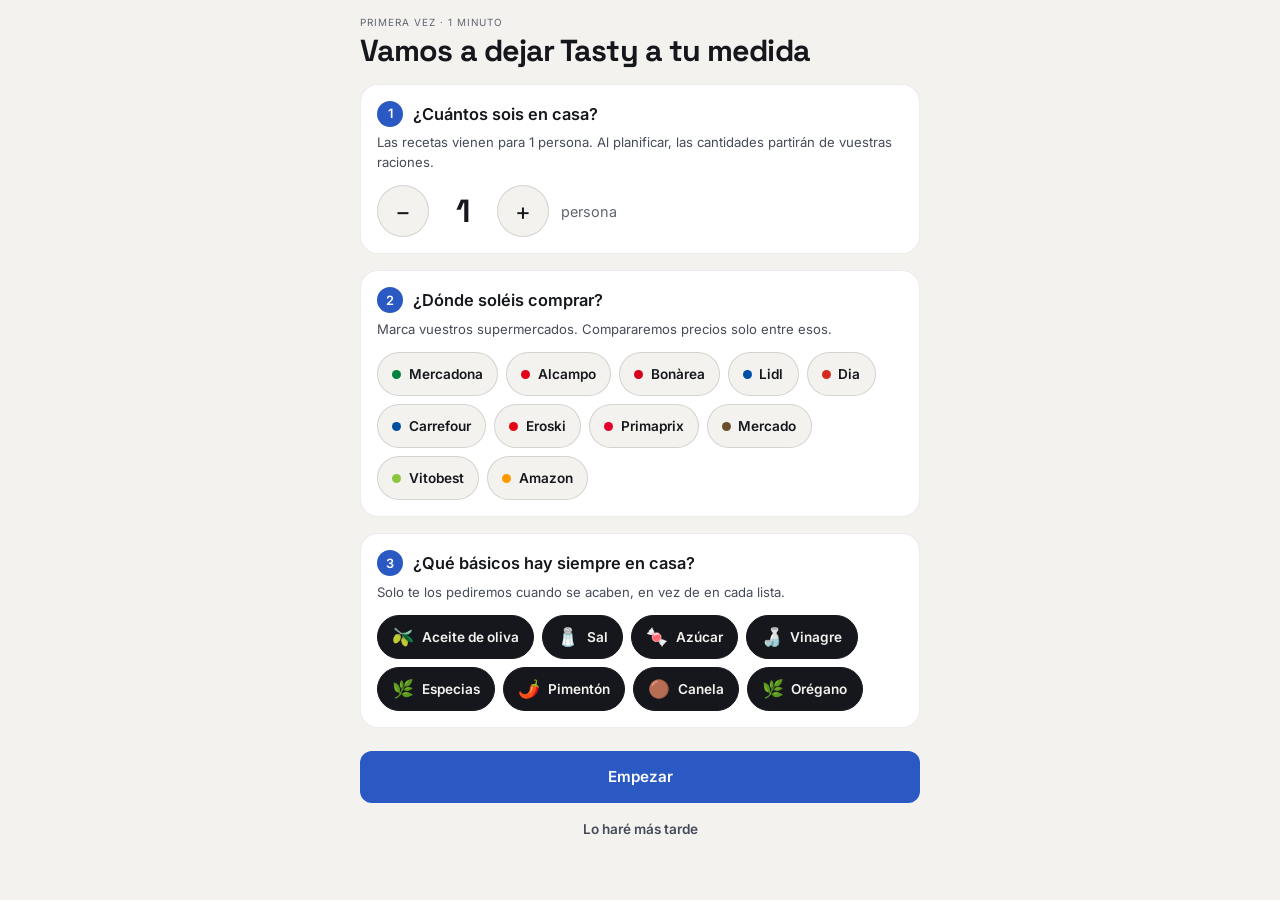
<file: index.html>
<!doctype html>
<html lang="es">
<head>
<meta charset="utf-8">
<meta name="viewport" content="width=device-width, initial-scale=1">
<title>Tasty</title>
<meta name="theme-color" content="#F3F2EE">
<!-- La app vive en /app/. Esta página solo existe para que el enlace del
     repositorio publicado (GitHub Pages) abra la app y no el README. -->
<meta http-equiv="refresh" content="0; url=app/">
<link rel="canonical" href="app/">
<style>
  body { margin: 0; min-height: 100vh; display: grid; place-items: center; background: #F3F2EE;
         color: #15171C; font: 16px/1.5 system-ui, sans-serif; text-align: center; padding: 1rem; }
  a { color: #2B59C3; font-weight: 600; }
</style>
</head>
<body>
  <p>Abriendo Tasty… Si no se abre sola, <a href="app/">pulsa aquí</a>.</p>
  <script>location.replace('app/' + location.search + location.hash);</script>
</body>
</html>
</file>
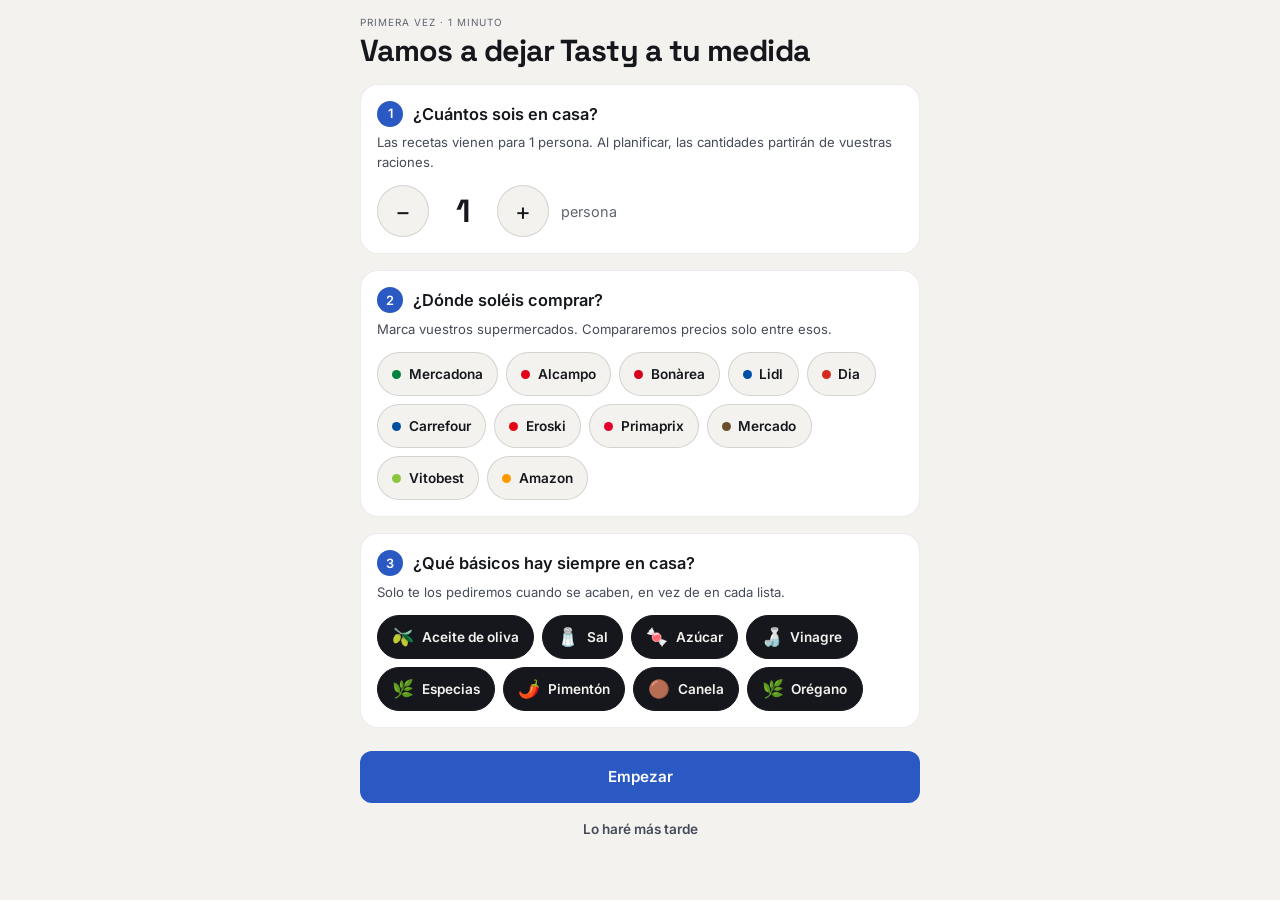
<file: app/index.html>
<!DOCTYPE html>
<html lang="es">
<head>
<meta charset="utf-8">
<meta name="viewport" content="width=device-width, initial-scale=1, viewport-fit=cover, maximum-scale=1">
<title>Tasty</title>
<meta name="description" content="Tasty: lista de compra, despensa, recetas y control de gasto.">

<!-- El HTML es la pieza que decide qué versión de todo lo demás se
     pide. Si el navegador se queda con una copia vieja, seguirá
     cargando archivos antiguos por mucho que subas los nuevos. -->
<meta http-equiv="Cache-Control" content="no-cache, must-revalidate">
<meta http-equiv="Pragma" content="no-cache">

<!-- Comportamiento de app al añadir a la pantalla de inicio -->
<meta name="theme-color" content="#F3F2EE">
<meta name="mobile-web-app-capable" content="yes">
<meta name="apple-mobile-web-app-capable" content="yes">
<meta name="apple-mobile-web-app-status-bar-style" content="default">
<meta name="apple-mobile-web-app-title" content="Tasty">
<link rel="manifest" href="manifest.json">
<link rel="apple-touch-icon" href="iconos/app-180.png">
<link rel="icon" type="image/svg+xml" href="iconos/favicon.svg">
<link rel="icon" type="image/png" sizes="192x192" href="iconos/app-192.png">

<link rel="preload" href="fonts/inter.woff2" as="font" type="font/woff2" crossorigin>
<link rel="preload" href="fonts/space-grotesk.woff2" as="font" type="font/woff2" crossorigin>

<!-- Se aplica el tema antes de pintar nada para que abrir en
     oscuro no dé un fogonazo blanco -->
<script>
(function(){
  try {
    var t = localStorage.getItem('luckstudio_tema') || 'auto';
    document.documentElement.dataset.tema = t;
    var oscuro = t === 'oscuro' ||
      (t === 'auto' && matchMedia('(prefers-color-scheme: dark)').matches);
    document.querySelector('meta[name="theme-color"]').content =
      oscuro ? '#121418' : '#F3F2EE';
  } catch (e) {}
})();
</script>

<link rel="stylesheet" href="css/base.css?v=39">
<link rel="stylesheet" href="css/shell.css?v=39">
<link rel="stylesheet" href="css/grid.css?v=39">
<link rel="stylesheet" href="css/comprador.css?v=39">
<link rel="stylesheet" href="css/ficha.css?v=39">
<link rel="stylesheet" href="css/gastos.css?v=39">
<link rel="stylesheet" href="css/stats.css?v=39">
<link rel="stylesheet" href="css/admin.css?v=39">
<link rel="stylesheet" href="css/tiendas.css?v=39">
<link rel="stylesheet" href="css/listas.css?v=39">
<link rel="stylesheet" href="css/cesta.css?v=39">
<link rel="stylesheet" href="css/dieta.css?v=39">
<link rel="stylesheet" href="css/revision.css?v=39">
<link rel="stylesheet" href="css/historial.css?v=39">
<link rel="stylesheet" href="css/productos.css?v=39">
<link rel="stylesheet" href="css/ruta.css?v=39">
<link rel="stylesheet" href="css/cocina.css?v=39">
<link rel="stylesheet" href="css/tasty.css?v=39">
</head>

<body>

<div class="app">

  <!-- ================= BARRA SUPERIOR ================= -->
  <header class="barra">
    <div class="barra-fila">
      <div class="barra-titulo" id="titulo-barra">Tasty</div>
      <button class="barra-btn" id="menu" aria-label="Compartir y opciones">
        <svg viewBox="0 0 24 24" fill="currentColor">
          <circle cx="12" cy="5" r="1.6"/>
          <circle cx="12" cy="12" r="1.6"/>
          <circle cx="12" cy="19" r="1.6"/>
        </svg>
      </button>
    </div>

    <div id="herramientas">
      <div class="buscador">
        <label class="sr" for="buscar">Buscar productos</label>
        <input type="search" id="buscar" placeholder="Buscar producto"
               autocomplete="off" enterkeyhint="search">
        <button class="buscador-limpiar" id="limpiar" hidden>Limpiar</button>
      </div>

      <div class="conmutador" role="group" aria-label="Cómo agrupar el grid">
        <button data-vista-grid="frecuencia" aria-pressed="true">Frecuencia</button>
        <button data-vista-grid="tipo" aria-pressed="false">Tipo</button>
      </div>
    </div>
  </header>

  <!-- ================= CONTENIDO ================= -->
  <main class="vistas">
    <div class="vista" data-vista="grid"    id="v-grid"></div>
    <div class="vista" data-vista="resumen" id="v-resumen" hidden></div>
    <div class="vista" data-vista="gastos"  id="v-gastos" hidden></div>
    <div class="vista" data-vista="ajustes" id="v-ajustes" hidden></div>
    <div class="vista" data-vista="admin"   id="v-admin" hidden></div>
    <div class="vista" data-vista="precios" id="v-precios" hidden></div>
    <div class="vista" data-vista="tiendas" id="v-tiendas" hidden></div>
    <div class="vista" data-vista="importar" id="v-importar" hidden></div>
    <div class="vista" data-vista="recordatorios" id="v-recordatorios" hidden></div>
    <div class="vista" data-vista="listas" id="v-listas" hidden></div>
    <div class="vista" data-vista="cesta" id="v-cesta" hidden></div>
    <div class="vista" data-vista="hoy" id="v-hoy" hidden></div>
    <div class="vista" data-vista="menu" id="v-menu" hidden></div>
    <div class="vista" data-vista="despensa" id="v-despensa" hidden></div>
    <div class="vista" data-vista="receta" id="v-receta" hidden></div>
    <div class="vista" data-vista="dieta" id="v-dieta" hidden></div>
    <div class="vista" data-vista="historial" id="v-historial" hidden></div>
    <div class="vista" data-vista="productos" id="v-productos" hidden></div>
    <div class="vista" data-vista="ruta" id="v-ruta" hidden></div>
    <div class="vista" data-vista="tienda" id="v-tienda" hidden></div>
    <div class="vista" data-vista="comprador" id="v-comprador" hidden></div>
    <div class="vista" data-vista="ticket" id="v-ticket" hidden></div>
  </main>

  <!-- Pie fijo del modo comprador: total y finalizar -->
  <div class="cmp-pie" id="cmp-pie" hidden></div>

  <!-- ================= NAV INFERIOR ================= -->
  <nav class="nav" aria-label="Secciones">
    <button class="nav-btn" data-ir="hoy" aria-current="page">
      <svg viewBox="0 0 24 24" fill="none" stroke="currentColor" stroke-width="1.5"
           stroke-linecap="round" stroke-linejoin="round">
        <path d="M4 11.5 12 5l8 6.5"/><path d="M6 10v9.5h12V10"/><path d="M10 19.5v-5h4v5"/>
      </svg>
      <span>Hoy</span>
    </button>

    <button class="nav-btn" data-ir="menu">
      <svg viewBox="0 0 24 24" fill="none" stroke="currentColor" stroke-width="1.5"
           stroke-linecap="round" stroke-linejoin="round">
        <rect x="3.5" y="5" width="17" height="15" rx="2"/><path d="M3.5 10h17M8 3v4M16 3v4"/>
      </svg>
      <span class="nav-punto" id="punto-dieta" hidden aria-hidden="true"></span>
      <span>Menú</span>
    </button>

    <button class="nav-btn" data-ir="grid">
      <svg viewBox="0 0 24 24" fill="none" stroke="currentColor" stroke-width="1.5"
           stroke-linecap="round" stroke-linejoin="round">
        <path d="M8 4H6a1 1 0 0 0-1 1v15a1 1 0 0 0 1 1h12a1 1 0 0 0 1-1V5a1 1 0 0 0-1-1h-2"/>
        <path d="M9 2.5h6v3H9z"/>
        <path d="m8 11.5 1.4 1.4L12 10.3"/>
        <path d="M14.5 12.5h3M8 17h3.5M14.5 17h3"/>
      </svg>
      <span>Lista</span>
    </button>

    <button class="nav-btn" data-ir="resumen">
      <svg viewBox="0 0 24 24" fill="none" stroke="currentColor" stroke-width="1.5"
           stroke-linecap="round">
        <path d="M8 6h13M8 12h13M8 18h13M3.5 6h.01M3.5 12h.01M3.5 18h.01"/>
      </svg>
      <span class="nav-contador" id="contador" data-vacio="true">0</span>
      <span>Resumen</span>
    </button>

    <button class="nav-btn" data-ir="gastos">
      <svg viewBox="0 0 24 24" fill="none" stroke="currentColor" stroke-width="1.5"
           stroke-linecap="round" stroke-linejoin="round">
        <path d="M6 3v18l2-1.4 2 1.4 2-1.4 2 1.4 2-1.4 2 1.4V3l-2 1.4L14 3l-2 1.4L10 3 8 4.4 6 3Z"/>
        <path d="M10 8.5h4M10 12h4"/>
      </svg>
      <span class="nav-punto" hidden aria-hidden="true"></span>
      <span>Gastos</span>
    </button>

    <button class="nav-btn" data-ir="ajustes">
      <svg viewBox="0 0 24 24" fill="none" stroke="currentColor" stroke-width="1.5">
        <circle cx="12" cy="12" r="3"/>
        <path d="M19.4 15a1.65 1.65 0 0 0 .33 1.82l.06.06a2 2 0 1 1-2.83 2.83l-.06-.06a1.65 1.65 0 0 0-1.82-.33 1.65 1.65 0 0 0-1 1.51V21a2 2 0 1 1-4 0v-.09A1.65 1.65 0 0 0 9 19.4a1.65 1.65 0 0 0-1.82.33l-.06.06a2 2 0 1 1-2.83-2.83l.06-.06A1.65 1.65 0 0 0 4.6 15a1.65 1.65 0 0 0-1.51-1H3a2 2 0 1 1 0-4h.09A1.65 1.65 0 0 0 4.6 9a1.65 1.65 0 0 0-.33-1.82l-.06-.06a2 2 0 1 1 2.83-2.83l.06.06A1.65 1.65 0 0 0 9 4.6a1.65 1.65 0 0 0 1-1.51V3a2 2 0 1 1 4 0v.09a1.65 1.65 0 0 0 1 1.51 1.65 1.65 0 0 0 1.82-.33l.06-.06a2 2 0 1 1 2.83 2.83l-.06.06A1.65 1.65 0 0 0 19.4 9V9a1.65 1.65 0 0 0 1.51 1H21a2 2 0 1 1 0 4h-.09a1.65 1.65 0 0 0-1.51 1z"/>
      </svg>
      <span>Ajustes</span>
    </button>
  </nav>

</div>

<!-- ================= HOJA INFERIOR ================= -->
<div class="hoja-fondo" id="hoja-fondo" hidden>
  <div class="hoja" role="dialog" aria-modal="true" aria-labelledby="hoja-titulo">
    <p class="hoja-titulo" id="hoja-titulo"></p>
    <div id="hoja-cuerpo"></div>
  </div>
</div>

<!-- ================= FICHA DE PRODUCTO ================= -->
<div class="hoja-fondo" id="ficha-fondo" hidden>
  <div class="hoja" role="dialog" aria-modal="true" aria-label="Ficha del producto">
    <div id="ficha-cuerpo"></div>
  </div>
</div>

<div class="aviso" id="aviso" role="status" hidden></div>
<div class="aviso-accion" id="aviso-accion" role="status" hidden></div>

<!-- ============================================================
     PRECARGA DE MÓDULOS

     La app son 33 archivos de JavaScript que se importan unos a
     otros. Sin esto el navegador los va descubriendo en cascada:
     pide app.js, lee sus imports, pide esos, lee los suyos… En
     una conexión móvil eso son varios segundos de espera.

     Con modulepreload los pide todos a la vez desde el primer
     momento. Es la diferencia entre arrancar en medio segundo o
     en cinco.
     ============================================================ -->
<link rel="modulepreload" href="js/alias.js?v=39">
<link rel="modulepreload" href="js/app.js?v=39">
<link rel="modulepreload" href="js/almacen.js?v=39">
<link rel="modulepreload" href="js/catalogo-edit.js?v=39">
<link rel="modulepreload" href="js/cantidad.js?v=39">
<link rel="modulepreload" href="js/busqueda.js?v=39">
<link rel="modulepreload" href="js/basicos.js?v=39">
<link rel="modulepreload" href="js/hogar.js?v=39">
<link rel="modulepreload" href="js/cocina.js?v=39">
<link rel="modulepreload" href="js/color.js?v=39">
<link rel="modulepreload" href="js/compra.js?v=39">
<link rel="modulepreload" href="js/datos-io.js?v=39">
<link rel="modulepreload" href="js/escaner.js?v=39">
<link rel="modulepreload" href="js/despensa.js?v=39">
<link rel="modulepreload" href="js/estado.js?v=39">
<link rel="modulepreload" href="js/fusion.js?v=39">
<link rel="modulepreload" href="js/gastos.js?v=39">
<link rel="modulepreload" href="js/gemini.js?v=39">
<link rel="modulepreload" href="js/historial.js?v=39">
<link rel="modulepreload" href="js/iconos.js?v=39">
<link rel="modulepreload" href="js/listas.js?v=39">
<link rel="modulepreload" href="js/menu.js?v=39">
<link rel="modulepreload" href="js/precios.js?v=39">
<link rel="modulepreload" href="js/recetas.js?v=39">
<link rel="modulepreload" href="js/recordatorios.js?v=39">
<link rel="modulepreload" href="js/reposicion.js?v=39">
<link rel="modulepreload" href="js/ruta.js?v=39">
<link rel="modulepreload" href="js/secciones.js?v=39">
<link rel="modulepreload" href="js/unidades.js?v=39">
<link rel="modulepreload" href="js/stats.js?v=39">
<link rel="modulepreload" href="js/tema.js?v=39">
<link rel="modulepreload" href="js/tiendas.js?v=39">
<link rel="modulepreload" href="js/ui/admin.js?v=39">
<link rel="modulepreload" href="js/ui/cesta.js?v=39">
<link rel="modulepreload" href="js/ui/cantidad.js?v=39">
<link rel="modulepreload" href="js/ui/bienvenida.js?v=39">
<link rel="modulepreload" href="js/ui/comprador.js?v=39">
<link rel="modulepreload" href="js/ui/dieta.js?v=39">
<link rel="modulepreload" href="js/ui/despensa.js?v=39">
<link rel="modulepreload" href="js/ui/escaner.js?v=39">
<link rel="modulepreload" href="js/ui/ficha.js?v=39">
<link rel="modulepreload" href="js/ui/gastos.js?v=39">
<link rel="modulepreload" href="js/ui/historial.js?v=39">
<link rel="modulepreload" href="js/ui/grid.js?v=39">
<link rel="modulepreload" href="js/ui/importar.js?v=39">
<link rel="modulepreload" href="js/ui/listas.js?v=39">
<link rel="modulepreload" href="js/ui/productos.js?v=39">
<link rel="modulepreload" href="js/ui/acaba.js?v=39">
<link rel="modulepreload" href="js/ui/hoy.js?v=39">
<link rel="modulepreload" href="js/ui/menu.js?v=39">
<link rel="modulepreload" href="js/ui/receta.js?v=39">
<link rel="modulepreload" href="js/ui/receta-comun.js?v=39">
<link rel="modulepreload" href="js/ui/precios-panel.js?v=39">
<link rel="modulepreload" href="js/ui/recordatorios.js?v=39">
<link rel="modulepreload" href="js/ui/resumen.js?v=39">
<link rel="modulepreload" href="js/ui/ruta.js?v=39">
<link rel="modulepreload" href="js/ui/revision.js?v=39">
<link rel="modulepreload" href="js/ui/stats.js?v=39">
<link rel="modulepreload" href="js/ui/ticket.js?v=39">
<link rel="modulepreload" href="js/ui/tienda.js?v=39">
<link rel="modulepreload" href="js/ui/tiendas.js?v=39">
<link rel="modulepreload" href="js/url.js?v=39">
<link rel="modulepreload" href="js/util.js?v=39">
<link rel="modulepreload" href="datos/catalogo.js?v=39">
<link rel="modulepreload" href="datos/categorias.js?v=39">
<link rel="modulepreload" href="datos/fotos-recetas.js?v=39">
<link rel="modulepreload" href="datos/iconos.js?v=39">
<link rel="modulepreload" href="datos/recetas-dieta.js?v=39">
<link rel="modulepreload" href="datos/recetas-noviembre.js?v=39">
<link rel="modulepreload" href="datos/secciones.js?v=39">
<link rel="modulepreload" href="datos/tiendas.js?v=39">

<!-- ============================================================
     RED DE SEGURIDAD

     Si el JavaScript no llega a arrancar, la página se queda
     visible pero muerta y sin ninguna pista de por qué. Esto lo
     detecta, dice qué ha pasado de verdad y ofrece repararlo.

     Cuidado con los falsos positivos: en una conexión lenta la
     app puede tardar en arrancar sin que nada esté roto. Por eso
     el aviso por tiempo espera de sobra, comprueba antes si la
     app ya ha pintado algo, y desaparece solo si acaba llegando.
     ============================================================ -->
<script>
(function () {
  var arrancado = false;
  var motivo = null;

  window.addEventListener('lista-lista', function () {
    arrancado = true;
    var n = document.getElementById('fallo-carga');
    if (n) n.remove();          /* llegó tarde, pero llegó */
  });

  /* Errores de ejecución: lo más útil para saber qué pasa */
  window.addEventListener('error', function (e) {
    if (e.target && e.target.tagName === 'SCRIPT') {
      mostrar('No se pudo descargar un archivo',
              (e.target.src || 'script') + '\n\nSuele ser un archivo que falta ' +
              'en el servidor, o que se entrega con el tipo equivocado.');
      return;
    }
    if (e.message) {
      motivo = e.message + (e.filename ? '\n' + e.filename + ':' + e.lineno : '');
      mostrar('Error al ejecutar el código', motivo);
    }
  }, true);

  window.addEventListener('unhandledrejection', function (e) {
    motivo = 'Promesa rechazada: ' + (e.reason && (e.reason.message || e.reason));
    mostrar('Error al arrancar', motivo);
  });

  /* Aviso por tiempo, solo si de verdad no hay nada pintado */
  setTimeout(function () {
    if (arrancado) return;
    var grid = document.getElementById('v-grid');
    if (grid && grid.children.length) return;   /* está funcionando */
    mostrar('La app no ha llegado a arrancar',
            motivo || 'No ha dado ningún error, así que puede ser una conexión ' +
            'muy lenta o un archivo a medias en la caché. Prueba a reparar; si ' +
            'vuelve a pasar, revisa que estén subidos todos los archivos y el .htaccess.');
  }, 15000);

  function mostrar(titulo, detalle) {
    if (arrancado || document.getElementById('fallo-carga')) return;

    var n = document.createElement('div');
    n.id = 'fallo-carga';
    n.innerHTML =
      '<h2>' + titulo + '</h2>' +
      '<pre id="fallo-detalle"></pre>' +
      '<button id="fallo-reparar">Borrar caché y reintentar</button>' +
      '<button id="fallo-copiar" class="fallo-sec">Copiar el error</button>' +
      '<button id="fallo-cerrar" class="fallo-sec">Cerrar este aviso</button>' +
      '<p class="fallo-pista">Comprueba que están subidos todos los archivos ' +
      'del ZIP, incluido el <b>.htaccess</b>, que es el que hace que el ' +
      'servidor entregue los .js como text/javascript.</p>';
    document.body.appendChild(n);
    document.getElementById('fallo-detalle').textContent = detalle;

    document.getElementById('fallo-cerrar').onclick = function () { n.remove(); };

    document.getElementById('fallo-copiar').onclick = function () {
      var t = titulo + '\n' + detalle + '\n' + navigator.userAgent;
      if (navigator.clipboard) navigator.clipboard.writeText(t);
      this.textContent = 'Copiado';
    };

    document.getElementById('fallo-reparar').onclick = function () {
      this.textContent = 'Limpiando…';
      var fin = function () { location.reload(); };
      var tareas = [];
      try {
        if (window.caches) {
          tareas.push(caches.keys().then(function (k) {
            return Promise.all(k.map(function (x) { return caches.delete(x); }));
          }));
        }
        if (navigator.serviceWorker) {
          tareas.push(navigator.serviceWorker.getRegistrations().then(function (rs) {
            return Promise.all(rs.map(function (r) { return r.unregister(); }));
          }));
        }
        Promise.all(tareas).then(fin, fin);
        setTimeout(fin, 3000);          /* pase lo que pase, se recarga */
      } catch (e) { fin(); }
    };
  }
})();
</script>

<script type="module" src="js/app.js?v=39"></script>
</body>
</html>
</file>
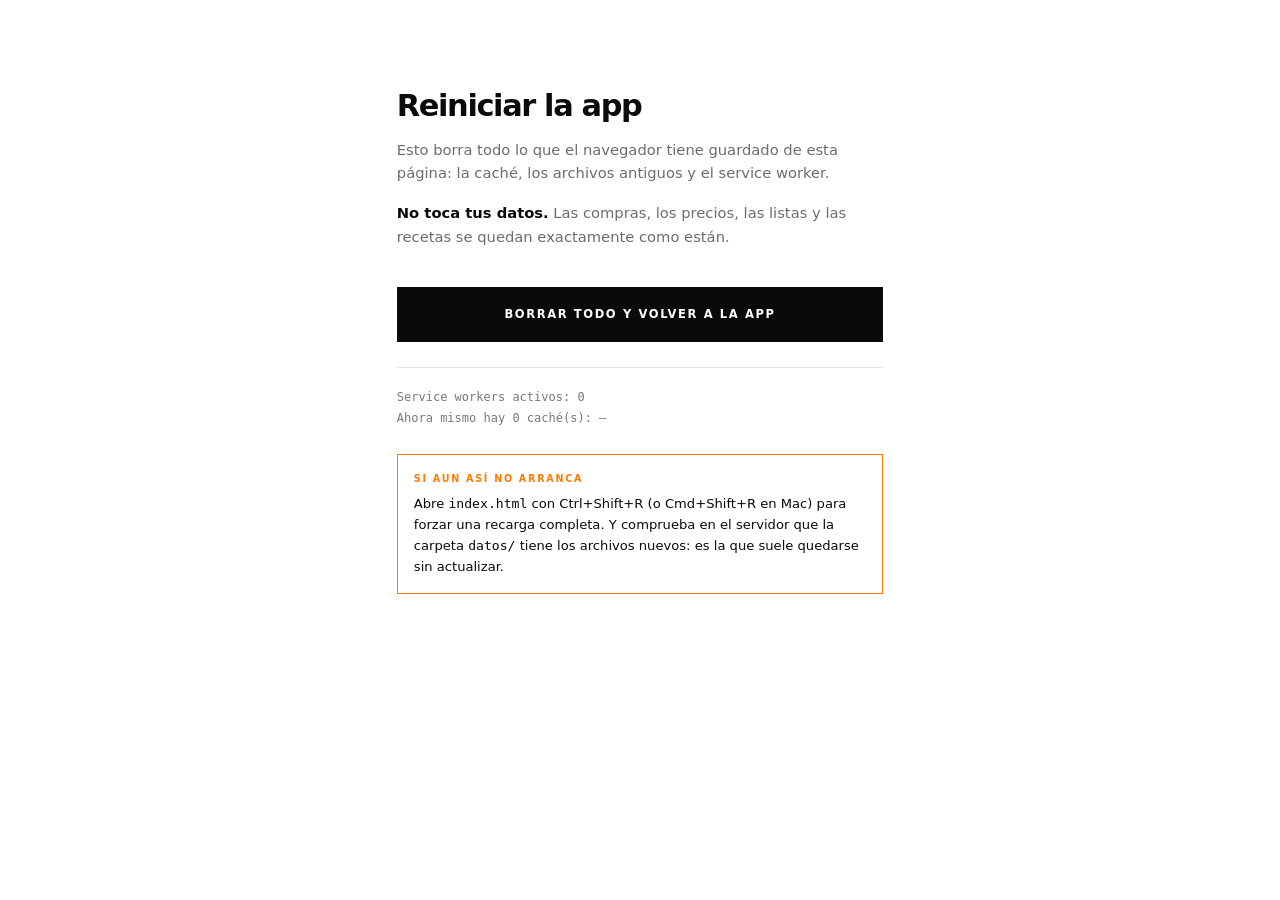
<file: app/reset.html>
<!DOCTYPE html>
<html lang="es">
<head>
<meta charset="utf-8">
<meta name="viewport" content="width=device-width, initial-scale=1">
<meta http-equiv="Cache-Control" content="no-cache, no-store, must-revalidate">
<meta http-equiv="Pragma" content="no-cache">
<meta http-equiv="Expires" content="0">
<title>Reiniciar · Tasty</title>

<!-- ============================================================
     PÁGINA DE REINICIO

     Deliberadamente tonta: un solo archivo, sin módulos, sin CSS
     externo, sin service worker. Así funciona incluso cuando la
     app está completamente rota por culpa de la caché.

     Lo que hace: borra todas las cachés, quita el service worker
     y vuelve a la app con una URL nueva que el navegador no puede
     tener guardada.

     NO TOCA TUS DATOS. Las compras, los precios, las listas y las
     recetas viven en localStorage, que esto ni roza.
     ============================================================ -->

<style>
  * { margin: 0; padding: 0; box-sizing: border-box; }
  body {
    font-family: -apple-system, BlinkMacSystemFont, 'Segoe UI', system-ui, sans-serif;
    font-weight: 300;
    background: #fff;
    color: #0a0a0a;
    padding: 10vh 6vw;
    max-width: 640px;
    margin: 0 auto;
    line-height: 1.6;
  }
  h1 {
    font-size: 1.9rem;
    font-weight: 800;
    letter-spacing: -0.045em;
    line-height: 1.05;
    margin-bottom: 1rem;
  }
  p { font-size: 0.92rem; color: rgba(10,10,10,0.6); margin-bottom: 1rem; }
  p b { color: #0a0a0a; font-weight: 700; }
  button {
    width: 100%;
    padding: 1.15rem;
    margin-top: 1.4rem;
    background: #0a0a0a;
    color: #fff;
    border: none;
    border-radius: 0;
    font: inherit;
    font-size: 0.72rem;
    font-weight: 700;
    letter-spacing: 0.14em;
    text-transform: uppercase;
    cursor: pointer;
  }
  button[disabled] { opacity: 0.45; }
  #log {
    margin-top: 1.6rem;
    padding-top: 1.2rem;
    border-top: 0.5px solid rgba(10,10,10,0.12);
    font-family: ui-monospace, SFMono-Regular, Menlo, monospace;
    font-size: 0.75rem;
    line-height: 1.7;
    color: rgba(10,10,10,0.55);
    white-space: pre-wrap;
  }
  .aviso {
    margin-top: 1.6rem;
    padding: 1rem;
    border: 0.5px solid #ff7b00;
    font-size: 0.82rem;
  }
  .aviso b {
    display: block;
    font-size: 0.6rem;
    font-weight: 700;
    letter-spacing: 0.18em;
    text-transform: uppercase;
    color: #ff7b00;
    margin-bottom: 0.4rem;
  }
</style>
</head>
<body>

<h1>Reiniciar la app</h1>

<p>Esto borra todo lo que el navegador tiene guardado de esta
página: la caché, los archivos antiguos y el service worker.</p>

<p><b>No toca tus datos.</b> Las compras, los precios, las listas y
las recetas se quedan exactamente como están.</p>

<button id="ir">Borrar todo y volver a la app</button>

<div id="log"></div>

<div class="aviso">
  <b>Si aun así no arranca</b>
  Abre <code>index.html</code> con Ctrl+Shift+R (o Cmd+Shift+R en Mac)
  para forzar una recarga completa. Y comprueba en el servidor que la
  carpeta <code>datos/</code> tiene los archivos nuevos: es la que
  suele quedarse sin actualizar.
</div>

<script>
(function () {
  var log = document.getElementById('log');
  var boton = document.getElementById('ir');

  function di(t) { log.textContent += t + '\n'; }

  boton.onclick = function () {
    boton.disabled = true;
    boton.textContent = 'Limpiando…';
    log.textContent = '';

    var tareas = [];

    /* 1. Cachés del service worker */
    if (window.caches) {
      tareas.push(
        caches.keys().then(function (claves) {
          if (!claves.length) { di('Cachés: no había ninguna'); return; }
          di('Cachés encontradas: ' + claves.join(', '));
          return Promise.all(claves.map(function (c) { return caches.delete(c); }))
            .then(function () { di('Cachés borradas'); });
        }).catch(function () { di('Cachés: no se pudieron leer'); })
      );
    } else {
      di('Cachés: este navegador no las usa');
    }

    /* 2. Service workers registrados */
    if (navigator.serviceWorker) {
      tareas.push(
        navigator.serviceWorker.getRegistrations().then(function (regs) {
          if (!regs.length) { di('Service worker: no había ninguno'); return; }
          di('Service workers: ' + regs.length);
          return Promise.all(regs.map(function (r) { return r.unregister(); }))
            .then(function () { di('Service workers retirados'); });
        }).catch(function () { di('Service worker: no se pudo leer'); })
      );
    }

    function terminar() {
      di('');
      di('Listo. Volviendo a la app…');
      /* La marca de tiempo en la URL hace imposible que el
         navegador sirva una copia guardada de index.html */
      setTimeout(function () {
        location.replace('./index.html?limpio=' + Date.now());
      }, 900);
    }

    Promise.all(tareas).then(terminar, terminar);
    setTimeout(terminar, 5000);   /* pase lo que pase, se sale de aquí */
  };

  /* Al abrir, se dice qué hay guardado ahora mismo */
  if (window.caches) {
    caches.keys().then(function (c) {
      di('Ahora mismo hay ' + c.length + ' caché(s): ' + (c.join(', ') || '—'));
    });
  }
  if (navigator.serviceWorker) {
    navigator.serviceWorker.getRegistrations().then(function (r) {
      di('Service workers activos: ' + r.length);
    });
  }
})();
</script>

</body>
</html>
</file>
<file: app/css/base.css>
/* ============================================================
   BASE — tokens del sistema visual de Tasty
   ------------------------------------------------------------
   TEMA
     El atributo data-tema del <html> manda:
       "auto"    sigue al sistema operativo (por defecto)
       "claro"   fuerza claro
       "oscuro"  fuerza oscuro

   En oscuro no se invierte sin más: el negro pasa a ser fondo
   y el acento naranja sube un punto de saturación porque sobre
   negro se apaga. Las líneas de medio píxel se mantienen, pero
   en blanco a muy baja opacidad, como en el footer del sitio.
   ============================================================ */

/* ---------- tipografías (guardadas en la app: funcionan sin conexión) ---------- */

@font-face {
  font-family: 'Space Grotesk';
  font-style: normal; font-weight: 400 700; font-display: swap;
  src: url(../fonts/space-grotesk.woff2) format('woff2');
}
@font-face {
  font-family: 'Inter';
  font-style: normal; font-weight: 400 700; font-display: swap;
  src: url(../fonts/inter.woff2) format('woff2');
}
@font-face {
  font-family: 'JetBrains Mono';
  font-style: normal; font-weight: 400 700; font-display: swap;
  src: url(../fonts/jetbrains-mono.woff2) format('woff2');
}

/* ============================================================
   TOKENS — «Papel, tinta y un color por tienda»
   ------------------------------------------------------------
   Nombres nuevos (papel, ticket, tinta...) y los de siempre
   como alias, para que todo el CSS existente los siga usando:
     --white  = el fondo de la app (papel)
     --black  = el color del texto (tinta)
     --off    = superficies elevadas: tarjetas, campos (ticket)
     --accent = el color de acento (azul base; cambia por tienda)
   ============================================================ */

:root {
  --papel:        #F3F2EE;
  --ticket:       #FFFFFF;
  --tinta:        #15171C;
  --tinta-suave:  #5F6573;
  --perforado:    #C9C6BE;
  --hay:          #1B6E45;     /* hay stock   */
  --acaba:        #9C4806;     /* se acaba    */
  --agotado:      #B42318;     /* agotado     */
  --acento:       #2B59C3;
  --sobre-acento: #FFFFFF;     /* texto sobre el acento */

  --black:  var(--tinta);
  --white:  var(--papel);
  --off:    var(--ticket);
  --accent: var(--acento);

  --muted:      var(--tinta-suave);
  --muted-2:    #454B58;
  --line:       rgba(21,23,28,0.14);
  --line-sutil: rgba(21,23,28,0.08);

  /* Esquinas */
  --r-sm: 8px;
  --r-md: 12px;
  --r-lg: 18px;
  --r-pill: 999px;

  /* Tipografías */
  --f-titulo: 'Space Grotesk', 'Inter', system-ui, sans-serif;
  --f-texto:  'Inter', -apple-system, BlinkMacSystemFont, 'Segoe UI', sans-serif;
  --f-mono:   'JetBrains Mono', var(--f-mono);

  /* Si el icono SVG hay que invertirlo o no en este tema */
  --invertir: 0;
  --invertir-sel: 1;

  --pad-x: 5vw;

  /* alturas del shell, se usan para reservar espacio */
  --barra-alto: 56px;
  --nav-alto: 64px;

  --curva: cubic-bezier(0.25, 0.46, 0.45, 0.94);

  /* zona segura de iPhone con notch */
  --safe-top: env(safe-area-inset-top, 0px);
  --safe-bottom: env(safe-area-inset-bottom, 0px);

  color-scheme: light;
}

/* Tema oscuro. Está dos veces a propósito: una para cuando lo
   pide el sistema y otra para cuando el usuario lo fuerza. */

:root[data-tema="oscuro"] {
  --papel:        #121418;
  --ticket:       #1C1F25;
  --tinta:        #F3F2EE;
  --tinta-suave:  #A7ACB8;
  --perforado:    #3A3E48;
  --hay:          #4CC38A;
  --acaba:        #F0A04B;
  --agotado:      #FF8A7A;
  --acento:       #86A5F5;
  --sobre-acento: #0E1013;

  --muted-2:    #C4C8D2;
  --line:       rgba(255,255,255,0.14);
  --line-sutil: rgba(255,255,255,0.08);

  --invertir: 1;
  --invertir-sel: 0;

  color-scheme: dark;
}

@media (prefers-color-scheme: dark) {
  :root:not([data-tema="claro"]) {
    --papel:        #121418;
    --ticket:       #1C1F25;
    --tinta:        #F3F2EE;
    --tinta-suave:  #A7ACB8;
    --perforado:    #3A3E48;
    --hay:          #4CC38A;
    --acaba:        #F0A04B;
    --agotado:      #FF8A7A;
    --acento:       #86A5F5;
    --sobre-acento: #0E1013;

    --muted-2:    #C4C8D2;
    --line:       rgba(255,255,255,0.14);
    --line-sutil: rgba(255,255,255,0.08);

    --invertir: 1;
    --invertir-sel: 0;

    color-scheme: dark;
  }
}

* { margin: 0; padding: 0; box-sizing: border-box; }

html {
  -webkit-text-size-adjust: 100%;
  height: 100%;
}

body {
  font-family: var(--f-texto);
  font-weight: 400;
  background: var(--white);
  color: var(--black);
  height: 100%;
  overflow: hidden;               /* el scroll vive dentro de .vista */
  overscroll-behavior: none;      /* sin rebote de recarga en iOS */
  -webkit-font-smoothing: antialiased;
  -webkit-tap-highlight-color: transparent;
}

button, input, textarea, select {
  font: inherit;
  color: inherit;
  background: none;
  border: none;
  border-radius: 0;                /* border-radius cero en todo */
  -webkit-appearance: none;
  appearance: none;
}

button { cursor: pointer; }

:focus-visible {
  outline: 2px solid var(--accent);
  outline-offset: 2px;
}

/* ---------- tipografía ---------- */

.titulo {
  font-family: var(--f-titulo);
  font-weight: 700;
  letter-spacing: -0.03em;
  line-height: 1.05;
}

/* El patrón de metadato de LuckStudio: minúscula pequeña,
   mayúsculas y letter-spacing amplio */
.label {
  font-size: 0.62rem;
  font-weight: 400;
  letter-spacing: 0.2em;
  text-transform: uppercase;
  color: var(--muted);
}

.oculto { display: none !important; }

/* Solo para lectores de pantalla */
.sr {
  position: absolute;
  width: 1px; height: 1px;
  overflow: hidden;
  clip: rect(0 0 0 0);
  white-space: nowrap;
}

/* ---------- animación ---------- */

@keyframes entrar {
  from { opacity: 0; transform: translateY(8px); }
  to   { opacity: 1; transform: none; }
}

@keyframes subir {
  from { transform: translateY(100%); }
  to   { transform: none; }
}

@media (prefers-reduced-motion: reduce) {
  *, *::before, *::after {
    animation-duration: 0.01ms !important;
    transition-duration: 0.01ms !important;
  }
}

/* ============================================================
   AVISO DE ARRANQUE FALLIDO
   Solo se ve si el JavaScript no ha llegado a funcionar
   ============================================================ */

#fallo-carga {
  position: fixed;
  inset: 0;
  z-index: 999;
  background: var(--white);
  padding: 12vh var(--pad-x) 0;
  overflow-y: auto;
}
#fallo-carga h2 {
  font-size: 1.4rem;
  font-weight: 800;
  letter-spacing: -0.04em;
  margin-bottom: 0.9rem;
}
#fallo-carga p {
  font-size: 0.88rem;
  line-height: 1.65;
  color: rgba(10,10,10,0.55);
  margin-bottom: 1.2rem;
}
#fallo-carga code {
  font-family: var(--f-mono);
  font-size: 0.78rem;
  word-break: break-all;
}
#fallo-carga pre {
  font-family: var(--f-mono);
  font-size: 0.72rem;
  line-height: 1.5;
  white-space: pre-wrap;
  word-break: break-word;
  background: #f5f4f0;
  padding: 0.9rem;
  margin-bottom: 1.2rem;
  max-height: 34vh;
  overflow-y: auto;
}
#fallo-carga button {
  width: 100%;
  padding: 1.05rem;
  margin-bottom: 0.5px;
  background: #0a0a0a;
  color: #fff;
  border: none;
  font: inherit;
  font-size: 0.72rem;
  font-weight: 700;
  letter-spacing: 0.14em;
  text-transform: uppercase;
  cursor: pointer;
}
#fallo-carga .fallo-sec {
  background: transparent;
  color: rgba(10,10,10,0.55);
  border: 0.5px solid rgba(10,10,10,0.12);
}
#fallo-carga .fallo-pista {
  font-size: 0.75rem;
  margin-top: 1.2rem;
}
</file>
<file: app/css/shell.css>
/* ============================================================
   SHELL — estructura tipo aplicación móvil
   Barra superior fija · contenido scrollable · nav inferior
   ============================================================ */

.app {
  display: flex;
  flex-direction: column;
  height: 100dvh;
  max-width: 640px;              /* en escritorio se comporta como app */
  margin: 0 auto;
  border-left: 0.5px solid var(--line);
  border-right: 0.5px solid var(--line);
}

/* ---------- barra superior ---------- */

.barra {
  flex: 0 0 auto;
  padding-top: var(--safe-top);
  background: var(--white);
  border-bottom: 0.5px solid var(--line);
  z-index: 20;
}

.barra-fila {
  height: var(--barra-alto);
  display: flex;
  align-items: center;
  gap: 0.75rem;
  padding: 0 var(--pad-x);
}

.barra-titulo {
  font-size: 0.72rem;
  font-weight: 700;
  letter-spacing: 0.18em;
  text-transform: uppercase;
  flex: 1;
  min-width: 0;
  white-space: nowrap;
  overflow: hidden;
  text-overflow: ellipsis;
}

.barra-btn {
  width: 34px;
  height: 34px;
  display: grid;
  place-items: center;
  color: var(--black);
  transition: opacity 0.22s var(--curva);
}
.barra-btn:hover  { opacity: 0.6; }
.barra-btn:active { opacity: 0.4; }
.barra-btn svg { width: 19px; height: 19px; }

/* ---------- buscador ---------- */

.buscador {
  display: flex;
  align-items: center;
  gap: 0.6rem;
  padding: 0 var(--pad-x) 0.7rem;
}

.buscador input {
  flex: 1;
  padding: 0.62rem 0.75rem;
  font-size: 0.9rem;
  font-weight: 400;
  background: var(--off);
  border: 0.5px solid transparent;
  transition: border-color 0.22s var(--curva);
}
.buscador input::placeholder { color: var(--muted); }
.buscador input:focus {
  outline: none;
  border-color: var(--black);
}

.buscador-limpiar {
  font-size: 0.68rem;
  letter-spacing: 0.14em;
  text-transform: uppercase;
  color: var(--muted-2);
}

/* ---------- conmutador de vista ---------- */

.conmutador {
  display: flex;
  border-top: 0.5px solid var(--line-sutil);
}

.conmutador button {
  flex: 1;
  padding: 0.62rem 0;
  font-size: 0.6rem;
  font-weight: 400;
  letter-spacing: 0.18em;
  text-transform: uppercase;
  color: var(--muted);
  position: relative;
  transition: color 0.22s var(--curva);
}

.conmutador button[aria-pressed="true"] {
  color: var(--black);
  font-weight: 700;
}

/* Marcador naranja: señala acción, no decora */
.conmutador button[aria-pressed="true"]::after {
  content: '';
  position: absolute;
  left: 0; right: 0; bottom: 0;
  height: 2px;
  background: var(--accent);
}

/* ---------- área de contenido ---------- */

.vistas {
  flex: 1 1 auto;
  position: relative;
  overflow: hidden;
}

.vista {
  position: absolute;
  inset: 0;
  overflow-y: auto;
  overscroll-behavior: contain;
  -webkit-overflow-scrolling: touch;
  padding-bottom: 2rem;
}

.vista[hidden] { display: none; }

/* ---------- nav inferior ---------- */

.nav {
  flex: 0 0 auto;
  display: flex;
  background: var(--white);
  border-top: 0.5px solid var(--line);
  padding-bottom: var(--safe-bottom);
  z-index: 20;
}

.nav-btn {
  flex: 1;
  height: var(--nav-alto);
  display: flex;
  flex-direction: column;
  align-items: center;
  justify-content: center;
  gap: 4px;
  color: var(--muted);
  position: relative;
  transition: color 0.22s var(--curva);
}

.nav-btn svg { width: 20px; height: 20px; }

.nav-btn span {
  font-size: 0.55rem;
  letter-spacing: 0.14em;
  text-transform: uppercase;
}

.nav-btn[aria-current="page"] { color: var(--black); }
.nav-btn[aria-current="page"] span { font-weight: 700; }

.nav-btn[aria-current="page"]::before {
  content: '';
  position: absolute;
  top: 0; left: 50%;
  transform: translateX(-50%);
  width: 22px; height: 2px;
  background: var(--accent);
}

/* Contador de artículos sobre el icono */
.nav-contador {
  position: absolute;
  top: 9px;
  left: 50%;
  margin-left: 6px;
  min-width: 16px;
  height: 16px;
  padding: 0 4px;
  background: var(--accent);
  color: var(--white);
  font-size: 0.55rem;
  font-weight: 700;
  letter-spacing: 0;
  display: grid;
  place-items: center;
}
.nav-contador[data-vacio="true"] { display: none; }

/* ---------- hoja inferior ---------- */

.hoja-fondo {
  position: fixed;
  inset: 0;
  background: rgba(10,10,10,0.35);
  z-index: 40;
  animation: entrar 0.2s var(--curva);
}
.hoja-fondo[hidden] { display: none; }

.hoja {
  position: absolute;
  left: 0; right: 0; bottom: 0;
  max-width: 640px;
  margin: 0 auto;
  max-height: 82dvh;
  overflow-y: auto;
  background: var(--white);
  padding: 1.4rem var(--pad-x) calc(1.6rem + var(--safe-bottom));
  animation: subir 0.3s var(--curva);
}

.hoja-titulo {
  font-size: 0.66rem;
  font-weight: 400;
  letter-spacing: 0.2em;
  text-transform: uppercase;
  color: var(--muted);
  margin-bottom: 1.2rem;
}

.hoja-opcion {
  width: 100%;
  display: flex;
  align-items: center;
  gap: 0.9rem;
  padding: 1rem 0;
  text-align: left;
  font-size: 0.95rem;
  border-bottom: 0.5px solid var(--line-sutil);
  transition: opacity 0.22s var(--curva);
}
.hoja-opcion:last-child { border-bottom: none; }
.hoja-opcion:active { opacity: 0.5; }
.hoja-opcion svg { width: 18px; height: 18px; flex: 0 0 auto; }
.hoja-opcion small {
  display: block;
  font-size: 0.72rem;
  color: var(--muted);
  margin-top: 2px;
}
.hoja-opcion.peligro { color: #c0392b; }

/* ---------- aviso flotante ---------- */

.aviso {
  position: fixed;
  left: 50%;
  bottom: calc(var(--nav-alto) + var(--safe-bottom) + 16px);
  transform: translateX(-50%);
  background: var(--black);
  color: var(--white);
  padding: 0.7rem 1.1rem;
  font-size: 0.78rem;
  letter-spacing: 0.04em;
  white-space: nowrap;
  z-index: 60;
  animation: entrar 0.25s var(--curva);
}
.aviso[hidden] { display: none; }

/* ---------- estado vacío ---------- */

.vacio {
  padding: 22vh var(--pad-x) 0;
  text-align: center;
}
.vacio p {
  font-size: 0.9rem;
  color: var(--muted-2);
  line-height: 1.7;
  max-width: 260px;
  margin: 0 auto;
}
.vacio strong {
  display: block;
  font-weight: 800;
  font-size: 1.15rem;
  letter-spacing: -0.03em;
  color: var(--black);
  margin-bottom: 0.6rem;
}

/* Punto naranja sobre una pestaña que reclama atención */
.nav-punto {
  position: absolute;
  top: 11px;
  left: 50%;
  margin-left: 7px;
  width: 6px;
  height: 6px;
  background: var(--accent);
}

/* ------------------------------------------------------------
   Con cinco pestañas el espacio por botón baja de 80 px en un
   móvil estrecho. Se aprieta la etiqueta y se recorta el margen
   para que ninguna palabra se parta en dos líneas.
   ------------------------------------------------------------ */
.nav-btn span:last-child {
  font-size: 0.52rem;
  letter-spacing: 0.1em;
  white-space: nowrap;
}
.nav-btn svg { width: 19px; height: 19px; }
.nav-btn { gap: 3px; padding: 0 2px; }

@media (min-width: 400px) {
  .nav-btn span:last-child { font-size: 0.55rem; letter-spacing: 0.13em; }
}

/* El contador y el punto se recolocan al haber menos ancho */
.nav-contador { margin-left: 4px; }
.nav-punto { margin-left: 5px; }
</file>
<file: app/css/grid.css>
/* ============================================================
   GRID — botones de producto
   ============================================================ */

.seccion { border-bottom: 0.5px solid var(--line-sutil); }

.seccion-cab {
  width: 100%;
  display: flex;
  align-items: center;
  gap: 0.7rem;
  padding: 1.1rem var(--pad-x) 0.8rem;
  text-align: left;
}

.seccion-cab h2 {
  font-size: 0.62rem;
  font-weight: 700;
  letter-spacing: 0.2em;
  text-transform: uppercase;
  flex: 1;
}

.seccion-cuenta {
  font-size: 0.62rem;
  font-weight: 400;
  letter-spacing: 0.1em;
  color: var(--muted);
}

.seccion-flecha {
  width: 10px; height: 10px;
  border-right: 1px solid var(--muted);
  border-bottom: 1px solid var(--muted);
  transform: rotate(45deg);
  transition: transform 0.3s var(--curva);
  margin-bottom: 3px;
}
.seccion[data-abierta="false"] .seccion-flecha {
  transform: rotate(-45deg);
  margin-bottom: -3px;
}

.seccion[data-abierta="false"] .grid { display: none; }

/* ---------- la rejilla ---------- */

.grid {
  display: grid;
  grid-template-columns: repeat(3, 1fr);
  gap: 0.5px;
  background: var(--line-sutil);
  padding: 0 0 0.5px;
  border-top: 0.5px solid var(--line-sutil);
}

@media (min-width: 420px) { .grid { grid-template-columns: repeat(4, 1fr); } }
@media (min-width: 560px) { .grid { grid-template-columns: repeat(5, 1fr); } }

/* ---------- botón de producto ---------- */

.prod {
  position: relative;
  aspect-ratio: 1 / 1;
  background: var(--white);
  display: flex;
  flex-direction: column;
  align-items: center;
  justify-content: center;
  gap: 0.45rem;
  padding: 0.5rem 0.35rem;
  transition: background 0.18s var(--curva), color 0.18s var(--curva);
}

.prod-icono {
  width: 30px;
  height: 30px;
  display: grid;
  place-items: center;
  font-size: 25px;
  line-height: 1;
  flex: 0 0 auto;
}
.prod-icono img {
  width: 100%; height: 100%;
  object-fit: contain;
}

/* Inicial como último recurso si no hay SVG ni emoji */
.prod-inicial {
  font-size: 1.05rem;
  font-weight: 800;
  letter-spacing: -0.04em;
  color: var(--muted);
}

.prod-nombre {
  font-size: 0.63rem;
  font-weight: 400;
  line-height: 1.25;
  text-align: center;
  letter-spacing: -0.005em;
  display: -webkit-box;
  -webkit-line-clamp: 2;
  -webkit-box-orient: vertical;
  overflow: hidden;
  word-break: break-word;
}

/* ---------- seleccionado ---------- */

.prod[aria-pressed="true"] {
  background: var(--black);
  color: var(--white);
}
.prod[aria-pressed="true"] .prod-inicial { color: rgba(255,255,255,0.45); }

/* Los SVG se dibujan en negro. Se invierten cuando hace falta
   para que siempre contrasten con el fondo que tienen detrás.
   Las variables las pone el tema en base.css */
.prod-icono img { filter: invert(var(--invertir)); }
.prod[aria-pressed="true"] .prod-icono img { filter: invert(var(--invertir-sel)); }

/* Marca naranja en la esquina: es el acento funcional */
.prod[aria-pressed="true"]::before {
  content: '';
  position: absolute;
  top: 0; right: 0;
  border-top: 12px solid var(--accent);
  border-left: 12px solid transparent;
}

.prod-cant {
  position: absolute;
  bottom: 5px; right: 6px;
  font-size: 0.62rem;
  font-weight: 700;
  letter-spacing: 0;
  color: var(--accent);
}
.prod-cant[hidden] { display: none; }

.prod:active { opacity: 0.75; }

/* ---------- sin resultados ---------- */

.sin-resultados {
  padding: 3rem var(--pad-x);
  text-align: center;
}
.sin-resultados p {
  font-size: 0.85rem;
  color: var(--muted-2);
  margin-bottom: 1.2rem;
}
.sin-resultados button {
  font-size: 0.68rem;
  font-weight: 700;
  letter-spacing: 0.12em;
  text-transform: uppercase;
  padding: 0.8rem 1.3rem;
  background: var(--black);
  color: var(--white);
}

/* ============================================================
   RESUMEN
   ============================================================ */

.res-cab {
  padding: 2rem var(--pad-x) 1.4rem;
  border-bottom: 0.5px solid var(--line);
}
.res-cab h1 {
  font-size: 2rem;
  font-weight: 800;
  letter-spacing: -0.045em;
  line-height: 1;
}
.res-cab p {
  font-size: 0.62rem;
  letter-spacing: 0.2em;
  text-transform: uppercase;
  color: var(--muted);
  margin-top: 0.6rem;
}

.res-grupo-cab {
  padding: 1.5rem var(--pad-x) 0.5rem;
  font-size: 0.6rem;
  font-weight: 400;
  letter-spacing: 0.2em;
  text-transform: uppercase;
  color: var(--muted);
}

.res-linea {
  display: flex;
  align-items: center;
  gap: 0.8rem;
  padding: 0.85rem var(--pad-x);
  border-bottom: 0.5px solid var(--line-sutil);
}

.res-icono {
  width: 22px; height: 22px;
  display: grid; place-items: center;
  font-size: 19px; line-height: 1;
  flex: 0 0 auto;
}
.res-icono img {
  width: 100%; height: 100%; object-fit: contain;
  filter: invert(var(--invertir));
}

.res-nombre {
  flex: 1;
  font-size: 0.92rem;
  font-weight: 400;
  min-width: 0;
}
.res-nombre em {
  display: block;
  font-style: normal;
  font-size: 0.6rem;
  letter-spacing: 0.16em;
  text-transform: uppercase;
  color: var(--muted);
  margin-top: 2px;
}

.res-pasos {
  display: flex;
  align-items: center;
  border: 0.5px solid var(--line);
  flex: 0 0 auto;
}
.res-pasos button {
  width: 32px; height: 30px;
  display: grid; place-items: center;
  font-size: 1rem;
  font-weight: 400;
  color: var(--muted-2);
  transition: background 0.18s var(--curva), color 0.18s var(--curva);
}
.res-pasos button:active { background: var(--off); color: var(--black); }
.res-pasos span {
  min-width: 26px;
  text-align: center;
  font-size: 0.82rem;
  font-weight: 700;
}

.res-quitar {
  width: 30px; height: 30px;
  display: grid; place-items: center;
  color: var(--muted);
  flex: 0 0 auto;
}
.res-quitar svg { width: 15px; height: 15px; }

/* ---------- añadir a mano ---------- */

.res-anadir {
  display: flex;
  gap: 0.5px;
  margin: 1.5rem var(--pad-x) 0;
  border: 0.5px solid var(--line);
}
.res-anadir input {
  flex: 1;
  padding: 0.8rem 0.85rem;
  font-size: 0.88rem;
}
.res-anadir input:focus { outline: none; background: var(--off); }
.res-anadir button {
  padding: 0 1.1rem;
  background: var(--black);
  color: var(--white);
  font-size: 0.66rem;
  font-weight: 700;
  letter-spacing: 0.12em;
  text-transform: uppercase;
}

/* ---------- acciones ---------- */

.res-acciones {
  padding: 1.8rem var(--pad-x) 0;
  display: flex;
  flex-direction: column;
  gap: 0.6rem;
}

.btn-principal {
  width: 100%;
  padding: 1.05rem;
  background: var(--black);
  color: var(--white);
  font-size: 0.72rem;
  font-weight: 700;
  letter-spacing: 0.14em;
  text-transform: uppercase;
  display: flex;
  align-items: center;
  justify-content: center;
  gap: 0.6rem;
  transition: opacity 0.22s var(--curva);
}
.btn-principal:hover  { opacity: 0.78; }
.btn-principal:active { opacity: 0.6; }
.btn-principal svg { width: 16px; height: 16px; }

.btn-secundario {
  width: 100%;
  padding: 1.05rem;
  border: 0.5px solid var(--line);
  color: var(--muted-2);
  font-size: 0.72rem;
  font-weight: 700;
  letter-spacing: 0.14em;
  text-transform: uppercase;
  transition: color 0.22s var(--curva), border-color 0.22s var(--curva);
}
.btn-secundario:hover {
  color: var(--black);
  border-color: var(--black);
}

/* ============================================================
   AJUSTES (placeholder de fases siguientes)
   ============================================================ */

.aj-bloque {
  padding: 1.6rem var(--pad-x);
  border-bottom: 0.5px solid var(--line-sutil);
}
.aj-bloque h2 {
  font-size: 0.62rem;
  font-weight: 700;
  letter-spacing: 0.2em;
  text-transform: uppercase;
  margin-bottom: 0.9rem;
}
.aj-bloque p {
  font-size: 0.85rem;
  font-weight: 400;
  line-height: 1.65;
  color: var(--muted-2);
}
.aj-dato {
  display: flex;
  justify-content: space-between;
  padding: 0.55rem 0;
  font-size: 0.82rem;
  border-bottom: 0.5px solid var(--line-sutil);
}
.aj-dato:last-child { border-bottom: none; }
.aj-dato span:last-child { color: var(--muted); }

.aj-proximo {
  display: flex;
  align-items: baseline;
  gap: 0.7rem;
  padding: 0.6rem 0;
  font-size: 0.85rem;
  color: var(--muted-2);
}
.aj-proximo b {
  font-size: 0.58rem;
  font-weight: 700;
  letter-spacing: 0.16em;
  color: var(--muted);
  flex: 0 0 auto;
}

/* La esquina de un producto seleccionado lo saca de la lista.
   Solo aparece cuando el producto está en la lista. */
.prod-quitar {
  position: absolute;
  top: 0; right: 0;
  width: 26px; height: 26px;
  display: grid;
  place-items: center;
  font-size: 0.72rem;
  line-height: 1;
  color: var(--white);
  z-index: 2;
}
.prod[aria-pressed="true"]::before { z-index: 1; }
.prod-quitar:active { opacity: 0.5; }

/* ---------- sugeridos ---------- */

.seccion-sug { border-bottom: 0.5px solid var(--line); }
.seccion-sug .seccion-cab h2 { color: var(--accent); }

.prod-sug { padding-bottom: 1.1rem; }

/* Cuánto hace que se compró: es el dato que hace decidir */
.prod-hace {
  position: absolute;
  bottom: 5px; left: 0; right: 0;
  text-align: center;
  font-size: 0.52rem;
  letter-spacing: 0.1em;
  text-transform: uppercase;
  color: var(--muted);
}
.prod[aria-pressed="true"] .prod-hace { color: rgba(255,255,255,0.55); }

.prod-descartar {
  position: absolute;
  top: 0; left: 0;
  width: 24px; height: 24px;
  display: grid;
  place-items: center;
  font-size: 0.7rem;
  color: var(--muted);
  z-index: 2;
}
.prod-descartar:active { opacity: 0.4; }
.prod[aria-pressed="true"] .prod-descartar { color: rgba(255,255,255,0.5); }
</file>
<file: app/css/comprador.css>
/* ============================================================
   COMPRADOR — checklist en el supermercado
   ============================================================ */

/* En modo comprador no hay nav inferior: solo hay una cosa que
   hacer. La barra de abajo la ocupa el total y el botón. */
body[data-modo="comprador"] .nav { display: none; }

/* ---------- cabecera con progreso ---------- */

.cmp-cab {
  padding: 1.6rem var(--pad-x) 1.2rem;
  border-bottom: 0.5px solid var(--line);
}

.cmp-cab h1 {
  font-size: 1.9rem;
  font-weight: 800;
  letter-spacing: -0.045em;
  line-height: 1;
}

.cmp-meta {
  display: flex;
  justify-content: space-between;
  align-items: baseline;
  margin-top: 0.7rem;
  font-size: 0.62rem;
  letter-spacing: 0.18em;
  text-transform: uppercase;
  color: var(--muted);
}

.cmp-barra {
  height: 3px;
  background: var(--line-sutil);
  margin-top: 0.9rem;
  overflow: hidden;
}
.cmp-barra i {
  display: block;
  height: 100%;
  background: var(--accent);
  transition: width 0.4s var(--curva);
}

/* ---------- líneas ---------- */

.cmp-grupo {
  padding: 1.4rem var(--pad-x) 0.4rem;
  font-size: 0.6rem;
  font-weight: 400;
  letter-spacing: 0.2em;
  text-transform: uppercase;
  color: var(--muted);
}

.cmp-linea {
  display: grid;
  grid-template-columns: 26px 1fr auto;
  align-items: center;
  gap: 0.8rem;
  padding: 0.75rem var(--pad-x);
  border-bottom: 0.5px solid var(--line-sutil);
  transition: opacity 0.28s var(--curva);
}

/* Cogido: se atenúa y se tacha, pero sigue ahí */
.cmp-linea[data-hecho="true"] { opacity: 0.42; }
.cmp-linea[data-hecho="true"] .cmp-nombre { text-decoration: line-through; }

.cmp-check {
  width: 22px; height: 22px;
  border: 1px solid var(--muted);
  display: grid; place-items: center;
  transition: background 0.2s var(--curva), border-color 0.2s var(--curva);
}
.cmp-check svg { width: 13px; height: 13px; opacity: 0; color: var(--white); }
.cmp-linea[data-hecho="true"] .cmp-check {
  background: var(--black);
  border-color: var(--black);
}
.cmp-linea[data-hecho="true"] .cmp-check svg { opacity: 1; }

.cmp-cuerpo { min-width: 0; }

.cmp-nombre {
  font-size: 0.95rem;
  font-weight: 400;
  display: flex;
  align-items: baseline;
  gap: 0.4rem;
}
.cmp-nombre b {
  font-size: 0.72rem;
  font-weight: 700;
  color: var(--accent);
}

.cmp-pasos {
  display: flex;
  align-items: center;
  gap: 0.4rem;
  margin-top: 0.3rem;
  font-size: 0.6rem;
  letter-spacing: 0.14em;
  text-transform: uppercase;
  color: var(--muted);
}
.cmp-pasos button {
  width: 22px; height: 20px;
  border: 0.5px solid var(--line);
  display: grid; place-items: center;
  font-size: 0.85rem;
  color: var(--muted-2);
}

/* ---------- precio ---------- */

.cmp-precio {
  display: flex;
  align-items: center;
  gap: 2px;
  border: 0.5px solid var(--line);
  padding: 0.35rem 0.5rem;
}
.cmp-precio input {
  width: 52px;
  text-align: right;
  font-size: 0.9rem;
  font-weight: 700;
  letter-spacing: -0.02em;
}
.cmp-precio input:focus { outline: none; }
.cmp-precio input::placeholder { color: var(--muted); font-weight: 400; }
.cmp-precio span { font-size: 0.82rem; color: var(--muted); }

/* Hasta que no se coge el producto no se pide el precio:
   así la lista no se ensucia mientras aún estás buscando */
.cmp-linea[data-hecho="false"] .cmp-precio { display: none; }

.cmp-quitar {
  width: 28px; height: 28px;
  display: grid; place-items: center;
  color: var(--muted);
}
.cmp-quitar svg { width: 14px; height: 14px; }

/* ---------- añadir en el súper ---------- */

.cmp-anadir {
  display: flex;
  margin: 1.4rem var(--pad-x) 0;
  border: 0.5px solid var(--line);
}
.cmp-anadir input { flex: 1; padding: 0.8rem 0.85rem; font-size: 0.88rem; }
.cmp-anadir input:focus { outline: none; background: var(--off); }
.cmp-anadir button {
  padding: 0 1.1rem;
  background: var(--black);
  color: var(--white);
  font-size: 0.66rem;
  font-weight: 700;
  letter-spacing: 0.12em;
  text-transform: uppercase;
}

/* ---------- pie fijo con el total ---------- */

.cmp-pie {
  flex: 0 0 auto;
  background: var(--white);
  border-top: 0.5px solid var(--line);
  padding: 0.9rem var(--pad-x) calc(0.9rem + var(--safe-bottom));
}

.cmp-total {
  display: flex;
  justify-content: space-between;
  align-items: baseline;
  margin-bottom: 0.8rem;
}
.cmp-total span {
  font-size: 0.6rem;
  letter-spacing: 0.2em;
  text-transform: uppercase;
  color: var(--muted);
}
.cmp-total b {
  font-size: 1.6rem;
  font-weight: 800;
  letter-spacing: -0.045em;
}

/* ============================================================
   TICKET
   ============================================================ */

.tk-hoja {
  background: var(--off);
  padding: 2rem var(--pad-x) 2.4rem;
  margin: 1.2rem var(--pad-x) 0;
}

.tk-cab {
  text-align: center;
  padding-bottom: 1.3rem;
  border-bottom: 0.5px dashed var(--line);
}
.tk-cab h2 {
  font-size: 0.72rem;
  font-weight: 700;
  letter-spacing: 0.3em;
  text-transform: uppercase;
}
.tk-cab p {
  font-size: 0.62rem;
  letter-spacing: 0.14em;
  text-transform: uppercase;
  color: var(--muted);
  margin-top: 0.5rem;
}

.tk-linea {
  display: flex;
  justify-content: space-between;
  gap: 1rem;
  padding: 0.5rem 0;
  font-size: 0.85rem;
  font-weight: 400;
  border-bottom: 0.5px solid var(--line-sutil);
}
.tk-linea span:first-child { min-width: 0; }
.tk-linea em {
  font-style: normal;
  color: var(--muted);
  font-size: 0.75rem;
  margin-left: 0.3rem;
}
.tk-linea b { font-weight: 400; white-space: nowrap; }
.tk-linea[data-nuevo="true"] span:first-child::before {
  content: '+ ';
  color: var(--accent);
  font-weight: 700;
}

.tk-total {
  display: flex;
  justify-content: space-between;
  align-items: baseline;
  margin-top: 1.2rem;
  padding-top: 1.1rem;
  border-top: 0.5px dashed var(--line);
}
.tk-total span {
  font-size: 0.62rem;
  letter-spacing: 0.24em;
  text-transform: uppercase;
  color: var(--muted);
}
.tk-total b {
  font-size: 1.8rem;
  font-weight: 800;
  letter-spacing: -0.05em;
}

.tk-nota {
  margin-top: 1.2rem;
  font-size: 0.72rem;
  line-height: 1.6;
  color: var(--muted-2);
}
.tk-nota b {
  display: block;
  font-size: 0.58rem;
  font-weight: 700;
  letter-spacing: 0.18em;
  text-transform: uppercase;
  color: var(--muted);
  margin-bottom: 0.3rem;
}

/* ---------- selector de supermercado ---------- */

.cmp-tiendas {
  display: flex;
  flex-wrap: wrap;
  gap: 0.4rem;
  margin-top: 0.9rem;
}
.cmp-tiendas button {
  padding: 0.5rem 0.8rem;
  border: 0.5px solid var(--line);
  font-size: 0.68rem;
  letter-spacing: 0.06em;
  color: var(--muted-2);
  transition: all 0.2s var(--curva);
}
.cmp-tiendas button[aria-pressed="true"] {
  background: var(--black);
  border-color: var(--black);
  color: var(--white);
  font-weight: 700;
}

/* ---------- historial en ajustes ---------- */

.tk-fila {
  display: flex;
  justify-content: space-between;
  align-items: baseline;
  width: 100%;
  padding: 0.75rem 0;
  border-bottom: 0.5px solid var(--line-sutil);
  text-align: left;
}
.tk-fila span { font-size: 0.85rem; font-weight: 400; }
.tk-fila span em {
  display: block;
  font-style: normal;
  font-size: 0.6rem;
  letter-spacing: 0.14em;
  text-transform: uppercase;
  color: var(--muted);
  margin-top: 2px;
}
.tk-fila b { font-size: 0.95rem; font-weight: 700; letter-spacing: -0.02em; }

/* ============================================================
   TICKET · versión con sello, hora y código de barras
   ============================================================ */

.tk-hoja { --marca: var(--muted); position: relative; }

/* Filo de color de la tienda, arriba del ticket */
.tk-hoja::before {
  content: '';
  position: absolute;
  top: 0; left: 0; right: 0;
  height: 3px;
  background: var(--marca);
}

/* ---------- sello de la tienda ---------- */

.tk-sello {
  display: flex;
  align-items: center;
  gap: 0.8rem;
  padding-bottom: 1.1rem;
}
.tk-sello i {
  width: 42px; height: 42px;
  display: grid; place-items: center;
  background: var(--marca);
  color: #fff;
  font-style: normal;
  font-size: 0.92rem;
  font-weight: 800;
  letter-spacing: -0.03em;
  flex: 0 0 auto;
}
.tk-sello span {
  font-size: 0.78rem;
  font-weight: 700;
  letter-spacing: 0.22em;
  text-transform: uppercase;
}

.tk-cab {
  text-align: left;
  padding-bottom: 1.2rem;
  border-bottom: 0.5px dashed var(--line);
}
.tk-cab p {
  font-size: 0.62rem;
  letter-spacing: 0.14em;
  text-transform: uppercase;
  color: var(--muted);
}
.tk-dur { margin-top: 0.3rem; }

.tk-lineas { padding-top: 0.4rem; }

/* Los precios estimados se ven distintos: son previsión */
.tk-linea[data-estimado="true"] b {
  opacity: 0.6;
  font-style: italic;
}
.tk-linea[data-estimado="true"] b::after {
  content: ' ~';
  font-style: normal;
}

/* ---------- forma de pago ---------- */

.tk-pago {
  display: flex;
  align-items: center;
  gap: 0.55rem;
  margin-top: 1rem;
  padding-top: 0.9rem;
  border-top: 0.5px dashed var(--line);
  font-size: 0.68rem;
  letter-spacing: 0.14em;
  text-transform: uppercase;
  color: var(--muted-2);
}
.tk-pago svg { width: 17px; height: 17px; flex: 0 0 auto; }

/* ---------- código de barras ---------- */

.tk-barras {
  margin-top: 1.6rem;
  padding-top: 1.2rem;
  border-top: 0.5px dashed var(--line);
}
.tk-barras svg {
  width: 100%;
  height: 42px;
  display: block;
  fill: var(--black);
}
.tk-barras span {
  display: block;
  text-align: center;
  margin-top: 0.5rem;
  font-family: var(--f-mono);
  font-size: 0.68rem;
  letter-spacing: 0.24em;
  color: var(--muted);
}

/* ---------- selector de forma de pago en el pie ---------- */

.cmp-pago {
  display: flex;
  gap: 0.5px;
  margin-top: 0.6rem;
}
.cmp-pago button {
  flex: 1;
  display: flex;
  align-items: center;
  justify-content: center;
  gap: 0.45rem;
  padding: 0.6rem 0;
  border: 0.5px solid var(--line);
  font-size: 0.62rem;
  letter-spacing: 0.12em;
  text-transform: uppercase;
  color: var(--muted-2);
  transition: all 0.2s var(--curva);
}
.cmp-pago button svg { width: 15px; height: 15px; }
.cmp-pago button[aria-pressed="true"] {
  background: var(--black);
  border-color: var(--black);
  color: var(--white);
  font-weight: 700;
}

/* Las tiendas llevan su color de marca en el borde al elegirlas */
.cmp-tiendas button[aria-pressed="true"] {
  background: var(--marca, var(--black));
  border-color: var(--marca, var(--black));
}

/* Un precio estimado se distingue del escrito a mano */
.cmp-precio input[data-estimado="true"] {
  opacity: 0.62;
  font-style: italic;
}

/* Previsión de lo que costará la compra entera, contando lo que
   aún no está en el carro pero cuyo precio ya se conoce */
.cmp-prevision {
  display: flex;
  justify-content: space-between;
  align-items: baseline;
  margin: -0.4rem 0 0.8rem;
  padding-top: 0.45rem;
  border-top: 0.5px solid var(--line-sutil);
}
.cmp-prevision span {
  font-size: 0.58rem;
  letter-spacing: 0.16em;
  text-transform: uppercase;
  color: var(--muted);
}
.cmp-prevision b {
  font-size: 0.88rem;
  font-weight: 700;
  letter-spacing: -0.025em;
  color: var(--muted-2);
}

/* ---------- descuentos ---------- */

.tk-desc {
  font-style: normal;
  font-size: 0.68rem;
  color: var(--accent);
  margin-left: 0.4rem;
}

.tk-ahorro {
  display: flex;
  justify-content: space-between;
  align-items: baseline;
  margin-top: 0.9rem;
  padding-top: 0.7rem;
  border-top: 0.5px dashed var(--line);
}
.tk-ahorro span {
  font-size: 0.6rem;
  letter-spacing: 0.2em;
  text-transform: uppercase;
  color: var(--muted);
}
.tk-ahorro b {
  font-size: 1rem;
  font-weight: 800;
  letter-spacing: -0.03em;
  color: var(--accent);
}

/* Campo de descuento en la checklist, junto al precio */
.cmp-desc {
  display: flex;
  align-items: center;
  gap: 2px;
  border: 0.5px solid var(--line);
  padding: 0.3rem 0.4rem;
  margin-top: 0.3rem;
}
.cmp-desc input {
  width: 40px;
  text-align: right;
  font-size: 0.78rem;
  font-weight: 700;
  color: var(--accent);
}
.cmp-desc input:focus { outline: none; }
.cmp-desc span { font-size: 0.62rem; color: var(--muted); }
.cmp-linea[data-hecho="false"] .cmp-desc { display: none; }

/* El precio y su descuento se apilan a la derecha de la línea */
.cmp-precios {
  display: flex;
  flex-direction: column;
  align-items: flex-end;
  flex: 0 0 auto;
}
</file>
<file: app/css/ficha.css>
/* ============================================================
   FICHA DE PRODUCTO
   ============================================================ */

.fi-cab {
  display: flex;
  align-items: flex-start;
  gap: 0.9rem;
  padding-bottom: 1.1rem;
  border-bottom: 0.5px solid var(--line);
}

.fi-icono {
  width: 34px; height: 34px;
  display: grid; place-items: center;
  font-size: 28px; line-height: 1;
  flex: 0 0 auto;
}
.fi-icono img {
  width: 100%; height: 100%; object-fit: contain;
  filter: invert(var(--invertir));
}

.fi-titulo { flex: 1; min-width: 0; }
.fi-titulo h2 {
  font-size: 1.35rem;
  font-weight: 800;
  letter-spacing: -0.04em;
  line-height: 1.1;
}
.fi-titulo p {
  font-size: 0.6rem;
  letter-spacing: 0.16em;
  text-transform: uppercase;
  color: var(--muted);
  margin-top: 0.35rem;
}

/* ---------- cantidad en la lista ---------- */

.fi-cant {
  display: flex;
  align-items: center;
  justify-content: space-between;
  padding: 0.9rem 0;
  border-bottom: 0.5px solid var(--line-sutil);
}
.fi-cant > span:first-child {
  font-size: 0.6rem;
  letter-spacing: 0.2em;
  text-transform: uppercase;
  color: var(--muted);
}

/* ---------- fila de precio ---------- */

.fi-fila {
  padding: 0.95rem 0;
  border-bottom: 0.5px solid var(--line-sutil);
  position: relative;
}
.fi-fila[data-viejo="true"] { opacity: 0.55; }

.fi-fila-cab {
  display: flex;
  align-items: center;
  gap: 0.55rem;
  margin-bottom: 0.4rem;
}

.fi-tienda {
  font-size: 0.66rem;
  font-weight: 700;
  letter-spacing: 0.18em;
  text-transform: uppercase;
  color: var(--muted-2);
  display: flex;
  align-items: center;
  gap: 0.35rem;
  transition: color 0.22s var(--curva);
}
.fi-tienda[aria-pressed="true"] { color: var(--black); }
.fi-tienda i { font-style: normal; color: var(--accent); }

.fi-tag {
  font-size: 0.55rem;
  font-weight: 700;
  letter-spacing: 0.14em;
  text-transform: uppercase;
  color: var(--white);
  background: var(--accent);
  padding: 2px 6px;
}

.fi-dif {
  font-size: 0.68rem;
  color: var(--muted);
  margin-left: auto;
}

.fi-fila-datos {
  display: flex;
  align-items: baseline;
  gap: 0.7rem;
}
.fi-fila-datos b {
  font-size: 1.15rem;
  font-weight: 800;
  letter-spacing: -0.035em;
}
.fi-fila-datos span {
  font-size: 0.78rem;
  color: var(--muted-2);
}

.fi-viejo {
  font-size: 0.65rem;
  color: var(--muted);
  margin-top: 0.3rem;
}

.fi-borrar {
  position: absolute;
  top: 0.95rem; right: 0;
  font-size: 0.58rem;
  letter-spacing: 0.14em;
  text-transform: uppercase;
  color: var(--muted);
  opacity: 0;
  transition: opacity 0.22s var(--curva);
}
.fi-fila:hover .fi-borrar,
.fi-fila:focus-within .fi-borrar { opacity: 1; }
@media (hover: none) { .fi-borrar { opacity: 0.5; } }

.fi-nada {
  padding: 1.6rem 0;
  font-size: 0.85rem;
  line-height: 1.65;
  color: var(--muted-2);
}

.fi-pref-nota {
  font-size: 0.72rem;
  line-height: 1.6;
  color: var(--muted-2);
  padding: 0.9rem 0 0;
}
.fi-pref-nota b { font-weight: 700; color: var(--black); }

/* ---------- formulario ---------- */

.fi-anadir {
  width: 100%;
  margin-top: 1.2rem;
  padding: 0.9rem;
  border: 0.5px solid var(--line);
  font-size: 0.68rem;
  font-weight: 700;
  letter-spacing: 0.14em;
  text-transform: uppercase;
  color: var(--muted-2);
  transition: color 0.22s var(--curva), border-color 0.22s var(--curva);
}
.fi-anadir:hover { color: var(--black); border-color: var(--black); }

.fi-form { padding-top: 1.3rem; }

.fi-label {
  font-size: 0.58rem;
  font-weight: 400;
  letter-spacing: 0.2em;
  text-transform: uppercase;
  color: var(--muted);
  margin-bottom: 0.55rem;
}
.fi-form .cmp-tiendas { margin: 0 0 1.2rem; }

.fi-campos {
  display: flex;
  align-items: stretch;
  gap: 0.4rem;
  margin-bottom: 0.9rem;
}

.fi-campo {
  display: flex;
  align-items: center;
  gap: 3px;
  border: 0.5px solid var(--line);
  padding: 0.55rem 0.6rem;
  min-width: 0;
  flex: 1;
}
.fi-campo:focus-within { border-color: var(--black); }
.fi-campo input {
  width: 100%;
  min-width: 0;
  font-size: 0.95rem;
  font-weight: 700;
  letter-spacing: -0.02em;
}
.fi-campo input:focus { outline: none; }
.fi-campo input::placeholder { color: var(--muted); font-weight: 400; }
.fi-campo b { font-size: 0.85rem; font-weight: 400; color: var(--muted); }

.fi-campo-select { flex: 0 0 auto; padding: 0; }
.fi-campo-select select {
  padding: 0.55rem 0.7rem;
  font-size: 0.85rem;
  background: transparent;
}
.fi-campo-select select:focus { outline: none; }

.fi-por {
  align-self: center;
  font-size: 0.65rem;
  letter-spacing: 0.14em;
  text-transform: uppercase;
  color: var(--muted);
  flex: 0 0 auto;
}

/* El cálculo del €/kg aparece en vivo mientras se escribe:
   es la prueba de que no hay que hacer ninguna división */
.fi-previa {
  font-size: 0.75rem;
  color: var(--muted);
  margin-bottom: 1rem;
  padding: 0.7rem 0;
  border-top: 0.5px solid var(--line-sutil);
  border-bottom: 0.5px solid var(--line-sutil);
}
.fi-previa[data-listo="true"] {
  color: var(--black);
  font-size: 1.05rem;
  font-weight: 800;
  letter-spacing: -0.03em;
}

/* ============================================================
   PRESUPUESTO Y COMPARATIVA EN EL RESUMEN
   ============================================================ */

.pr-panel {
  margin: 1.4rem var(--pad-x) 0;
  border: 0.5px solid var(--line);
}

.pr-cab {
  display: flex;
  align-items: baseline;
  justify-content: space-between;
  padding: 1rem 1.1rem;
  border-bottom: 0.5px solid var(--line-sutil);
}
.pr-cab span {
  font-size: 0.6rem;
  letter-spacing: 0.2em;
  text-transform: uppercase;
  color: var(--muted);
}
.pr-cab b {
  font-size: 1.5rem;
  font-weight: 800;
  letter-spacing: -0.045em;
}

.pr-nota {
  padding: 0.75rem 1.1rem;
  font-size: 0.72rem;
  line-height: 1.55;
  color: var(--muted-2);
}

.pr-tienda {
  display: flex;
  align-items: baseline;
  justify-content: space-between;
  gap: 0.8rem;
  padding: 0.65rem 1.1rem;
  border-top: 0.5px solid var(--line-sutil);
  font-size: 0.82rem;
}
.pr-tienda em {
  font-style: normal;
  font-size: 0.62rem;
  letter-spacing: 0.1em;
  text-transform: uppercase;
  color: var(--muted);
  margin-left: 0.4rem;
}
.pr-tienda b { font-weight: 700; letter-spacing: -0.02em; }
.pr-tienda[data-mejor="true"] b { color: var(--accent); }

/* ---------- conmutador de agrupación del resumen ---------- */

.res-agrupar {
  display: flex;
  border-bottom: 0.5px solid var(--line);
}
.res-agrupar button {
  flex: 1;
  padding: 0.7rem 0;
  font-size: 0.58rem;
  font-weight: 400;
  letter-spacing: 0.18em;
  text-transform: uppercase;
  color: var(--muted);
  position: relative;
}
.res-agrupar button[aria-pressed="true"] { color: var(--black); font-weight: 700; }
.res-agrupar button[aria-pressed="true"]::after {
  content: '';
  position: absolute;
  left: 0; right: 0; bottom: 0;
  height: 2px;
  background: var(--accent);
}

/* Precio estimado en cada línea del resumen */
.res-precio {
  font-size: 0.72rem;
  color: var(--muted);
  flex: 0 0 auto;
  letter-spacing: -0.01em;
}

/* ---------- dónde comprarlo: orden de preferencia ---------- */

.fi-donde {
  margin-top: 1.4rem;
  padding-top: 1.2rem;
  border-top: 0.5px solid var(--line);
}

.fi-orden { list-style: none; }
.fi-orden li {
  display: flex;
  align-items: center;
  gap: 0.6rem;
  padding: 0.6rem 0 0.6rem 0.7rem;
  border-bottom: 0.5px solid var(--line-sutil);
  border-left: 2px solid var(--marca);
}
.fi-orden li b {
  width: 20px;
  font-size: 0.8rem;
  font-weight: 800;
  color: var(--marca);
  flex: 0 0 auto;
  text-align: center;
}
.fi-orden li span {
  flex: 1;
  min-width: 0;
  font-size: 0.88rem;
  font-weight: 400;
}
.fi-orden li span em {
  display: block;
  font-style: normal;
  font-size: 0.55rem;
  letter-spacing: 0.16em;
  text-transform: uppercase;
  color: var(--muted);
  margin-top: 2px;
}
.fi-orden li button {
  width: 26px; height: 26px;
  display: grid; place-items: center;
  font-size: 0.85rem;
  color: var(--muted);
  flex: 0 0 auto;
}
.fi-orden li button:disabled { opacity: 0.22; }

/* Número de puesto cuando no es la primera opción */
.fi-puesto {
  display: inline-grid;
  place-items: center;
  width: 14px; height: 14px;
  background: var(--muted);
  color: var(--white);
  font-size: 0.5rem;
  font-weight: 700;
  font-style: normal;
}

/* Las tiendas llevan su color de marca */
.fi-tienda[aria-pressed="true"] { color: var(--marca); }
.cmp-tiendas button[aria-pressed="true"] {
  background: var(--marca, var(--black));
  border-color: var(--marca, var(--black));
  color: var(--white);
}

/* ---------- urgencia en el resumen ---------- */

.res-reloj {
  width: 28px; height: 28px;
  display: grid; place-items: center;
  font-size: 0.85rem;
  color: var(--muted);
  flex: 0 0 auto;
  opacity: 0.5;
  transition: opacity 0.22s var(--curva), color 0.22s var(--curva);
}
.res-reloj[data-puesta="true"] { opacity: 1; color: var(--accent); }

.res-urg {
  display: block;
  font-style: normal;
  font-size: 0.55rem;
  letter-spacing: 0.16em;
  text-transform: uppercase;
  color: var(--accent);
  margin-top: 2px;
}

/* Filo lateral según lo apurado que vaya */
.res-linea[data-urg] { border-left: 2px solid transparent; padding-left: calc(var(--pad-x) - 2px); }
.res-linea[data-urg="pasada"] { border-left-color: #c0392b; }
.res-linea[data-urg="hoy"]    { border-left-color: var(--accent); }
.res-linea[data-urg="pronto"] { border-left-color: var(--muted); }
.res-linea[data-urg="pasada"] .res-urg { color: #c0392b; }
.res-linea[data-urg="lejos"] .res-urg { color: var(--muted); }

.res-urgentes {
  margin: 1.3rem var(--pad-x) 0;
  padding: 1rem 1.1rem;
  border: 0.5px solid var(--accent);
}
.res-urgentes > b {
  display: block;
  font-size: 0.6rem;
  font-weight: 700;
  letter-spacing: 0.18em;
  text-transform: uppercase;
  color: var(--accent);
  margin-bottom: 0.6rem;
}
.res-urgente {
  display: flex;
  justify-content: space-between;
  gap: 0.8rem;
  padding: 0.3rem 0;
  font-size: 0.85rem;
  font-weight: 400;
}
.res-urgente em {
  font-style: normal;
  font-size: 0.6rem;
  letter-spacing: 0.14em;
  text-transform: uppercase;
  color: var(--muted);
  white-space: nowrap;
}
.res-urgente[data-nivel="pasada"] em { color: #c0392b; }
.res-urgente[data-nivel="hoy"] em { color: var(--accent); }
</file>
<file: app/css/gastos.css>
/* ============================================================
   GASTOS
   ============================================================ */

.ga-acciones {
  display: flex;
  gap: 0.5px;
  margin: 1.4rem var(--pad-x) 0;
}
.ga-acciones button { flex: 1; }

/* ---------- aviso de productos repetidos ---------- */

.ga-aviso {
  margin: 1.4rem var(--pad-x) 0;
  padding: 1.1rem;
  border: 0.5px solid var(--accent);
}
.ga-aviso b {
  display: block;
  font-size: 0.62rem;
  font-weight: 700;
  letter-spacing: 0.18em;
  text-transform: uppercase;
  color: var(--accent);
  margin-bottom: 0.5rem;
}
.ga-aviso p {
  font-size: 0.8rem;
  line-height: 1.6;
  color: var(--muted-2);
}

/* ---------- fila del historial ---------- */

.ga-fila {
  display: flex;
  align-items: stretch;
  border-bottom: 0.5px solid var(--line-sutil);
}
.ga-fila > button:first-child {
  flex: 1;
  display: flex;
  align-items: baseline;
  justify-content: space-between;
  gap: 1rem;
  padding: 0.8rem 0;
  text-align: left;
  transition: opacity 0.22s var(--curva);
}
.ga-fila > button:first-child:active { opacity: 0.5; }
.ga-fila span { font-size: 0.88rem; font-weight: 400; }
.ga-fila span em {
  display: block;
  font-style: normal;
  font-size: 0.6rem;
  letter-spacing: 0.14em;
  text-transform: uppercase;
  color: var(--muted);
  margin-top: 3px;
}
.ga-fila b { font-size: 0.95rem; font-weight: 700; letter-spacing: -0.025em; }

.ga-borrar {
  width: 34px;
  display: grid;
  place-items: center;
  font-size: 1.1rem;
  color: var(--muted);
  flex: 0 0 auto;
  transition: color 0.22s var(--curva);
}
.ga-borrar:hover { color: var(--black); }

/* ---------- pendientes de catalogar ---------- */

.ga-pend {
  display: flex;
  align-items: center;
  gap: 0.8rem;
  padding: 0.7rem 0;
  border-bottom: 0.5px solid var(--line-sutil);
}
.ga-pend span { flex: 1; font-size: 0.88rem; font-weight: 400; min-width: 0; }
.ga-pend span em {
  display: block;
  font-style: normal;
  font-size: 0.6rem;
  letter-spacing: 0.14em;
  text-transform: uppercase;
  color: var(--muted);
  margin-top: 3px;
}
.ga-pend b { font-size: 0.85rem; font-weight: 700; }
.ga-pend button {
  width: 26px; height: 26px;
  display: grid; place-items: center;
  font-size: 1.05rem;
  color: var(--muted);
  flex: 0 0 auto;
}

.ga-nota {
  font-size: 0.72rem;
  line-height: 1.6;
  color: var(--muted);
  padding-top: 0.9rem;
}

/* ---------- importar ---------- */

.ga-json {
  margin: 0 var(--pad-x);
}
.ga-json textarea {
  width: 100%;
  padding: 0.85rem;
  border: 0.5px solid var(--line);
  font-family: var(--f-mono);
  font-size: 0.75rem;
  line-height: 1.5;
  resize: vertical;
  background: var(--off);
}
.ga-json textarea:focus { outline: none; border-color: var(--black); }
.ga-json .btn-secundario { margin-top: 0.5px; }

/* ---------- editor ---------- */

.ga-fecha {
  width: 100%;
  padding: 0.7rem 0.8rem;
  border: 0.5px solid var(--line);
  font-size: 0.9rem;
  background: var(--white);
}
.ga-fecha:focus { outline: none; border-color: var(--black); }

.ga-buscador {
  margin: 1.4rem var(--pad-x) 0;
  border: 0.5px solid var(--line);
}
.ga-buscador > input {
  width: 100%;
  padding: 0.85rem;
  font-size: 0.92rem;
}
.ga-buscador > input:focus { outline: none; background: var(--off); }

.ga-sug {
  width: 100%;
  display: flex;
  align-items: center;
  gap: 0.7rem;
  padding: 0.65rem 0.85rem;
  text-align: left;
  font-size: 0.85rem;
  font-weight: 400;
  border-top: 0.5px solid var(--line-sutil);
  transition: background 0.18s var(--curva);
}
.ga-sug:active { background: var(--off); }
.ga-sug .res-icono { width: 20px; height: 20px; font-size: 17px; }
.ga-sug-libre { color: var(--accent); font-weight: 700; }

.ga-linea {
  display: flex;
  align-items: center;
  gap: 0.55rem;
  padding: 0.7rem var(--pad-x);
  border-bottom: 0.5px solid var(--line-sutil);
}
.ga-linea-n {
  flex: 1;
  min-width: 0;
  font-size: 0.88rem;
  font-weight: 400;
}
.ga-linea-n em {
  display: block;
  font-style: normal;
  font-size: 0.55rem;
  letter-spacing: 0.16em;
  text-transform: uppercase;
  color: var(--accent);
  margin-top: 2px;
}

.ga-mini {
  border: 0.5px solid var(--line);
  padding: 0.35rem 0.4rem;
  flex: 0 0 auto;
}
.ga-mini input {
  width: 26px;
  text-align: center;
  font-size: 0.85rem;
  font-weight: 700;
}
.ga-mini input:focus { outline: none; }

/* En el editor el precio se pide siempre, no solo al marcar */
.ga-linea .cmp-precio { display: flex; }
.ga-linea .cmp-precio input { width: 48px; }

/* Filo de color de la tienda en cada fila del historial */
.ga-fila { position: relative; }
.ga-fila[style*="--marca"]::before {
  content: '';
  position: absolute;
  left: 0; top: 0.55rem; bottom: 0.55rem;
  width: 2px;
  background: var(--marca);
}
.ga-fila[style*="--marca"] > button:first-child { padding-left: 0.7rem; }

.ga-icono {
  width: 32px;
  display: grid;
  place-items: center;
  font-size: 0.9rem;
  color: var(--muted);
  flex: 0 0 auto;
  transition: color 0.22s var(--curva);
}
.ga-icono:hover { color: var(--black); }

/* ---------- historial agrupado por meses ---------- */

.ga-mes {
  width: 100%;
  display: flex;
  align-items: baseline;
  gap: 0.7rem;
  padding: 0.9rem 0 0.7rem;
  text-align: left;
  border-bottom: 0.5px solid var(--line);
}
.ga-mes span {
  flex: 1;
  font-size: 0.68rem;
  font-weight: 700;
  letter-spacing: 0.16em;
  text-transform: uppercase;
}
.ga-mes span em {
  display: block;
  font-style: normal;
  font-size: 0.55rem;
  font-weight: 400;
  letter-spacing: 0.14em;
  color: var(--muted);
  margin-top: 3px;
}
.ga-mes b { font-size: 1rem; font-weight: 800; letter-spacing: -0.03em; }
.ga-mes .seccion-flecha { margin-bottom: 4px; }
.ga-mes[aria-expanded="false"] .seccion-flecha {
  transform: rotate(-45deg);
  margin-bottom: -2px;
}

.ga-mes-cuerpo[hidden] { display: none; }

/* ---------- previa de importación ---------- */

.im-previa {
  margin: 1.4rem var(--pad-x) 0;
  padding: 1.2rem;
  border: 0.5px solid var(--accent);
}
.im-previa h2 {
  font-size: 0.62rem;
  font-weight: 700;
  letter-spacing: 0.18em;
  text-transform: uppercase;
  color: var(--accent);
  margin-bottom: 0.8rem;
}

/* Acción destructiva en ajustes */
.aj-peligro { color: #c0392b; border-color: rgba(192,57,43,0.4); }
.aj-peligro:hover { color: #c0392b; border-color: #c0392b; }

/* ---------- lectura de tickets por foto ---------- */

.ga-orig {
  display: block;
  margin-top: 0.2rem;
  font-family: var(--f-mono);
  font-size: 0.62rem;
  font-weight: 400;
  letter-spacing: 0.02em;
  color: var(--muted);
  overflow-wrap: anywhere;
}
.ga-sugerido {
  display: block;
  margin-top: 0.35rem;
  padding: 0.5rem 0.7rem;
  min-height: 44px;
  border: 0.5px solid var(--accent);
  background: transparent;
  color: var(--accent);
  font: inherit;
  font-size: 0.72rem;
  font-weight: 600;
  text-align: left;
  cursor: pointer;
}
</file>
<file: app/css/stats.css>
/* ============================================================
   ESTADÍSTICAS
   Gráficos sin librerías: barras con CSS, línea con SVG
   ============================================================ */

/* ---------- selector de periodo ---------- */

.st-periodos {
  display: flex;
  border-bottom: 0.5px solid var(--line);
}
.st-periodos button {
  flex: 1;
  padding: 0.75rem 0;
  font-size: 0.58rem;
  font-weight: 400;
  letter-spacing: 0.14em;
  text-transform: uppercase;
  color: var(--muted);
  position: relative;
}
.st-periodos button[aria-pressed="true"] { color: var(--black); font-weight: 700; }
.st-periodos button[aria-pressed="true"]::after {
  content: '';
  position: absolute;
  left: 0; right: 0; bottom: 0;
  height: 2px;
  background: var(--accent);
}

/* ---------- cifras grandes ---------- */

.st-cifras {
  display: grid;
  grid-template-columns: repeat(2, 1fr);
  gap: 0.5px;
  background: var(--line-sutil);
  border-bottom: 0.5px solid var(--line-sutil);
}

.st-cifra {
  background: var(--white);
  padding: 1.2rem var(--pad-x);
}
.st-cifra b {
  display: block;
  font-size: 1.5rem;
  font-weight: 800;
  letter-spacing: -0.045em;
  line-height: 1;
}
.st-cifra span {
  display: block;
  font-size: 0.55rem;
  letter-spacing: 0.18em;
  text-transform: uppercase;
  color: var(--muted);
  margin-top: 0.5rem;
}

/* ---------- bloque de gráfico ---------- */

.st-bloque {
  padding: 1.7rem var(--pad-x);
  border-bottom: 0.5px solid var(--line-sutil);
}
.st-bloque h2 {
  font-size: 0.62rem;
  font-weight: 700;
  letter-spacing: 0.2em;
  text-transform: uppercase;
  margin-bottom: 1.2rem;
}
.st-vacio {
  font-size: 0.82rem;
  line-height: 1.65;
  color: var(--muted-2);
}

/* ---------- barras verticales (mes a mes) ---------- */

.st-meses {
  display: flex;
  align-items: flex-end;
  gap: 0.5rem;
  height: 130px;
}
.st-mes {
  flex: 1;
  display: flex;
  flex-direction: column;
  justify-content: flex-end;
  align-items: center;
  height: 100%;
  gap: 0.5rem;
  min-width: 0;
}
.st-mes i {
  display: block;
  width: 100%;
  background: var(--black);
  min-height: 2px;
  transition: height 0.5s var(--curva);
}
/* El mes en curso va en naranja: todavía no ha terminado */
.st-mes[data-actual="true"] i { background: var(--accent); }
.st-mes[data-cero="true"] i { background: var(--line); }

.st-mes-pie {
  font-size: 0.52rem;
  letter-spacing: 0.08em;
  text-transform: uppercase;
  color: var(--muted);
  white-space: nowrap;
}
.st-mes-val {
  font-size: 0.58rem;
  font-weight: 700;
  letter-spacing: -0.01em;
  white-space: nowrap;
}

/* ---------- barras horizontales (reparto) ---------- */

.st-fila { padding: 0.6rem 0; }
.st-fila-cab {
  display: flex;
  align-items: baseline;
  justify-content: space-between;
  gap: 0.8rem;
  margin-bottom: 0.35rem;
}
.st-fila-cab span {
  font-size: 0.85rem;
  font-weight: 400;
  min-width: 0;
  overflow: hidden;
  text-overflow: ellipsis;
  white-space: nowrap;
}
.st-fila-cab span em {
  font-style: normal;
  font-size: 0.6rem;
  letter-spacing: 0.1em;
  text-transform: uppercase;
  color: var(--muted);
  margin-left: 0.45rem;
}
.st-fila-cab b {
  font-size: 0.88rem;
  font-weight: 700;
  letter-spacing: -0.025em;
  white-space: nowrap;
}

.st-barra {
  height: 3px;
  background: var(--line-sutil);
}
.st-barra i {
  display: block;
  height: 100%;
  background: var(--black);
  transition: width 0.5s var(--curva);
}
.st-fila:first-child .st-barra i { background: var(--accent); }

/* ---------- productos ---------- */

.st-prod {
  display: flex;
  align-items: center;
  gap: 0.75rem;
  width: 100%;
  padding: 0.6rem 0;
  text-align: left;
  border-bottom: 0.5px solid var(--line-sutil);
}
.st-prod:last-child { border-bottom: none; }
.st-prod .res-icono { width: 20px; height: 20px; font-size: 17px; }
.st-prod-n { flex: 1; min-width: 0; font-size: 0.85rem; font-weight: 400; }
.st-prod-n em {
  display: block;
  font-style: normal;
  font-size: 0.58rem;
  letter-spacing: 0.12em;
  text-transform: uppercase;
  color: var(--muted);
  margin-top: 2px;
}
.st-prod b { font-size: 0.88rem; font-weight: 700; letter-spacing: -0.025em; }

/* ---------- evolución de precio ---------- */

.st-linea { margin: 0.9rem 0 0.4rem; }
.st-linea svg { width: 100%; height: 64px; display: block; overflow: visible; }
.st-linea path { fill: none; stroke: var(--black); stroke-width: 1.5; }
.st-linea circle { fill: var(--white); stroke: var(--black); stroke-width: 1.5; }
.st-linea circle:last-of-type { fill: var(--accent); stroke: var(--accent); }

.st-extremos {
  display: flex;
  justify-content: space-between;
  font-size: 0.6rem;
  letter-spacing: 0.1em;
  text-transform: uppercase;
  color: var(--muted);
}

.st-variacion {
  font-size: 0.75rem;
  line-height: 1.6;
  color: var(--muted-2);
  margin-top: 0.7rem;
}
.st-variacion b { font-weight: 700; color: var(--black); }
.st-variacion[data-sube="true"] b { color: #c0392b; }
.st-variacion[data-sube="false"] b { color: #1e7d4f; }

/* ---------- histórico dentro de la ficha ---------- */

.fi-historial {
  margin-top: 1.3rem;
  padding-top: 1.2rem;
  border-top: 0.5px solid var(--line);
}
.fi-historial .fi-label { margin-bottom: 0.2rem; }
.fi-punto {
  display: flex;
  justify-content: space-between;
  align-items: baseline;
  padding: 0.4rem 0;
  font-size: 0.78rem;
  color: var(--muted-2);
}
.fi-punto b { font-weight: 700; color: var(--black); letter-spacing: -0.02em; }
</file>
<file: app/css/admin.css>
/* ============================================================
   ADMIN — editor de catálogo
   ============================================================ */

.ad-cuenta {
  padding: 0.9rem var(--pad-x) 0.4rem;
  font-size: 0.58rem;
  letter-spacing: 0.2em;
  text-transform: uppercase;
  color: var(--muted);
}

.ad-fila {
  display: flex;
  align-items: center;
  gap: 0.75rem;
  width: 100%;
  padding: 0.7rem var(--pad-x);
  text-align: left;
  border-bottom: 0.5px solid var(--line-sutil);
  transition: background 0.18s var(--curva);
}
.ad-fila:active { background: var(--off); }
.ad-fila .res-icono { width: 22px; height: 22px; font-size: 18px; }

.ad-fila-n {
  flex: 1;
  min-width: 0;
  font-size: 0.88rem;
  font-weight: 400;
}
.ad-fila-n em {
  display: block;
  font-style: normal;
  font-size: 0.58rem;
  letter-spacing: 0.12em;
  text-transform: uppercase;
  color: var(--muted);
  margin-top: 3px;
}

.ad-tags { display: inline-flex; gap: 0.3rem; margin-left: 0.45rem; }
.ad-tag {
  font-style: normal;
  font-size: 0.5rem;
  font-weight: 700;
  letter-spacing: 0.12em;
  text-transform: uppercase;
  color: var(--white);
  background: var(--accent);
  padding: 2px 5px;
}
.ad-tag-gris { background: var(--muted); }

.ad-id {
  font-size: 0.62rem;
  letter-spacing: 0.08em;
  color: var(--muted);
  flex: 0 0 auto;
  font-variant-numeric: tabular-nums;
}

/* ---------- ruta del icono ---------- */

.ad-ruta {
  display: block;
  font-family: var(--f-mono);
  font-size: 0.75rem;
  padding: 0.7rem 0.8rem;
  background: var(--off);
  word-break: break-all;
}

.ad-ruta-fila {
  display: flex;
  align-items: baseline;
  justify-content: space-between;
  gap: 0.8rem;
  padding: 0.45rem 0;
  border-bottom: 0.5px solid var(--line-sutil);
}
.ad-ruta-fila code {
  font-family: var(--f-mono);
  font-size: 0.68rem;
  color: var(--muted-2);
  word-break: break-all;
}
.ad-ruta-fila span {
  font-size: 0.75rem;
  color: var(--muted);
  white-space: nowrap;
  flex: 0 0 auto;
}

/* Los desplegables comparten estilo con los campos de fecha */
select.ga-fecha { appearance: none; -webkit-appearance: none; }
</file>
<file: app/css/tiendas.css>
/* ============================================================
   TIENDAS Y PANEL DE PRECIOS
   ============================================================ */

.tn-fila {
  display: flex;
  align-items: center;
  gap: 0.7rem;
  padding: 0.65rem 0;
  border-bottom: 0.5px solid var(--line-sutil);
}
.tn-fila[data-off="true"] { opacity: 0.48; }

.tn-sello {
  width: 30px; height: 30px;
  display: grid; place-items: center;
  background: var(--marca);
  color: #fff;
  font-style: normal;
  font-size: 0.65rem;
  font-weight: 800;
  letter-spacing: -0.02em;
  flex: 0 0 auto;
}

.tn-n {
  flex: 1;
  min-width: 0;
  text-align: left;
  font-size: 0.9rem;
  font-weight: 400;
}
.tn-n em {
  display: block;
  font-style: normal;
  font-size: 0.55rem;
  letter-spacing: 0.16em;
  text-transform: uppercase;
  color: var(--muted);
  margin-top: 2px;
}

.tn-orden, .tn-off {
  width: 26px; height: 26px;
  display: grid; place-items: center;
  font-size: 0.9rem;
  color: var(--muted);
  flex: 0 0 auto;
}
.tn-orden:disabled { opacity: 0.22; }
.tn-off { border: 0.5px solid var(--line); }

/* ---------- paleta ---------- */

.tn-colores {
  display: flex;
  flex-wrap: wrap;
  gap: 0.45rem;
}
.tn-colores button {
  width: 32px; height: 32px;
  background: var(--marca);
  border: 2px solid transparent;
  transition: border-color 0.2s var(--curva);
}
.tn-colores button[aria-pressed="true"] {
  border-color: var(--black);
  outline: 1px solid var(--white);
  outline-offset: -4px;
}

.tn-previa {
  display: flex;
  align-items: center;
  gap: 0.8rem;
  margin-top: 1.3rem;
  padding: 1rem;
  background: var(--off);
  border-top: 3px solid var(--marca);
}
.tn-previa i {
  width: 40px; height: 40px;
  display: grid; place-items: center;
  background: var(--marca);
  color: #fff;
  font-style: normal;
  font-size: 0.88rem;
  font-weight: 800;
}
.tn-previa span {
  font-size: 0.7rem;
  letter-spacing: 0.14em;
  text-transform: uppercase;
  color: var(--muted);
}

/* ============================================================
   PANEL DE PRECIOS
   ============================================================ */

.pp-cab { border-left: 3px solid var(--marca); }

.pp-tiendas {
  display: flex;
  flex-direction: column;
  gap: 0.5px;
  margin: 1.2rem var(--pad-x) 0;
}
.pp-tiendas button {
  display: flex;
  align-items: center;
  gap: 0.8rem;
  padding: 0.8rem;
  border: 0.5px solid var(--line);
  text-align: left;
  transition: background 0.18s var(--curva);
}
.pp-tiendas button:active { background: var(--off); }
.pp-tiendas i {
  width: 32px; height: 32px;
  display: grid; place-items: center;
  background: var(--marca);
  color: #fff;
  font-style: normal;
  font-size: 0.65rem;
  font-weight: 800;
  flex: 0 0 auto;
}
.pp-tiendas span { font-size: 0.92rem; font-weight: 400; }
.pp-tiendas em {
  display: block;
  font-style: normal;
  font-size: 0.58rem;
  letter-spacing: 0.14em;
  text-transform: uppercase;
  color: var(--muted);
  margin-top: 2px;
}

/* Cambiar de tienda sin salir del panel */
.pp-tiendas-mini {
  flex-direction: row;
  flex-wrap: wrap;
  gap: 0.35rem;
  margin: 0.9rem var(--pad-x);
}
.pp-tiendas-mini button { padding: 0; border: none; }
.pp-tiendas-mini i {
  width: 34px; height: 26px;
  opacity: 0.4;
  transition: opacity 0.2s var(--curva);
}
.pp-tiendas-mini button[aria-pressed="true"] i { opacity: 1; }

/* ---------- filtros de categoría ---------- */

.pp-cats {
  display: flex;
  gap: 0.35rem;
  overflow-x: auto;
  padding: 0.8rem var(--pad-x);
  border-bottom: 0.5px solid var(--line-sutil);
  scrollbar-width: none;
}
.pp-cats::-webkit-scrollbar { display: none; }
.pp-cats button {
  flex: 0 0 auto;
  padding: 0.4rem 0.7rem;
  border: 0.5px solid var(--line);
  font-size: 0.66rem;
  color: var(--muted-2);
  white-space: nowrap;
}
.pp-cats button[aria-pressed="true"] {
  background: var(--black);
  border-color: var(--black);
  color: var(--white);
  font-weight: 700;
}

/* ---------- fila de precio ---------- */

.pp-fila {
  display: flex;
  align-items: flex-start;
  gap: 0.65rem;
  padding: 0.85rem var(--pad-x);
  border-bottom: 0.5px solid var(--line-sutil);
  transition: background 0.4s var(--curva);
}
.pp-fila[data-guardado="true"] { background: var(--off); }
.pp-fila[data-viejo="true"] .pp-nombre { opacity: 0.6; }
.pp-fila .res-icono { width: 22px; height: 22px; font-size: 18px; margin-top: 2px; }

.pp-datos { flex: 1; min-width: 0; }

.pp-nombre { font-size: 0.9rem; font-weight: 400; display: block; }
.pp-nombre em {
  display: block;
  font-style: normal;
  font-size: 0.55rem;
  letter-spacing: 0.14em;
  text-transform: uppercase;
  color: var(--muted);
  margin-top: 2px;
}

.pp-campos {
  display: flex;
  align-items: center;
  gap: 0.35rem;
  margin-top: 0.55rem;
}
.pp-campos .cmp-precio { display: flex; padding: 0.35rem 0.5rem; }
.pp-campos .cmp-precio input { width: 46px; }
.pp-campos .ga-mini input { width: 34px; }

.pp-por {
  font-size: 0.58rem;
  letter-spacing: 0.1em;
  text-transform: uppercase;
  color: var(--muted);
  flex: 0 0 auto;
}

.pp-unidad { border: 0.5px solid var(--line); flex: 0 0 auto; }
.pp-unidad select {
  padding: 0.42rem 0.4rem;
  font-size: 0.78rem;
  background: transparent;
}
.pp-unidad select:focus { outline: none; }

.pp-pie {
  display: flex;
  align-items: baseline;
  gap: 0.7rem;
  margin-top: 0.45rem;
  min-height: 14px;
}
.pp-previa {
  font-size: 0.72rem;
  font-weight: 700;
  letter-spacing: -0.02em;
  color: var(--accent);
}
.pp-caducado {
  font-style: normal;
  font-size: 0.55rem;
  letter-spacing: 0.14em;
  text-transform: uppercase;
  color: var(--muted);
}
.pp-pie button {
  font-size: 0.55rem;
  letter-spacing: 0.14em;
  text-transform: uppercase;
  color: var(--muted);
  margin-left: auto;
}

.pp-estrella {
  width: 30px; height: 30px;
  display: grid; place-items: center;
  font-size: 1rem;
  color: var(--muted);
  flex: 0 0 auto;
  margin-top: 2px;
}
.pp-estrella[data-estado="principal"] { color: var(--accent); }
.pp-estrella[data-estado="planb"] { color: var(--muted-2); }

/* ============================================================
   PERIODICIDAD Y RECORDATORIOS
   ============================================================ */

.fi-periodo {
  margin-top: 1.4rem;
  padding-top: 1.2rem;
  border-top: 0.5px solid var(--line);
}

.fi-periodo-cifra {
  display: flex;
  align-items: baseline;
  gap: 0.55rem;
}
.fi-periodo-cifra b {
  font-size: 2rem;
  font-weight: 800;
  letter-spacing: -0.05em;
  line-height: 1;
}
.fi-periodo-cifra[data-toca="true"] b { color: var(--accent); }
.fi-periodo-cifra span {
  font-size: 0.7rem;
  letter-spacing: 0.12em;
  text-transform: uppercase;
  color: var(--muted-2);
}
.fi-periodo-cifra span em {
  display: block;
  font-style: normal;
  font-size: 0.55rem;
  letter-spacing: 0.14em;
  color: var(--muted);
  margin-top: 3px;
}

.fi-periodo-nota {
  font-size: 0.78rem;
  line-height: 1.6;
  color: var(--muted-2);
  margin-top: 0.7rem;
}
.fi-periodo-nota b { font-weight: 700; color: var(--black); }
.fi-periodo-nota[data-toca="true"] b { color: var(--accent); }

/* ---------- recordatorios ---------- */

.rc-fila {
  display: flex;
  align-items: center;
  gap: 0.7rem;
  padding: 0.7rem 0;
  border-bottom: 0.5px solid var(--line-sutil);
}
.rc-fila[data-off="true"] { opacity: 0.45; }

.rc-n {
  flex: 1;
  min-width: 0;
  text-align: left;
  font-size: 0.92rem;
  font-weight: 400;
}
.rc-n em {
  display: block;
  font-style: normal;
  font-size: 0.58rem;
  letter-spacing: 0.14em;
  text-transform: uppercase;
  color: var(--muted);
  margin-top: 3px;
}
.rc-n i {
  display: block;
  font-style: normal;
  font-size: 0.62rem;
  color: var(--accent);
  margin-top: 3px;
}

.rc-off {
  width: 34px; height: 34px;
  display: grid; place-items: center;
  border: 0.5px solid var(--line);
  font-size: 0.7rem;
  color: var(--muted-2);
  flex: 0 0 auto;
}

.rc-dias {
  display: flex;
  gap: 0.35rem;
}
.rc-dias button {
  flex: 1;
  aspect-ratio: 1;
  border: 0.5px solid var(--line);
  font-size: 0.75rem;
  font-weight: 700;
  color: var(--muted-2);
  transition: all 0.2s var(--curva);
}
.rc-dias button[aria-pressed="true"] {
  background: var(--black);
  border-color: var(--black);
  color: var(--white);
}
</file>
<file: app/css/listas.css>
/* ============================================================
   LISTAS
   ============================================================ */

.ls-fichas {
  display: flex;
  flex-direction: column;
  gap: 0.5px;
  margin: 1.3rem var(--pad-x) 0;
}

.ls-ficha {
  display: flex;
  align-items: stretch;
  border: 0.5px solid var(--line);
  transition: border-color 0.22s var(--curva);
}
.ls-ficha[data-activa="true"] { border-color: var(--black); }
.ls-ficha[data-activa="true"] .ls-usar i { background: var(--accent); }

.ls-usar {
  flex: 1;
  display: flex;
  align-items: center;
  gap: 0.85rem;
  padding: 0.85rem;
  text-align: left;
  min-width: 0;
}
.ls-usar i {
  width: 38px; height: 38px;
  display: grid; place-items: center;
  background: var(--off);
  font-style: normal;
  font-size: 1.1rem;
  flex: 0 0 auto;
}
.ls-usar span { flex: 1; min-width: 0; font-size: 0.95rem; font-weight: 400; }
.ls-usar em {
  display: block;
  font-style: normal;
  font-size: 0.55rem;
  letter-spacing: 0.16em;
  text-transform: uppercase;
  color: var(--muted);
  margin-top: 3px;
}

.ls-ed {
  width: 40px;
  display: grid;
  place-items: center;
  font-size: 0.9rem;
  color: var(--muted);
  border-left: 0.5px solid var(--line-sutil);
  flex: 0 0 auto;
}

.ls-emojis {
  display: flex;
  flex-wrap: wrap;
  gap: 0.4rem;
}
.ls-emojis button {
  width: 42px; height: 42px;
  display: grid; place-items: center;
  font-size: 1.2rem;
  border: 0.5px solid var(--line);
  transition: all 0.2s var(--curva);
}
.ls-emojis button[aria-pressed="true"] {
  border-color: var(--black);
  background: var(--off);
}

/* ---------- selector en la barra superior ---------- */

.barra-lista {
  display: flex;
  align-items: center;
  gap: 0.4rem;
  min-width: 0;
  flex: 1;
  text-align: left;
}
.barra-lista i { font-style: normal; font-size: 0.95rem; flex: 0 0 auto; }
.barra-lista span {
  font-size: 0.72rem;
  font-weight: 700;
  letter-spacing: 0.16em;
  text-transform: uppercase;
  white-space: nowrap;
  overflow: hidden;
  text-overflow: ellipsis;
}
.barra-lista b {
  font-size: 0.55rem;
  font-weight: 400;
  color: var(--muted);
  flex: 0 0 auto;
}

/* Aviso de que hay cosas pendientes en otra lista */
.ls-otras {
  display: flex;
  gap: 0.4rem;
  padding: 0.6rem var(--pad-x);
  overflow-x: auto;
  border-bottom: 0.5px solid var(--line-sutil);
  scrollbar-width: none;
}
.ls-otras::-webkit-scrollbar { display: none; }
.ls-otras button {
  flex: 0 0 auto;
  display: flex;
  align-items: center;
  gap: 0.35rem;
  padding: 0.35rem 0.6rem;
  border: 0.5px solid var(--line);
  font-size: 0.66rem;
  color: var(--muted-2);
  white-space: nowrap;
}
.ls-otras button i { font-style: normal; }
.ls-otras button b {
  font-size: 0.58rem;
  font-weight: 700;
  color: var(--accent);
}

/* ============================================================
   COMPRADOR · iconos e información
   ============================================================ */

.cmp-nombre {
  display: flex;
  align-items: center;
  gap: 0.55rem;
  width: 100%;
  text-align: left;
  font-size: 0.95rem;
  font-weight: 400;
}

.cmp-icono {
  width: 22px; height: 22px;
  display: grid; place-items: center;
  font-size: 18px; line-height: 1;
  flex: 0 0 auto;
}
.cmp-icono img {
  width: 100%; height: 100%;
  object-fit: contain;
  filter: invert(var(--invertir));
}

.cmp-txt { flex: 1; min-width: 0; }
.cmp-txt b {
  font-size: 0.72rem;
  font-weight: 700;
  color: var(--accent);
  margin-left: 0.35rem;
}
.cmp-urg {
  display: block;
  font-style: normal;
  font-size: 0.55rem;
  letter-spacing: 0.16em;
  text-transform: uppercase;
  color: var(--accent);
  margin-top: 2px;
}

/* Filo lateral según lo apurada que vaya la fecha */
.cmp-linea[data-urg] { border-left: 2px solid transparent; padding-left: calc(var(--pad-x) - 2px); }
.cmp-linea[data-urg="pasada"] { border-left-color: #c0392b; }
.cmp-linea[data-urg="hoy"]    { border-left-color: var(--accent); }
.cmp-linea[data-urg="pronto"] { border-left-color: var(--muted); }

/* Sitio puntual en el selector de tienda */
.cmp-otro {
  border-style: dashed !important;
}
.cmp-otro[aria-pressed="true"] {
  background: var(--black);
  border-color: var(--black) !important;
  border-style: solid !important;
  color: var(--white);
  font-weight: 700;
}

.tk-sello span em {
  display: block;
  font-style: normal;
  font-size: 0.55rem;
  font-weight: 400;
  letter-spacing: 0.16em;
  color: var(--muted);
  margin-top: 3px;
}

/* Campo para escribir un sitio puntual, dentro del propio pie */
.cmp-sitio {
  display: flex;
  margin-top: 0.5rem;
  border: 0.5px solid var(--black);
}
.cmp-sitio input {
  flex: 1;
  min-width: 0;
  padding: 0.6rem 0.7rem;
  font-size: 0.88rem;
}
.cmp-sitio input:focus { outline: none; }
.cmp-sitio button {
  padding: 0 1rem;
  background: var(--black);
  color: var(--white);
  font-size: 0.64rem;
  font-weight: 700;
  letter-spacing: 0.12em;
  text-transform: uppercase;
}
</file>
<file: app/css/cesta.css>
/* ============================================================
   CESTA ÓPTIMA
   ============================================================ */

.ce-opciones {
  display: grid;
  grid-template-columns: 1fr 1fr;
  gap: 0.5px;
  background: var(--line-sutil);
  margin-top: 1.2rem;
  border-top: 0.5px solid var(--line-sutil);
  border-bottom: 0.5px solid var(--line-sutil);
}

.ce-opcion {
  background: var(--white);
  padding: 1.1rem var(--pad-x);
}
.ce-opcion[data-mejor="true"] { background: var(--off); }

.ce-tag {
  display: block;
  font-size: 0.55rem;
  font-weight: 400;
  letter-spacing: 0.18em;
  text-transform: uppercase;
  color: var(--muted);
  margin-bottom: 0.6rem;
}

.ce-cifra b {
  display: block;
  font-size: 1.55rem;
  font-weight: 800;
  letter-spacing: -0.05em;
  line-height: 1;
}
.ce-opcion[data-mejor="true"] .ce-cifra b { color: var(--accent); }
.ce-cifra span {
  display: block;
  font-size: 0.62rem;
  letter-spacing: 0.1em;
  color: var(--muted-2);
  margin-top: 0.4rem;
}

.ce-nota {
  font-size: 0.68rem;
  line-height: 1.55;
  color: var(--muted);
  margin-top: 0.7rem;
}
.ce-nota b { font-weight: 700; color: var(--black); }

/* ---------- veredicto ---------- */

.ce-veredicto {
  margin: 1.3rem var(--pad-x) 0;
  padding: 1.1rem;
  border: 0.5px solid var(--line);
  border-left: 3px solid var(--muted);
}
.ce-veredicto[data-repartir="true"] { border-left-color: var(--accent); }
.ce-veredicto b {
  display: block;
  font-size: 1.05rem;
  font-weight: 800;
  letter-spacing: -0.035em;
  margin-bottom: 0.45rem;
}
.ce-veredicto p {
  font-size: 0.82rem;
  line-height: 1.6;
  color: var(--muted-2);
}
.ce-veredicto p b {
  display: inline;
  font-size: inherit;
  letter-spacing: normal;
  color: var(--black);
}

/* ---------- filas ---------- */

.ce-fila {
  display: flex;
  align-items: baseline;
  justify-content: space-between;
  gap: 0.9rem;
  padding: 0.7rem 0 0.7rem 0.7rem;
  border-bottom: 0.5px solid var(--line-sutil);
  border-left: 2px solid var(--marca);
}
.ce-fila span { font-size: 0.88rem; font-weight: 400; }
.ce-fila em {
  display: block;
  font-style: normal;
  font-size: 0.56rem;
  letter-spacing: 0.14em;
  text-transform: uppercase;
  color: var(--muted);
  margin-top: 3px;
}
.ce-fila b { font-size: 0.95rem; font-weight: 700; letter-spacing: -0.025em; }
.ce-fila[data-mejor="true"] b { color: var(--accent); }

.ce-parada {
  display: flex;
  align-items: baseline;
  gap: 0.8rem;
  width: 100%;
  padding: 0.75rem 0 0.75rem 0.7rem;
  text-align: left;
  border-bottom: 0.5px solid var(--line-sutil);
  border-left: 2px solid var(--marca);
}
.ce-parada span { flex: 1; font-size: 0.88rem; font-weight: 400; }
.ce-parada em {
  display: block;
  font-style: normal;
  font-size: 0.56rem;
  letter-spacing: 0.14em;
  text-transform: uppercase;
  color: var(--muted);
  margin-top: 3px;
}
.ce-parada b { font-size: 0.95rem; font-weight: 700; letter-spacing: -0.025em; }
.ce-parada .seccion-flecha { margin-bottom: 4px; }
.ce-parada[aria-expanded="false"] .seccion-flecha {
  transform: rotate(-45deg);
  margin-bottom: -2px;
}

.ce-detalle { padding: 0.4rem 0 0.6rem 1.4rem; }
.ce-item {
  display: flex;
  align-items: center;
  gap: 0.6rem;
  padding: 0.3rem 0;
  font-size: 0.82rem;
  font-weight: 400;
}
.ce-item span:nth-child(2) { flex: 1; min-width: 0; }
.ce-item .res-icono { width: 18px; height: 18px; font-size: 15px; }
.ce-item b { font-weight: 700; letter-spacing: -0.02em; }

/* ---------- favoritos ---------- */

.tn-fav {
  width: 28px; height: 28px;
  display: grid; place-items: center;
  font-size: 0.95rem;
  color: var(--muted);
  flex: 0 0 auto;
}
.tn-fav[data-on="true"] { color: var(--accent); }

/* ---------- marca exigida ---------- */

.fi-marca, .fi-eq {
  margin-top: 1.4rem;
  padding-top: 1.2rem;
  border-top: 0.5px solid var(--line);
}

.res-marca, .cmp-marca {
  display: block;
  font-style: normal;
  font-size: 0.55rem;
  letter-spacing: 0.14em;
  text-transform: uppercase;
  color: var(--muted-2);
  margin-top: 2px;
}
.cmp-marca::before, .res-marca::before { content: '⚑ '; color: var(--accent); }

/* ---------- alternativa más barata ---------- */

.fi-alternativa {
  padding: 0.9rem;
  border: 0.5px solid var(--accent);
  margin-bottom: 0.9rem;
}
.fi-alternativa b {
  display: block;
  font-size: 0.85rem;
  font-weight: 700;
  letter-spacing: -0.01em;
  margin-bottom: 0.3rem;
}
.fi-alternativa span {
  display: block;
  font-size: 0.68rem;
  color: var(--muted);
}
.fi-alternativa button {
  margin-top: 0.6rem;
  font-size: 0.58rem;
  font-weight: 700;
  letter-spacing: 0.14em;
  text-transform: uppercase;
  color: var(--accent);
}

.fi-eq-lista { margin-bottom: 0.6rem; }
.fi-eq-item {
  display: flex;
  align-items: center;
  justify-content: space-between;
  padding: 0.45rem 0;
  border-bottom: 0.5px solid var(--line-sutil);
}
.fi-eq-item button:first-child {
  flex: 1;
  text-align: left;
  font-size: 0.85rem;
  font-weight: 400;
}
.fi-eq-item button:last-child {
  width: 24px;
  color: var(--muted);
}

/* ---------- aviso con acción ---------- */

.aviso-accion {
  position: fixed;
  left: 50%;
  bottom: calc(var(--nav-alto) + var(--safe-bottom) + 16px);
  transform: translateX(-50%);
  width: calc(100% - 2 * var(--pad-x));
  max-width: 420px;
  display: flex;
  align-items: center;
  gap: 0.8rem;
  background: var(--black);
  color: var(--white);
  padding: 0.75rem 0.9rem;
  z-index: 60;
  animation: entrar 0.25s var(--curva);
}
.aviso-accion[hidden] { display: none; }
.aviso-accion span {
  flex: 1;
  font-size: 0.78rem;
  line-height: 1.4;
}
.aviso-accion button {
  flex: 0 0 auto;
  padding: 0.4rem 0.7rem;
  border: 0.5px solid rgba(255,255,255,0.35);
  color: var(--white);
  font-size: 0.6rem;
  font-weight: 700;
  letter-spacing: 0.12em;
  text-transform: uppercase;
}
.aviso-accion .aviso-x {
  border: none;
  padding: 0.4rem;
  opacity: 0.5;
}
</file>
<file: app/css/dieta.css>
/* ============================================================
   DIETA Y RECETAS
   ============================================================ */

.di-recetas { border-top: 0.5px solid var(--line-sutil); }

.di-plan {
  padding: 0.9rem var(--pad-x) 0.3rem;
  font-size: 0.56rem;
  font-weight: 400;
  letter-spacing: 0.2em;
  text-transform: uppercase;
  color: var(--muted);
}

.di-fila {
  display: flex;
  align-items: center;
  gap: 0.6rem;
  padding: 0 var(--pad-x);
  border-bottom: 0.5px solid var(--line-sutil);
}
.di-fila[data-activa="false"] { opacity: 0.5; }

.di-check {
  width: 26px; height: 26px;
  display: grid; place-items: center;
  font-size: 0.75rem;
  color: var(--muted);
  flex: 0 0 auto;
}
.di-fila[data-activa="true"] .di-check { color: var(--accent); }

.di-n {
  flex: 1;
  min-width: 0;
  padding: 0.7rem 0;
  text-align: left;
  font-size: 0.9rem;
  font-weight: 400;
}
.di-n em {
  display: block;
  font-style: normal;
  font-size: 0.56rem;
  letter-spacing: 0.14em;
  text-transform: uppercase;
  color: var(--muted);
  margin-top: 3px;
}

.di-nueva {
  width: 100%;
  padding: 0.85rem var(--pad-x);
  text-align: left;
  font-size: 0.7rem;
  font-weight: 700;
  letter-spacing: 0.12em;
  text-transform: uppercase;
  color: var(--muted-2);
  border-bottom: 0.5px solid var(--line-sutil);
  transition: color 0.22s var(--curva);
}
.di-nueva:hover { color: var(--black); }

/* ---------- activa / inactiva ---------- */

.di-activa {
  display: flex;
  align-items: center;
  justify-content: space-between;
  gap: 0.8rem;
  margin-top: 1.2rem;
  padding-top: 1rem;
  border-top: 0.5px solid var(--line-sutil);
}
.di-activa span {
  font-size: 0.75rem;
  color: var(--muted-2);
  line-height: 1.5;
}
.di-activa button {
  flex: 0 0 auto;
  padding: 0.5rem 0.85rem;
  border: 0.5px solid var(--line);
  font-size: 0.6rem;
  font-weight: 700;
  letter-spacing: 0.12em;
  text-transform: uppercase;
  color: var(--muted-2);
}

/* ---------- ingredientes ---------- */

.di-ing {
  display: flex;
  align-items: center;
  gap: 0.5rem;
  padding: 0.6rem 0;
  border-bottom: 0.5px solid var(--line-sutil);
}
.di-ing .res-icono { width: 20px; height: 20px; font-size: 17px; }

.di-ing-n {
  flex: 1;
  min-width: 0;
  font-size: 0.86rem;
  font-weight: 400;
}
.di-ing-n em {
  display: block;
  font-style: normal;
  font-size: 0.55rem;
  letter-spacing: 0.14em;
  text-transform: uppercase;
  color: var(--muted);
  margin-top: 2px;
}

.di-ing .ga-mini input { width: 34px; }
.di-ing .pp-unidad select { padding: 0.4rem 0.35rem; font-size: 0.75rem; }

.di-ir {
  width: 22px;
  color: var(--muted);
  font-size: 1rem;
  flex: 0 0 auto;
}

.di-notas {
  width: 100%;
  padding: 0.75rem 0.8rem;
  border: 0.5px solid var(--line);
  font-size: 0.88rem;
  line-height: 1.55;
  resize: vertical;
  background: var(--white);
}
.di-notas:focus { outline: none; border-color: var(--black); }

/* ---------- qué podrías cocinar ---------- */

.di-cubierta { padding: 0.7rem 0; }
.di-faltan {
  font-size: 0.7rem;
  line-height: 1.5;
  color: var(--muted);
  margin-top: 0.4rem;
}

/* ---------- estado de la receta en su fila ---------- */

.di-fila[data-lista="true"] .di-n em { color: var(--accent); }

.di-progreso {
  width: 30px;
  height: 3px;
  background: var(--line-sutil);
  flex: 0 0 auto;
  overflow: hidden;
}
.di-progreso i {
  display: block;
  height: 100%;
  background: var(--accent);
  transition: width 0.4s var(--curva);
}

.di-ed {
  width: 32px;
  display: grid;
  place-items: center;
  font-size: 0.85rem;
  color: var(--muted);
  flex: 0 0 auto;
}
</file>
<file: app/css/revision.css>
/* ============================================================
   REVISIÓN DE TICKET Y ENLACE DE PRODUCTOS
   ============================================================ */

.rv-cab { display: flex; align-items: center; gap: 0.6rem; padding: 1rem var(--pad-x) 0.4rem; }
.rv-cab h1 { font-family: var(--f-titulo); font-size: 1.6rem; font-weight: 700; letter-spacing: -0.03em; line-height: 1.1; }
.rv-atras {
  width: 44px; height: 44px; flex: 0 0 auto; font-size: 1.6rem; line-height: 1;
  background: var(--ticket); border: 1px solid var(--line-sutil); border-radius: var(--r-pill);
}
.rv-meta { font-family: var(--f-mono); font-size: 0.62rem; letter-spacing: 0.1em; color: var(--muted); display: block; }
.rv-sub { padding: 1rem var(--pad-x) 0.4rem; }

.rv-progreso { display: flex; align-items: center; gap: 0.8rem; padding: 0.6rem var(--pad-x) 0; }
.rv-barra { flex: 1; height: 6px; background: var(--line-sutil); border-radius: var(--r-pill); overflow: hidden; }
.rv-barra i { display: block; height: 100%; background: var(--accent); border-radius: var(--r-pill); transition: width 0.3s var(--curva); }
.rv-progreso span { font-size: 0.78rem; font-weight: 600; color: var(--accent); white-space: nowrap; }

.rv-cuadre { padding: 0.5rem var(--pad-x) 0; font-family: var(--f-mono); font-size: 0.68rem; color: var(--muted); }
.rv-ok { color: var(--hay); }
.rv-mal { color: var(--agotado); font-weight: 600; }

.rv-tabs { display: flex; gap: 8px; padding: 1rem var(--pad-x) 0; }
.rv-tabs button {
  min-height: 44px; padding: 0 1rem; border-radius: var(--r-pill);
  border: 1px solid var(--line); background: var(--ticket); font-size: 0.82rem; font-weight: 600;
}
.rv-tabs button[aria-selected="true"] { background: var(--tinta); color: var(--papel); border-color: var(--tinta); }

.rv-lista { padding: 12px var(--pad-x) 0; display: flex; flex-direction: column; gap: 10px; }
.rv-card, .rv-origen {
  background: var(--ticket); border: 1px solid var(--line-sutil);
  border-radius: var(--r-lg); padding: 1rem 1.05rem;
}
.rv-origen { margin: 0.8rem var(--pad-x) 0; }
.rv-linea-cab {
  display: flex; align-items: baseline; justify-content: space-between; gap: 0.8rem;
  padding-bottom: 0.7rem; border-bottom: 1px dashed var(--perforado);
}
.rv-origen .rv-linea-cab { border-bottom: 0; padding: 0.3rem 0 0; }
.rv-texto { font-family: var(--f-mono); font-size: 0.8rem; font-weight: 600; letter-spacing: 0.01em; overflow-wrap: anywhere; }
.rv-precio { font-family: var(--f-mono); font-size: 0.82rem; font-variant-numeric: tabular-nums; flex: 0 0 auto; }

.rv-es { display: flex; align-items: center; gap: 0.7rem; padding-top: 0.8rem; }
.rv-es div { flex: 1; min-width: 0; }
.rv-es small { display: block; font-size: 0.7rem; color: var(--muted); }
.rv-es b { font-size: 1rem; font-weight: 600; }
.rv-ico {
  width: 44px; height: 44px; flex: 0 0 auto; display: grid; place-items: center;
  background: var(--papel); border-radius: var(--r-md); font-size: 1.4rem;
}
.rv-ico img { width: 26px; height: 26px; object-fit: contain; filter: invert(var(--invertir)); }
.rv-chip {
  font-size: 0.68rem; font-weight: 600; color: var(--hay);
  background: color-mix(in srgb, var(--hay) 14%, transparent); padding: 0.25rem 0.6rem; border-radius: var(--r-pill);
}
.rv-nota { font-size: 0.85rem; line-height: 1.5; color: var(--muted-2); padding-top: 0.8rem; }

.rv-acciones { display: flex; gap: 8px; padding-top: 0.9rem; }
.rv-acciones .btn-principal { flex: 2; }
.rv-acciones .btn-secundario { flex: 1; }
.rv-acciones button { min-height: 48px; padding: 0 0.6rem; font-size: 0.88rem; }

.rv-cands { display: flex; gap: 8px; padding-top: 0.8rem; }
.rv-cand {
  flex: 1; display: flex; align-items: center; gap: 0.5rem; min-height: 56px; padding: 0.4rem 0.6rem;
  text-align: left; font-size: 0.85rem; font-weight: 600; background: var(--papel);
  border: 1px solid var(--line-sutil); border-radius: var(--r-md);
}
.rv-cand .rv-ico { width: 36px; height: 36px; background: var(--ticket); font-size: 1.15rem; }

.rv-link { color: var(--accent); font-size: 0.85rem; font-weight: 600; min-height: 44px; padding: 0 0.6rem; }
.rv-crear { display: block; width: 100%; text-align: center; margin-top: 4px; color: var(--muted-2); }

.rv-pie {
  position: sticky; bottom: 0; margin-top: 16px; padding: 12px var(--pad-x) calc(12px + var(--safe-bottom));
  background: var(--papel); border-top: 1px dashed var(--perforado); display: flex; flex-direction: column; gap: 8px;
}
.rv-pie p { font-size: 0.74rem; line-height: 1.5; color: var(--muted); text-align: center; }
.rv-pie .btn-principal:disabled { opacity: 0.4; cursor: default; }

/* enlazar */
.rv-buscar { padding: 0.9rem var(--pad-x) 0; }
.rv-buscar input {
  width: 100%; min-height: 52px; padding: 0 1rem; font-size: 1rem; background: var(--ticket);
  border: 2px solid var(--accent); border-radius: var(--r-md);
}
.rv-buscar input:focus { outline: none; }
.rv-filas { margin: 0 var(--pad-x); background: var(--ticket); border: 1px solid var(--line-sutil); border-radius: var(--r-lg); overflow: hidden; }
.rv-fila {
  width: 100%; display: flex; align-items: center; gap: 0.8rem; min-height: 64px; padding: 0.5rem 0.9rem;
  text-align: left; border-bottom: 1px dashed var(--perforado);
}
.rv-fila:last-child { border-bottom: 0; }
.rv-fila-t { flex: 1; min-width: 0; }
.rv-fila-t b { display: block; font-size: 0.95rem; font-weight: 600; }
.rv-fila-t small { font-size: 0.72rem; color: var(--muted); }
.rv-radio {
  width: 28px; height: 28px; flex: 0 0 auto; display: grid; place-items: center; border-radius: var(--r-pill);
  border: 1.5px solid var(--perforado); color: var(--sobre-acento); font-weight: 700;
}
.rv-fila[aria-checked="true"] .rv-radio { background: var(--accent); border-color: var(--accent); }

.rv-recordar {
  margin: 12px var(--pad-x) 0; display: flex; align-items: center; justify-content: space-between; gap: 1rem;
  padding: 0.9rem 1rem; background: var(--ticket); border: 1px solid var(--line-sutil); border-radius: var(--r-lg);
  min-height: 64px; cursor: pointer;
}
.rv-recordar b { display: block; font-size: 0.92rem; font-weight: 600; }
.rv-recordar small { font-size: 0.74rem; color: var(--muted); }
.rv-recordar input { position: absolute; opacity: 0; pointer-events: none; }
.rv-switch { position: relative; width: 52px; height: 30px; flex: 0 0 auto; border-radius: var(--r-pill); background: var(--perforado); transition: background 0.2s; }
.rv-switch::after { content: ''; position: absolute; top: 3px; left: 3px; width: 24px; height: 24px; border-radius: 50%; background: #fff; transition: transform 0.2s; }
.rv-recordar input:checked + .rv-switch { background: var(--accent); }
.rv-recordar input:checked + .rv-switch::after { transform: translateX(22px); }
.rv-recordar input:focus-visible + .rv-switch { outline: 3px solid var(--accent); outline-offset: 2px; }

/* ---------- teclado de cantidad ---------- */

.ct-hoja { padding: 1rem var(--pad-x) calc(1rem + var(--safe-bottom)); max-height: 94dvh; }
.ct-cab { display: flex; align-items: center; gap: 0.7rem; }
.ct-cab > div { flex: 1; min-width: 0; }
.ct-cab b { display: block; font-family: var(--f-titulo); font-size: 1.15rem; }
.ct-modos { display: flex; padding: 4px; margin-top: 0.9rem; background: var(--ticket); border: 1px solid var(--line-sutil); border-radius: var(--r-pill); }
.ct-modos button { flex: 1; min-height: 44px; border-radius: var(--r-pill); font-weight: 600; font-size: 0.9rem; }
.ct-modos button[aria-pressed="true"] { background: var(--papel); box-shadow: 0 1px 3px rgba(0,0,0,0.12); }
.ct-pantalla { text-align: center; padding: 0.9rem 0 0.6rem; }
.ct-valor { font-family: var(--f-titulo); font-size: 3.4rem; font-weight: 700; letter-spacing: -0.04em; line-height: 1.05; font-variant-numeric: tabular-nums; }
.ct-aprox { font-family: var(--f-mono); font-size: 0.82rem; color: var(--muted-2); min-height: 1.3em; margin-top: 0.3rem; }
.ct-atajos { display: grid; grid-template-columns: repeat(4, 1fr); gap: 8px; }
.ct-atajos button { min-height: 52px; border-radius: var(--r-md); background: var(--ticket); border: 1px solid var(--line); font-family: var(--f-mono); font-weight: 600; font-size: 0.9rem; }
.ct-atajos button[aria-pressed="true"] { background: var(--accent); color: var(--sobre-acento); border-color: var(--accent); }
.ct-teclado { display: grid; grid-template-columns: repeat(3, 1fr); gap: 8px; margin-top: 10px; }
.ct-teclado button { min-height: 60px; border-radius: var(--r-md); background: var(--ticket); border: 1px solid var(--line-sutil); font-family: var(--f-titulo); font-size: 1.5rem; font-weight: 600; }
.ct-teclado button:active { background: var(--papel); }
.ct-ok { margin-top: 12px; min-height: 56px; }
.ct-ok:disabled { opacity: 0.4; }
</file>
<file: app/css/historial.css>
/* ============================================================
   HISTÓRICO DE PRECIOS
   ============================================================ */

.hp-tarjeta {
  margin: 0.8rem var(--pad-x) 0; padding: 1.1rem 1.1rem 0.9rem;
  background: var(--ticket); border: 1px solid var(--line-sutil); border-radius: var(--r-lg);
}
.hp-cab { display: flex; align-items: flex-start; justify-content: space-between; gap: 0.8rem; }
.hp-precio { display: flex; align-items: baseline; gap: 0.2rem; }
.hp-num { font-family: var(--f-titulo); font-size: 2rem; font-weight: 700; letter-spacing: -0.03em; font-variant-numeric: tabular-nums; }
.hp-suf { font-family: var(--f-mono); font-size: 0.9rem; color: var(--muted); }
.hp-toggle { display: flex; padding: 3px; background: var(--papel); border-radius: var(--r-pill); }
.hp-toggle button { min-height: 36px; padding: 0 0.8rem; border-radius: var(--r-pill); font-family: var(--f-mono); font-size: 0.72rem; }
.hp-toggle button[aria-pressed="true"] { background: var(--ticket); box-shadow: 0 1px 3px rgba(0,0,0,0.12); font-weight: 700; }

.hp-chip {
  display: inline-block; margin-top: 0.6rem; padding: 0.3rem 0.7rem; border-radius: var(--r-pill);
  font-size: 0.74rem; font-weight: 600; background: var(--papel); color: var(--muted-2);
}
.hp-baja { color: var(--hay); background: color-mix(in srgb, var(--hay) 13%, transparent); }
.hp-sube { color: var(--agotado); background: color-mix(in srgb, var(--agotado) 13%, transparent); }

.hp-svg { display: block; width: 100%; height: auto; margin-top: 0.8rem; }
.hp-rej { stroke: var(--perforado); stroke-width: 1; stroke-dasharray: 3 4; }
.hp-eje { font-family: var(--f-mono); font-size: 9px; fill: var(--muted); }
.hp-lin { fill: none; stroke: var(--c); stroke-width: 2.4; stroke-linejoin: round; stroke-linecap: round; }
.hp-lin.hp-alt { stroke-width: 1.8; stroke-dasharray: 5 4; }
.hp-pto { fill: var(--ticket); stroke: var(--c); stroke-width: 1.6; }
.hp-ult { fill: var(--c); stroke: var(--ticket); stroke-width: 2; }

.hp-leyenda { display: flex; gap: 1rem; flex-wrap: wrap; margin-top: 0.4rem; font-size: 0.74rem; color: var(--muted-2); }
.hp-leyenda i { display: inline-block; width: 18px; height: 0; border-top: 2.4px solid var(--c); vertical-align: middle; margin-right: 0.35rem; }
.hp-leyenda i.hp-alt { border-top-style: dashed; border-top-width: 2px; }

.hp-periodos { display: flex; gap: 6px; justify-content: flex-end; margin-top: 0.6rem; }
.hp-periodos button { min-width: 48px; min-height: 40px; border-radius: var(--r-md); font-family: var(--f-mono); font-size: 0.72rem; }
.hp-periodos button[aria-pressed="true"] { background: var(--tinta); color: var(--papel); font-weight: 700; }

.hp-vacio { text-align: center; padding: 1.4rem 0.4rem; }
.hp-vacio .rv-ico { margin: 0 auto 0.8rem; width: 64px; height: 64px; font-size: 2rem; }
.hp-vacio .ga-nota { padding-top: 0.6rem; }

.hp-tabla { margin: 0 var(--pad-x); background: var(--ticket); border: 1px solid var(--line-sutil); border-radius: var(--r-lg); overflow: hidden; }
.hp-fila { display: grid; grid-template-columns: 0.8fr 1.2fr 1fr 0.9fr; gap: 0.4rem; padding: 0.75rem 1rem; font-family: var(--f-mono); font-size: 0.74rem; font-variant-numeric: tabular-nums; border-bottom: 1px dashed var(--perforado); }
.hp-fila:last-child { border-bottom: 0; }
.hp-fila span:last-child { text-align: right; }
.hp-cabt { font-size: 0.6rem; letter-spacing: 0.1em; color: var(--muted); border-bottom: 1px solid var(--perforado); }
</file>
<file: app/css/productos.css>
/* ============================================================
   PRODUCTOS
   ============================================================ */

.pr-buscar { padding: 0.4rem var(--pad-x) 0; }
.pr-buscar input {
  width: 100%; min-height: 52px; padding: 0 1rem; font-size: 1rem; background: var(--ticket);
  border: 2px solid var(--accent); border-radius: var(--r-md);
}
.pr-buscar input:focus { outline: none; }

.pr-chips { display: flex; gap: 8px; padding: 0.8rem var(--pad-x) 0; overflow-x: auto; scrollbar-width: none; }
.pr-chips::-webkit-scrollbar { display: none; }
.pr-chips button {
  flex: 0 0 auto; display: flex; align-items: center; gap: 0.45rem; min-height: 44px; padding: 0 1rem;
  border-radius: var(--r-pill); border: 1px solid var(--line); background: var(--ticket); font-size: 0.85rem; font-weight: 600;
}
.pr-chips button i { width: 9px; height: 9px; border-radius: 50%; }
.pr-chips button[aria-pressed="true"] { background: var(--tinta); color: var(--papel); border-color: var(--tinta); }
.pr-secciones button { font-weight: 500; font-size: 0.8rem; }

.pr-meta { display: flex; align-items: center; justify-content: space-between; padding: 1rem var(--pad-x) 0.2rem; }
.pr-orden { min-height: 44px; padding: 0 0.4rem; font-weight: 600; font-size: 0.85rem; }

.pr-grid { display: grid; grid-template-columns: repeat(2, 1fr); gap: 10px; padding: 6px var(--pad-x) 0; }
.pr-card { display: flex; flex-direction: column; padding: 8px; background: var(--ticket); border: 1px solid var(--line-sutil); border-radius: var(--r-lg); }
.pr-foto { position: relative; display: grid; place-items: center; aspect-ratio: 1 / 0.82; background: var(--papel); border-radius: var(--r-md); }
.pr-ico { font-size: 2.6rem; line-height: 1; }
.pr-ico img { width: 52px; height: 52px; object-fit: contain; filter: invert(var(--invertir)); }
.pr-badge {
  position: absolute; top: 6px; left: 6px; padding: 0.2rem 0.5rem; border-radius: var(--r-pill);
  background: var(--ticket); font-family: var(--f-mono); font-size: 0.56rem; font-weight: 700; letter-spacing: 0.04em; color: var(--hay);
}
.pr-nombre { margin: 0.55rem 0.2rem 0; font-size: 0.92rem; font-weight: 600; line-height: 1.25; }
.pr-formato { margin: 0.1rem 0.2rem 0; font-family: var(--f-mono); font-size: 0.66rem; color: var(--muted); }
.pr-pie { display: flex; align-items: flex-end; justify-content: space-between; gap: 0.4rem; margin: auto 0.2rem 0; padding-top: 0.6rem; }
.pr-precios { display: flex; flex-direction: column; min-width: 0; }
.pr-precio { font-family: var(--f-mono); font-size: 1rem; font-weight: 700; font-variant-numeric: tabular-nums; }
.pr-precios small { font-family: var(--f-mono); font-size: 0.62rem; color: var(--muted); }
.pr-sin { font-family: var(--f-texto) !important; font-size: 0.72rem !important; }
.pr-mas {
  flex: 0 0 auto; width: 48px; height: 48px; border-radius: var(--r-md); background: var(--accent); color: var(--sobre-acento);
  font-size: 1.6rem; font-weight: 500; line-height: 1;
}
.pr-mas:active { opacity: 0.7; }
</file>
<file: app/css/ruta.css>
/* ============================================================
   RUTA POR TIENDA
   ============================================================ */

.rt-ayuda { padding: 0.9rem var(--pad-x) 0.4rem; font-size: 0.88rem; line-height: 1.5; color: var(--muted-2); }
.rt-lista { list-style: none; margin: 0.4rem var(--pad-x) 0; background: var(--ticket); border: 1px solid var(--line-sutil); border-radius: var(--r-lg); overflow: hidden; }
.rt-fila { position: relative; display: flex; align-items: center; gap: 0.5rem; min-height: 64px; padding: 0.3rem 0.5rem 0.3rem 0.9rem; background: var(--ticket); border-bottom: 1px dashed var(--perforado); }
.rt-fila:last-child { border-bottom: 0; }
.rt-fila.rt-arrastrando { z-index: 5; box-shadow: 0 8px 24px rgba(0,0,0,0.22); border-radius: var(--r-md); transition: none; }
.rt-n { font-family: var(--f-mono); font-size: 0.8rem; font-weight: 700; color: var(--accent); width: 1.6rem; }
.rt-asa { width: 40px; height: 48px; font-size: 1.3rem; color: var(--muted); touch-action: none; cursor: grab; }
.rt-asa:active { cursor: grabbing; }
.rt-nombre { flex: 1; min-width: 0; }
.rt-nombre b { display: block; font-size: 0.98rem; font-weight: 600; }
.rt-nombre small { font-size: 0.72rem; color: var(--muted); }
.rt-btn { width: 40px; height: 44px; border-radius: var(--r-sm); font-size: 0.8rem; color: var(--muted-2); }
.rt-btn:disabled { opacity: 0.25; }
.rt-btn:not(:disabled):active { background: var(--papel); }

.rt-ocultas { margin: 12px var(--pad-x) 0; padding: 0.9rem 1rem; border: 1px dashed var(--perforado); border-radius: var(--r-lg); }
.rt-chips { display: flex; flex-wrap: wrap; gap: 6px; margin: 0.5rem 0; }
.rt-chips button { min-height: 40px; padding: 0 0.8rem; border-radius: var(--r-pill); background: var(--ticket); border: 1px solid var(--line); font-size: 0.8rem; font-weight: 600; }
.rt-ocultas small { font-size: 0.72rem; color: var(--muted); }
.rt-extras { display: flex; flex-direction: column; align-items: flex-start; padding: 0.6rem var(--pad-x) 0; }

/* ============================================================
   ELEGIR TIENDA
   ============================================================ */

.tn-cab { background: var(--accent); color: var(--sobre-acento); padding: calc(1.4rem + var(--safe-top)) var(--pad-x) 1.5rem; transition: background 0.25s var(--curva); }
.tn-cab .rv-meta { color: inherit; opacity: 0.85; }
.tn-cab h1 { font-family: var(--f-titulo); font-size: 1.9rem; font-weight: 700; letter-spacing: -0.03em; line-height: 1.1; margin: 0.4rem 0; }
.tn-cab p { font-size: 0.9rem; opacity: 0.92; }

.tn-lista { display: flex; flex-direction: column; gap: 10px; padding: 12px var(--pad-x) 0; }
.tn-card { display: flex; align-items: center; gap: 0.9rem; padding: 0.9rem 1rem; min-height: 72px; text-align: left; background: var(--ticket); border: 1px solid var(--line-sutil); border-radius: var(--r-lg); }
.tn-card[aria-checked="true"] { border: 2px solid var(--marca); padding: calc(0.9rem - 1px) calc(1rem - 1px); }
.tn-sello { flex: 0 0 auto; width: 48px; height: 48px; display: grid; place-items: center; border-radius: var(--r-md); background: var(--marca); color: #fff; font-family: var(--f-titulo); font-weight: 700; font-size: 0.95rem; }
.tn-texto { flex: 1; min-width: 0; display: flex; flex-direction: column; gap: 0.15rem; }
.tn-texto b { font-size: 1.02rem; font-weight: 600; }
.tn-texto small { font-size: 0.76rem; color: var(--muted); }
.tn-ruta { margin-top: 0.4rem; font-family: var(--f-mono); font-size: 0.6rem; letter-spacing: 0.04em; color: var(--muted-2); line-height: 1.6; }
.tn-radio { flex: 0 0 auto; width: 26px; height: 26px; display: grid; place-items: center; border-radius: 50%; border: 2px solid var(--perforado); color: var(--marca); font-size: 0.9rem; }
.tn-card[aria-checked="true"] .tn-radio { border-color: var(--marca); }
.tn-extras { display: flex; flex-direction: column; align-items: flex-start; padding: 0.4rem var(--pad-x) 0; }

/* ============================================================
   COMPRA POR RUTA Y MODO PASILLO
   ============================================================ */

.cmp-cab.cmp-cab-tienda { background: var(--accent); color: var(--sobre-acento); border: 0; padding: calc(1rem + var(--safe-top)) var(--pad-x) 1rem; transition: background 0.25s var(--curva); }
.cmp-cab-tienda .rv-meta { color: inherit; opacity: 0.85; }
.cmp-cab-fila { display: flex; align-items: center; justify-content: space-between; gap: 0.8rem; margin-top: 0.3rem; }
.cmp-cab-tienda h1 { font-family: var(--f-titulo); font-size: 1.55rem; font-weight: 700; letter-spacing: -0.03em; line-height: 1.1; }
.cmp-cambiar, .cmp-modo { min-height: 44px; padding: 0 1rem; border-radius: var(--r-pill); background: rgba(255,255,255,0.2); color: inherit; font-weight: 600; font-size: 0.85rem; }
.cmp-cab-tienda .cmp-barra { height: 6px; border-radius: var(--r-pill); background: rgba(255,255,255,0.3); }
.cmp-cab-tienda .cmp-barra i { background: currentColor; border-radius: var(--r-pill); }
.cmp-cab-pie { display: flex; align-items: center; justify-content: space-between; margin-top: 0.5rem; font-family: var(--f-mono); font-size: 0.8rem; }

.cmp-grupo.cmp-seccion { display: flex; align-items: baseline; justify-content: space-between; font-family: var(--f-mono); font-size: 0.7rem; letter-spacing: 0.08em; color: var(--muted-2); border-bottom: 1px dashed var(--perforado); padding-bottom: 0.5rem; }
.cmp-sec-n { color: var(--accent); }
.cmp-sec-h { font-size: 0.7rem; }
.cmp-seccion[data-completa="true"] .cmp-sec-h { color: var(--hay); font-weight: 700; }
.cmp-asignar { display: block; margin: -0.2rem var(--pad-x) 0.4rem 3.6rem; min-height: 44px; color: var(--accent); font-weight: 600; font-size: 0.82rem; text-align: left; }

/* ---------- modo pasillo ---------- */

.ps-cab { background: var(--accent); color: var(--sobre-acento); padding: calc(0.9rem + var(--safe-top)) var(--pad-x) 1.1rem; transition: background 0.25s var(--curva); }
.ps-tienda { display: flex; align-items: center; gap: 0.6rem; }
.ps-tienda b { flex: 1; font-size: 1rem; }
.ps-sello { width: 36px; height: 36px; font-size: 0.78rem; background: rgba(255,255,255,0.95); color: var(--accent); }
.ps-cuenta { font-family: var(--f-mono); font-size: 0.85rem; }
.ps-seccion { display: flex; align-items: center; justify-content: space-between; gap: 0.6rem; margin-top: 1.1rem; }
.ps-seccion > div { flex: 1; text-align: center; }
.ps-seccion .rv-meta { color: inherit; opacity: 0.85; }
.ps-seccion h1 { font-family: var(--f-titulo); font-size: 2.1rem; font-weight: 700; letter-spacing: -0.03em; line-height: 1.1; margin-top: 0.2rem; }
.ps-flecha { width: 56px; height: 56px; flex: 0 0 auto; border-radius: 50%; background: rgba(255,255,255,0.22); color: inherit; font-size: 2rem; line-height: 1; }
.ps-flecha:disabled { opacity: 0.3; }

.ps-tabs { display: flex; gap: 6px; padding: 0.8rem var(--pad-x) 0; overflow-x: auto; scrollbar-width: none; }
.ps-tabs::-webkit-scrollbar { display: none; }
.ps-tabs button { flex: 0 0 auto; min-height: 44px; padding: 0 0.9rem; border-radius: var(--r-pill); background: var(--ticket); border: 1px solid var(--line-sutil); font-family: var(--f-mono); font-size: 0.7rem; font-weight: 600; }
.ps-tabs button[aria-selected="true"] { background: var(--tinta); color: var(--papel); border-color: var(--tinta); }
.ps-tabs button[data-completa="true"]:not([aria-selected="true"]) { color: var(--hay); }

.ps-lista { display: flex; flex-direction: column; gap: 10px; padding: 14px var(--pad-x) 0; }
.ps-fila { display: flex; align-items: center; gap: 1rem; width: 100%; min-height: 78px; padding: 0.8rem 1.1rem; text-align: left; background: var(--ticket); border: 1px solid var(--line-sutil); border-radius: var(--r-lg); }
.ps-circulo { flex: 0 0 auto; width: 40px; height: 40px; display: grid; place-items: center; border-radius: 50%; border: 2.5px solid var(--perforado); color: transparent; }
.ps-circulo svg { width: 22px; height: 22px; }
.ps-txt { flex: 1; min-width: 0; }
.ps-txt b { display: block; font-size: 1.3rem; font-weight: 600; line-height: 1.2; letter-spacing: -0.01em; }
.ps-txt i { font-style: normal; font-family: var(--f-mono); color: var(--accent); }
.ps-txt small { display: block; font-size: 0.78rem; color: var(--muted); margin-top: 0.15rem; }
.ps-precio { font-family: var(--f-mono); font-size: 1.1rem; font-weight: 600; font-variant-numeric: tabular-nums; }
.ps-fila[data-hecho="true"] { background: var(--papel); }
.ps-fila[data-hecho="true"] .ps-circulo { background: var(--accent); border-color: var(--accent); color: var(--sobre-acento); }
.ps-fila[data-hecho="true"] .ps-txt b, .ps-fila[data-hecho="true"] .ps-precio { text-decoration: line-through; color: var(--muted); }
.ps-sig { min-height: 60px; font-size: 1.05rem; }
</file>
<file: app/css/cocina.css>
/* ============================================================
   COCINA Y PLANIFICACIÓN
   Hoy, menú semanal, selector de receta, ficha de receta,
   ingredientes del bloque y aviso «se acaba».
   ============================================================ */

/* ---------- imagen y color de receta ---------- */

.rc-img { position: relative; display: grid; place-items: center; overflow: hidden; flex: 0 0 auto;
  background: color-mix(in srgb, var(--rc) 20%, var(--ticket)); color: var(--rc); }
.rc-ico { font-size: 1.8rem; line-height: 1; }
.rc-ico img { width: 60%; height: 60%; object-fit: contain; filter: invert(var(--invertir)); }
.rc-foto { position: absolute; inset: 0; width: 100%; height: 100%; object-fit: cover; }
.rc-mini { width: 60px; height: 60px; border-radius: var(--r-md); }
.rc-tarjeta { width: 100%; aspect-ratio: 4 / 3; border-radius: var(--r-md); }
.rc-tarjeta .rc-ico { font-size: 2.6rem; }
.rc-grande { width: 100%; height: 240px; }
.rc-grande .rc-ico { font-size: 4.6rem; }
.rc-punto { display: inline-block; width: 10px; height: 10px; border-radius: 50%; margin-right: 0.45rem; flex: 0 0 auto; vertical-align: baseline; }

.rc-chip { display: inline-block; padding: 0.2rem 0.55rem; border-radius: var(--r-pill); font-size: 0.68rem; font-weight: 600;
  background: var(--papel); color: var(--muted-2); white-space: nowrap; }
.rc-hay, .rc-todo { color: var(--hay); background: color-mix(in srgb, var(--hay) 13%, transparent); }
.rc-acaba { color: var(--acaba); background: color-mix(in srgb, var(--acaba) 14%, transparent); }
.rc-falta { color: var(--agotado); background: color-mix(in srgb, var(--agotado) 13%, transparent); }

/* ---------- ficha de receta ---------- */

.rc-hero { position: relative; }
.rc-btn-atras, .rc-btn-fav { position: absolute; top: calc(0.8rem + var(--safe-top)); background: var(--ticket); z-index: 2; }
.rc-btn-atras { left: var(--pad-x); }
.rc-btn-fav { right: var(--pad-x); font-size: 1.3rem; color: var(--agotado); }
.rc-cuerpo { margin-top: -22px; position: relative; padding: 1.3rem var(--pad-x) 6.5rem; background: var(--papel); border-radius: var(--r-lg) var(--r-lg) 0 0; }
.rc-cuerpo .rv-meta { display: flex; align-items: center; }
.rc-titulo { font-family: var(--f-titulo); font-size: 1.85rem; font-weight: 700; letter-spacing: -0.03em; line-height: 1.1; margin: 0.4rem 0 1rem; }
.rc-datos { display: grid; grid-template-columns: 1fr 1fr 1.3fr; gap: 8px; }
.rc-datos > div { background: var(--ticket); border: 1px solid var(--line-sutil); border-radius: var(--r-md); padding: 0.6rem 0.8rem; min-height: 64px; }
.rc-datos small { display: block; font-size: 0.7rem; color: var(--muted); }
.rc-datos b { font-family: var(--f-mono); font-size: 1.15rem; }
.rc-pasos { border: 0; background: none; margin-top: 2px; }
.rc-pasos button { width: 34px; height: 32px; }
.rc-tabs { display: flex; padding: 4px; margin: 1rem 0 0.4rem; background: var(--ticket); border: 1px solid var(--line-sutil); border-radius: var(--r-pill); }
.rc-tabs button { flex: 1; min-height: 44px; border-radius: var(--r-pill); font-weight: 600; font-size: 0.9rem; }
.rc-tabs button[aria-selected="true"] { background: var(--papel); box-shadow: 0 1px 3px rgba(0,0,0,0.12); }
.rc-ings { list-style: none; background: var(--ticket); border: 1px solid var(--line-sutil); border-radius: var(--r-lg); overflow: hidden; margin-top: 0.6rem; }
.rc-ing { width: 100%; display: flex; align-items: center; gap: 0.6rem; min-height: 56px; padding: 0.4rem 1rem; text-align: left; border-bottom: 1px dashed var(--perforado); }
.rc-ings li:last-child .rc-ing { border-bottom: 0; }
.rc-ing-n { flex: 1; min-width: 0; font-size: 0.98rem; }
.rc-ing-n small { color: var(--muted); font-size: 0.74rem; }
.rc-ing-c { font-family: var(--f-mono); font-size: 0.85rem; font-variant-numeric: tabular-nums; }
.rc-notas { margin-top: 0.8rem; padding: 0.8rem 1rem; font-size: 0.84rem; line-height: 1.55; color: var(--muted-2); border: 1px dashed var(--perforado); border-radius: var(--r-md); }
.rc-pasos-lista { list-style: none; margin-top: 0.6rem; display: flex; flex-direction: column; gap: 10px; }
.rc-pasos-lista li { display: flex; gap: 0.9rem; padding: 1rem; background: var(--ticket); border: 1px solid var(--line-sutil); border-radius: var(--r-lg); }
.rc-n { flex: 0 0 auto; width: 34px; height: 34px; display: grid; place-items: center; border-radius: 50%; background: var(--accent); color: var(--sobre-acento); font-family: var(--f-mono); font-weight: 700; }
.rc-pasos-lista p { font-size: 1.15rem; line-height: 1.5; }
.rc-pasos-lista small { color: var(--muted); }
.rc-pie { flex-direction: row; align-items: center; gap: 10px; }
.rc-pie .btn-principal { flex: 1; }
.rc-editar { flex: 0 0 auto; background: var(--ticket); border: 1px solid var(--line); font-size: 1.2rem; }

/* ---------- qué toca hoy ---------- */

.hy-cab { display: flex; align-items: flex-start; justify-content: space-between; gap: 1rem; padding: calc(1.4rem + var(--safe-top)) var(--pad-x) 0.4rem; }
.hy-cab h1 { font-family: var(--f-titulo); font-size: 2rem; font-weight: 700; letter-spacing: -0.035em; line-height: 1.08; margin-top: 0.4rem; }
.hy-bloque { margin: 1rem var(--pad-x) 0; background: var(--ticket); border: 1px solid var(--line-sutil); border-radius: var(--r-lg); padding: 1rem; }
.hy-bloque-cab { display: flex; align-items: center; justify-content: space-between; }
.hy-bloque-cab b { font-size: 1rem; }
.hy-lista { list-style: none; margin-top: 0.4rem; }
.hy-rec { width: 100%; display: flex; align-items: center; gap: 0.8rem; padding: 0.6rem 0; text-align: left; min-height: 76px; }
.hy-rec-t { flex: 1; min-width: 0; display: flex; flex-direction: column; gap: 0.1rem; }
.hy-rec-t b { font-size: 1.02rem; line-height: 1.25; }
.hy-rec-t small { font-size: 0.74rem; color: var(--muted); }
.hy-rec .rc-punto { margin: 0; }
.hy-resumen { display: flex; justify-content: space-between; margin: 0.6rem 0 0.9rem; padding-top: 0.8rem; border-top: 1px dashed var(--perforado); font-family: var(--f-mono); font-size: 0.68rem; letter-spacing: 0.06em; color: var(--muted-2); }
.hy-falta { color: var(--agotado); font-weight: 700; }
.hy-ok { color: var(--hay); font-weight: 700; }
.hy-botones { display: flex; gap: 8px; }
.hy-botones .btn-principal { flex: 2; }
.hy-botones .btn-secundario { flex: 1.2; }
.hy-botones button { min-height: 52px; padding: 0 0.6rem; font-size: 0.9rem; }
.hy-aviso { display: flex; align-items: center; gap: 0.8rem; margin: 10px var(--pad-x) 0; padding: 0.8rem 1rem; background: color-mix(in srgb, var(--acaba) 12%, var(--ticket)); border: 1px solid color-mix(in srgb, var(--acaba) 30%, transparent); border-radius: var(--r-lg); }
.hy-aviso > span { font-size: 1.3rem; color: var(--acaba); }
.hy-aviso div { flex: 1; min-width: 0; }
.hy-aviso b { display: block; font-size: 0.92rem; color: var(--acaba); }
.hy-aviso small { font-size: 0.78rem; color: var(--muted-2); }
.hy-aviso .btn-secundario { width: auto; min-height: 44px; padding: 0 1rem; font-size: 0.85rem; }
.hy-manana { margin: 1.2rem var(--pad-x) 0; font-size: 0.9rem; line-height: 1.5; padding-bottom: 5rem; }
.hy-manana small { display: block; margin-bottom: 0.25rem; }
.hy-vacio { margin: 1rem var(--pad-x) 0; padding: 1.4rem 1.2rem; text-align: center; background: var(--ticket); border: 1px dashed var(--perforado); border-radius: var(--r-lg); }
.hy-vacio .btn-principal { margin-top: 1rem; }

/* ---------- ingredientes del bloque: ticket con borde dentado ---------- */

.bl-leyenda { display: flex; flex-wrap: wrap; gap: 0.3rem 1rem; padding: 0.6rem var(--pad-x) 0; font-size: 0.78rem; color: var(--muted-2); }
.bl-leyenda span { display: inline-flex; align-items: center; }
.bl-ticket { position: relative; margin: 1rem var(--pad-x) 6rem; padding: 1rem 1.1rem 1.2rem; background: var(--ticket); font-family: var(--f-mono); }
.bl-ticket::before, .bl-ticket::after { content: ''; position: absolute; left: 0; right: 0; height: 8px;
  background: radial-gradient(circle at 6px 0, var(--papel) 4px, transparent 4.5px) repeat-x; background-size: 12px 8px; }
.bl-ticket::before { top: -1px; }
.bl-ticket::after { bottom: -7px; transform: scaleY(-1); }
.bl-cab { text-align: center; font-size: 0.66rem; letter-spacing: 0.1em; color: var(--muted); padding-bottom: 0.6rem; border-bottom: 1px dashed var(--perforado); }
.bl-fila { display: block; width: 100%; text-align: left; padding: 0.6rem 0; border-bottom: 1px solid var(--line-sutil); min-height: 52px; }
.bl-linea1, .bl-linea2 { display: flex; justify-content: space-between; align-items: center; gap: 0.6rem; }
.bl-linea1 b { font-size: 0.86rem; font-weight: 700; letter-spacing: 0.02em; }
.bl-linea2 { margin-top: 0.25rem; font-size: 0.66rem; letter-spacing: 0.04em; }
.bl-desglose { display: flex; flex-wrap: wrap; align-items: center; gap: 0.2rem 0.6rem; color: var(--muted-2); }
.bl-desglose .rc-punto { width: 8px; height: 8px; margin-right: 0.25rem; }
.bl-hay { color: var(--hay); font-weight: 700; } .bl-acaba { color: var(--acaba); font-weight: 700; }
.bl-falta { color: var(--agotado); font-weight: 700; } .bl-desc { color: var(--muted); }
.bl-pie { display: flex; justify-content: space-between; padding-top: 0.8rem; border-top: 1px dashed var(--perforado); font-size: 0.72rem; font-weight: 700; letter-spacing: 0.06em; margin-top: 0.4rem; }

/* ---------- menú semanal ---------- */

.mn-cab { display: flex; align-items: center; justify-content: space-between; gap: 0.6rem; padding: calc(1.2rem + var(--safe-top)) var(--pad-x) 0.4rem; }
.mn-cab h1 { font-family: var(--f-titulo); font-size: 2.1rem; font-weight: 700; letter-spacing: -0.035em; }
.mn-semana { display: flex; align-items: center; }
.mn-flecha { width: 44px; height: 44px; font-size: 1.5rem; }
.mn-rango { min-height: 44px; padding: 0 0.4rem; font-family: var(--f-mono); font-size: 0.82rem; font-weight: 600; }
.mn-leyenda { display: flex; align-items: center; gap: 0.5rem; padding: 0.3rem var(--pad-x) 0.6rem; font-size: 0.78rem; color: var(--muted-2); }
.mn-cuadro { width: 14px; height: 14px; border-radius: 4px; background: color-mix(in srgb, var(--accent) 18%, var(--ticket)); border: 1.5px solid var(--accent); }
.mn-tabla { padding: 0 calc(var(--pad-x) - 0.2rem); }
.mn-cols, .mn-fila { display: grid; grid-template-columns: 44px repeat(3, 1fr); gap: 6px; }
.mn-cols { margin-bottom: 4px; font-family: var(--f-mono); font-size: 0.56rem; letter-spacing: 0.06em; color: var(--muted); }
.mn-cols span { padding-left: 2px; }
.mn-fila { margin-bottom: 6px; }
.mn-dia { display: flex; flex-direction: column; align-items: center; justify-content: center; border-radius: var(--r-md); background: var(--ticket); border: 1px solid var(--line-sutil); min-height: 76px; }
.mn-dia small { font-family: var(--f-mono); font-size: 0.56rem; color: var(--muted); }
.mn-dia b { font-family: var(--f-titulo); font-size: 1.15rem; }
.mn-hoy { background: var(--tinta); color: var(--papel); } .mn-hoy small { color: inherit; opacity: 0.8; }
.mn-celda { display: flex; flex-direction: column; justify-content: center; gap: 0.25rem; min-height: 76px; padding: 0.4rem 0.45rem; text-align: left; border-radius: var(--r-md); background: var(--ticket); border: 1px solid var(--line-sutil); font-size: 0.7rem; line-height: 1.2; font-weight: 500; }
.mn-bloque { background: color-mix(in srgb, var(--accent) 14%, var(--ticket)); border-color: var(--accent); }
.mn-vacia { align-items: center; background: transparent; border: 1.5px dashed var(--perforado); color: var(--muted); font-size: 1.3rem; }
.mn-fuera { align-items: center; background: var(--line-sutil); color: var(--muted-2); font-size: 0.7rem; text-align: center; border-style: solid; }
.mn-rec { display: flex; align-items: flex-start; }
.mn-rec .rc-punto { margin-top: 0.22rem; width: 8px; height: 8px; margin-right: 0.3rem; }
.mn-rec span:last-child { overflow: hidden; display: -webkit-box; -webkit-line-clamp: 3; -webkit-box-orient: vertical; word-break: break-word; }
.mn-rec small { color: var(--muted); }
.mn-acciones { display: flex; gap: 8px; padding: 0.8rem var(--pad-x) 0; }
.mn-acciones button { flex: 1; min-height: 52px; font-size: 0.9rem; padding: 0 0.6rem; }

/* ---------- selector de receta ---------- */

.sl-grid { display: grid; grid-template-columns: repeat(2, 1fr); gap: 10px; padding: 12px var(--pad-x) 11rem; }
.sl-card { display: flex; flex-direction: column; gap: 0.4rem; padding: 8px; text-align: left; background: var(--ticket); border: 1.5px solid var(--line-sutil); border-radius: var(--r-lg); min-height: 44px; }
.sl-card[aria-pressed="true"] { border-color: var(--accent); box-shadow: 0 0 0 2px var(--accent); }
.sl-card b { font-size: 0.92rem; line-height: 1.25; padding: 0 0.2rem; }
.sl-pie { display: flex; justify-content: space-between; align-items: center; gap: 0.3rem; margin: auto 0.2rem 0.1rem; }
.sl-pie small { font-family: var(--f-mono); font-size: 0.62rem; color: var(--muted); }
.sl-pie-fijo { gap: 10px; }
.sl-raciones { display: flex; align-items: center; justify-content: space-between; gap: 0.6rem; }
.sl-raciones b { display: block; font-size: 0.95rem; }
.sl-raciones small { font-size: 0.74rem; color: var(--muted); }

/* ---------- «se acaba»: botón flotante y hoja ---------- */

.fab-acaba { position: fixed; right: max(var(--pad-x), calc(50vw - 320px + 16px)); bottom: calc(var(--nav-alto) + var(--safe-bottom) + 14px); z-index: 30;
  min-height: 52px; padding: 0 1.2rem; border-radius: var(--r-pill); background: var(--tinta); color: var(--papel);
  font-weight: 600; font-size: 0.95rem; box-shadow: 0 6px 18px rgba(0,0,0,0.28); }
.fab-acaba[hidden] { display: none; }
body[data-modo="comprador"] .fab-acaba { display: none; }
.ac-hoja { max-height: 92dvh; }
.ac-cab { display: flex; align-items: center; justify-content: space-between; gap: 1rem; margin-bottom: 0.8rem; }
.ac-cab h2 { font-family: var(--f-titulo); font-size: 1.4rem; font-weight: 700; letter-spacing: -0.02em; }
.ac-sub { padding: 1rem 0 0.5rem; }
.ac-grid { display: grid; grid-template-columns: repeat(3, 1fr); gap: 8px; margin-bottom: 1rem; }
.ac-prod { display: flex; flex-direction: column; align-items: center; justify-content: center; gap: 0.3rem; min-height: 98px; padding: 0.5rem 0.3rem; text-align: center; background: var(--ticket); border: 1.5px solid var(--line-sutil); border-radius: var(--r-md); }
.ac-prod b { font-size: 0.78rem; font-weight: 600; line-height: 1.2; }
.ac-prod[aria-pressed="true"] { border-color: var(--accent); background: color-mix(in srgb, var(--accent) 12%, var(--ticket)); }
.ac-ico { font-size: 1.7rem; line-height: 1; }
.ac-ico img { width: 30px; height: 30px; filter: invert(var(--invertir)); }
.ac-e { font-family: var(--f-mono); font-size: 0.55rem; font-weight: 700; letter-spacing: 0.06em; }
.ac-e.acaba { color: var(--acaba); } .ac-e.agotado { color: var(--agotado); }

/* ---------- navegación con 6 pestañas ---------- */

.nav-btn span { font-size: 0.56rem; }

/* El botón flotante no tapa lo último de la pantalla ni los avisos */
body.con-fab .vista { padding-bottom: 6.5rem; }
body.con-fab .aviso { bottom: calc(var(--nav-alto) + var(--safe-bottom) + 80px); }

.sl-solo { padding: 0.6rem var(--pad-x) 0; font-family: var(--f-mono); font-size: 0.66rem; letter-spacing: 0.08em; text-transform: uppercase; color: var(--muted); }
.sl-solo + .sl-grid { padding-top: 6px; }

/* La merienda: franja fina bajo los tres platos del día */
.mn-fila { grid-template-rows: auto auto; }
.mn-fila .mn-dia { grid-row: 1 / span 2; }
.mn-celda.mn-fina { grid-column: 2 / 5; min-height: 44px; flex-direction: row; align-items: center; flex-wrap: wrap; gap: 0.3rem 0.8rem; padding: 0.35rem 0.6rem; }
.mn-fina .mn-etq { font-family: var(--f-mono); font-size: 0.52rem; letter-spacing: 0.08em; color: var(--muted); }
.mn-fina .mn-rec span:last-child { -webkit-line-clamp: 2; }
.mn-celda.mn-vacia.mn-fina { justify-content: center; font-size: 0.74rem; font-family: var(--f-texto); font-weight: 600; }

.hy-terminar { width: 100%; min-height: 52px; margin-top: 8px; font-size: 0.92rem; }
.hy-copia { margin-top: calc(0.8rem + var(--safe-top)); align-items: flex-start; flex-wrap: wrap; }
.hy-copia > span { font-size: 1.3rem; }
.hy-copia-bot { display: flex; align-items: center; gap: 0.4rem; width: 100%; padding-left: 2rem; }
.hy-copia .btn-secundario { width: auto; min-height: 44px; padding: 0 1rem; font-size: 0.85rem; }
.hy-copia ~ .hy-cab { padding-top: 0.8rem; }
.bl-basicos { margin-top: 0.5rem; font-size: 0.68rem; color: var(--muted); letter-spacing: 0.02em; }

/* ---------- despensa: lo que hay en casa ---------- */

.dp-lista { margin: 0.8rem var(--pad-x) 0; background: var(--ticket); border: 1px solid var(--line-sutil); border-radius: var(--r-lg); overflow: hidden; }
.dp-lista:has(.hy-vacio), .dp-lista:empty { background: transparent; border: 0; }
.dp-fila { width: 100%; display: flex; align-items: center; gap: 0.8rem; min-height: 64px; padding: 0.4rem 0.9rem; text-align: left; border-bottom: 1px dashed var(--perforado); }
.dp-fila:last-child { border-bottom: 0; }
.dp-t { flex: 1; min-width: 0; }
.dp-t b { display: block; font-size: 0.95rem; font-weight: 600; }
.dp-t small { font-size: 0.72rem; color: var(--muted); }
.dp-cant { font-family: var(--f-mono); font-size: 0.88rem; font-weight: 600; font-variant-numeric: tabular-nums; }
.dp-mas { width: 32px; height: 32px; display: grid; place-items: center; border-radius: 50%; border: 1.5px dashed var(--perforado); color: var(--muted); }
.dp-sub { padding: 0.9rem 0.9rem 0.3rem; }
.fi-casa { display: flex; align-items: center; gap: 0.6rem; margin: 0.4rem 0 0.2rem; padding: 0.4rem 0.4rem 0.4rem 1rem; background: var(--ticket); border: 1px solid var(--line-sutil); border-radius: var(--r-md); min-height: 56px; }
.fi-casa small { color: var(--muted); font-size: 0.74rem; }
.fi-casa b { flex: 1; font-family: var(--f-mono); font-size: 1rem; }
.fi-casa button { min-height: 44px; padding: 0 1rem; border-radius: var(--r-pill); background: var(--papel); font-weight: 600; font-size: 0.85rem; }
.fi-basico { display: flex; align-items: center; gap: 0.6rem; width: 100%; min-height: 48px; margin-top: 0.4rem; text-align: left; font-size: 0.85rem; }
.fi-basico i { flex: 0 0 auto; width: 24px; height: 24px; display: grid; place-items: center; border-radius: 6px; border: 1.5px solid var(--perforado); font-style: normal; color: transparent; }
.fi-basico[aria-pressed="true"] i { background: var(--accent); border-color: var(--accent); color: var(--sobre-acento); }
.pr-casa { margin: 0.1rem 0.2rem 0; font-family: var(--f-mono); font-size: 0.6rem; letter-spacing: 0.04em; color: var(--hay); }

.rc-extra { margin: 0.9rem 0 0; font-size: 0.82rem; line-height: 1.6; color: var(--muted-2); }
.mn-coste { padding: 0 var(--pad-x) 0.5rem; font-size: 0.78rem; color: var(--muted-2); }
.mn-coste b { font-family: var(--f-mono); color: var(--tinta); }

/* ---------- resumen de compra: cambios de precio ---------- */
.tk-resumen { display: flex; flex-wrap: wrap; align-items: center; gap: 0.2rem 0.8rem; margin: 1rem var(--pad-x) 0; padding: 0.9rem 1rem;
  background: var(--accent); color: var(--sobre-acento); border-radius: var(--r-lg); }
.tk-resumen .tk-ok { width: 36px; height: 36px; display: grid; place-items: center; border-radius: 50%; background: rgba(255,255,255,0.25); font-weight: 700; }
.tk-resumen div { flex: 1; } .tk-resumen b { display: block; font-size: 1rem; } .tk-resumen small { font-size: 0.74rem; opacity: 0.9; }
.tk-resumen p { width: 100%; display: flex; flex-wrap: wrap; gap: 0.3rem 0.7rem; align-items: center; padding-top: 0.5rem; margin-top: 0.3rem; border-top: 1px solid rgba(255,255,255,0.25); font-size: 0.8rem; font-weight: 600; }
.tk-resumen p .tk-baja, .tk-resumen p .tk-sube { background: rgba(255,255,255,0.92); padding: 0.15rem 0.55rem; border-radius: var(--r-pill); }
.tk-cambio { margin: -0.2rem 0 0.4rem; padding-left: 0; font-family: var(--f-mono); font-size: 0.64rem; letter-spacing: 0.03em; text-transform: uppercase; }
.tk-baja { color: var(--hay); } .tk-sube { color: var(--agotado); }
.tk-estimado { display: flex; justify-content: space-between; align-items: baseline; padding-top: 0.5rem; margin-top: 0.3rem; font-family: var(--f-mono); font-size: 0.7rem; color: var(--muted); border-top: 1px dashed var(--perforado); }
.tk-estimado i { font-style: normal; font-weight: 700; }

/* ---------- configuración de la primera vez ---------- */
.bv-fondo { position: fixed; inset: 0; z-index: 80; overflow-y: auto; background: var(--papel); padding: calc(1rem + var(--safe-top)) var(--pad-x) calc(1.5rem + var(--safe-bottom)); }
.bv-fondo[hidden] { display: none; }
.bv-hoja { max-width: 560px; margin: 0 auto; }
.bv-hoja h1 { font-family: var(--f-titulo); font-size: 1.9rem; font-weight: 700; letter-spacing: -0.03em; line-height: 1.1; margin: 0.4rem 0 1rem; }
.bv-hoja section { margin-top: 1rem; padding: 1rem; background: var(--ticket); border: 1px solid var(--line-sutil); border-radius: var(--r-lg); }
.bv-hoja h2 { display: flex; align-items: center; gap: 0.6rem; font-size: 1.02rem; font-weight: 600; }
.bv-hoja h2 span { width: 26px; height: 26px; display: grid; place-items: center; border-radius: 50%; background: var(--accent); color: var(--sobre-acento); font-family: var(--f-mono); font-size: 0.8rem; }
.bv-hoja section p { margin: 0.4rem 0 0.8rem; font-size: 0.82rem; line-height: 1.5; color: var(--muted-2); }
.bv-personas { display: flex; align-items: center; gap: 0.8rem; }
.bv-personas button { width: 52px; height: 52px; border-radius: 50%; border: 1px solid var(--line); background: var(--papel); font-size: 1.5rem; }
.bv-personas b { font-family: var(--f-titulo); font-size: 2rem; min-width: 2ch; text-align: center; }
.bv-personas span { color: var(--muted); font-size: 0.9rem; }
.bv-chips { display: flex; flex-wrap: wrap; gap: 8px; }
.bv-chips button { display: inline-flex; align-items: center; gap: 0.45rem; min-height: 44px; padding: 0 0.9rem; border-radius: var(--r-pill); border: 1px solid var(--line); background: var(--papel); font-size: 0.85rem; font-weight: 600; }
.bv-chips button[aria-pressed="true"] { background: var(--tinta); color: var(--papel); border-color: var(--tinta); }
.bv-chips i { width: 9px; height: 9px; border-radius: 50%; background: var(--marca, var(--muted)); }
.bv-ico { font-size: 1.1rem; line-height: 1; } .bv-ico img { width: 20px; height: 20px; filter: invert(var(--invertir)); }
.bv-chips button[aria-pressed="true"] .bv-ico img { filter: invert(var(--invertir-sel)); }
.bv-hoja .btn-principal { margin-top: 1.4rem; }
</file>
<file: app/css/tasty.css>
/* ============================================================
   TASTY — capa de componentes del sistema visual
   ------------------------------------------------------------
   Se carga la última. Aplica el lenguaje de la propuesta visual
   (papel, tinta, esquinas suaves, datos en monoespaciada,
   separadores de ticket) sobre las pantallas que ya existían,
   sin tocar su estructura.

   Reglas:
   · El acento cambia por tienda (--accent); lo demás no.
   · La monoespaciada solo para datos: precios, cantidades,
     totales y metadatos. Los textos de lectura, en Inter.
   · Objetivos táctiles de al menos 44 px.
   ============================================================ */

/* ---------- tipografía ---------- */

.res-cab h1, .barra-titulo, #fallo-carga h2, .hoja-titulo, .st-titulo {
  font-family: var(--f-titulo);
}
.res-cab h1 {
  font-size: 2.1rem;
  font-weight: 700;
  letter-spacing: -0.035em;
}
.barra-titulo {
  font-size: 1.05rem;
  font-weight: 700;
  letter-spacing: -0.01em;
  text-transform: none;
}

/* Metadato de ticket: mono pequeña en mayúsculas */
.label, .res-cab p, .aj-bloque h2, .res-grupo-cab, .hoja-titulo,
.fi-label, .seccion-cuenta, .nav-btn span, .conmutador button {
  font-family: var(--f-mono);
}
.nav-btn span, .conmutador button { letter-spacing: 0.08em; }

/* Datos: precios, cantidades, totales */
.pr-cab b, #ga-total, .cmp-precio input, .ga-mini input, .prod-cant,
.aj-dato span:last-child, .nav-contador, .res-nombre + *, .st-cifra {
  font-family: var(--f-mono);
  font-variant-numeric: tabular-nums;
}

/* ---------- estructura ---------- */

.app { background: var(--papel); border-color: var(--line-sutil); }
.barra, .nav { background: var(--papel); }
.nav { border-top-color: var(--line-sutil); }
.barra { border-bottom-color: var(--line-sutil); }
.res-cab { border-bottom: 0; padding-bottom: 1rem; }

/* título de la barra cuando es el nombre de la lista */
.barra-lista span {
  font-family: var(--f-titulo);
  font-size: 1.05rem;
  font-weight: 700;
  letter-spacing: -0.01em;
  text-transform: none;
}

a { color: var(--accent); }

/* ---------- botones ---------- */

.btn-principal, .btn-secundario {
  min-height: 52px;
  border-radius: var(--r-md);
  font-family: var(--f-texto);
  font-size: 0.95rem;
  font-weight: 600;
  letter-spacing: 0;
  text-transform: none;
}
.btn-principal {
  background: var(--accent);
  color: var(--sobre-acento);
}
.btn-secundario {
  background: var(--ticket);
  border: 1px solid var(--line);
  color: var(--tinta);
}
.btn-secundario:hover { border-color: var(--tinta); }
.aj-peligro { color: var(--agotado); }

.ga-acciones, .ga-acciones button { gap: 8px; }
.ga-acciones { gap: 8px; }

/* ---------- campos y chips ---------- */

.buscador input, .ga-fecha, .ga-buscador input, select.ga-fecha,
.ga-json textarea, input.ga-fecha {
  background: var(--ticket);
  border: 1px solid var(--line);
  border-radius: var(--r-md);
  min-height: 44px;
}
.buscador input:focus, .ga-fecha:focus, .ga-buscador input:focus {
  border-color: var(--accent);
  outline: none;
}

.cmp-tiendas, .cmp-pago { gap: 8px; }
.cmp-tiendas button, .cmp-pago button {
  min-height: 44px;
  border-radius: var(--r-pill);
  border: 1px solid var(--line);
  background: var(--ticket);
  color: var(--tinta);
  font-size: 0.82rem;
  letter-spacing: 0;
}
.cmp-tiendas button[aria-pressed="true"], .cmp-pago button[aria-pressed="true"] {
  background: var(--marca, var(--tinta));
  border-color: var(--marca, var(--tinta));
  color: var(--papel);
}
.cmp-pago { display: flex; border: 0; }
.cmp-pago button { flex: 1; }

/* ---------- tarjetas ---------- */

.pr-panel, .ga-aviso, .st-bloque {
  background: var(--ticket);
  border: 1px solid var(--line-sutil);
  border-radius: var(--r-lg);
  overflow: hidden;
}
.ga-aviso { border-color: var(--accent); }
.pr-cab { border-bottom: 1px dashed var(--perforado); }

.aj-bloque {
  margin: 12px var(--pad-x) 0;
  padding: 1.3rem 1.2rem;
  background: var(--ticket);
  border: 1px solid var(--line-sutil);
  border-radius: var(--r-lg);
}
.aj-dato { border-bottom: 1px dashed var(--perforado); }
.aj-dato:last-child { border-bottom: 0; }

/* ---------- la rejilla de productos ---------- */

.seccion { border-bottom: 0; }
.grid {
  gap: 8px;
  padding: 8px var(--pad-x) 12px;
  background: transparent;
  border-top: 0;
}
.prod {
  background: var(--ticket);
  border: 1px solid var(--line-sutil);
  border-radius: var(--r-md);
  aspect-ratio: 1 / 0.98;
}
.prod[aria-pressed="true"] {
  background: var(--accent);
  border-color: var(--accent);
  color: var(--sobre-acento);
}
.prod[aria-pressed="true"]::before { display: none; }
.prod-cant {
  background: var(--sobre-acento);
  color: var(--accent);
  border-radius: var(--r-pill);
  min-width: 18px; height: 18px;
  display: grid; place-items: center;
  bottom: 6px; right: 6px;
  font-size: 0.64rem;
}
.prod-nombre { font-size: 0.7rem; }

/* ---------- lista ---------- */

.res-linea { border-bottom: 1px dashed var(--perforado); }

/* ---------- conmutador y navegación ---------- */

.conmutador { border-top: 0; padding: 0 var(--pad-x) 8px; gap: 6px; }
.conmutador button {
  min-height: 40px;
  border-radius: var(--r-pill);
  background: transparent;
  font-size: 0.66rem;
}
.conmutador button[aria-pressed="true"] {
  background: var(--tinta);
  color: var(--papel);
}
.conmutador button[aria-pressed="true"]::after { display: none; }

.nav-btn { min-height: 48px; }
.nav-btn span { font-size: 0.58rem; letter-spacing: 0.04em; text-transform: none; font-family: var(--f-texto); font-weight: 500; }
.nav-btn[aria-current="page"] { color: var(--accent); }
.nav-btn[aria-current="page"]::before {
  top: 4px; width: 28px; height: 3px; border-radius: var(--r-pill);
}
.nav-contador {
  background: var(--accent);
  color: var(--sobre-acento);
  border-radius: var(--r-pill);
}

/* ---------- hoja inferior ---------- */

.hoja {
  background: var(--papel);
  border-radius: var(--r-lg) var(--r-lg) 0 0;
}
.hoja-fondo { background: rgba(21,23,28,0.45); }
.hoja-opcion { border-bottom: 1px dashed var(--perforado); min-height: 52px; }

/* ---------- editor de compras ---------- */

.ga-linea { border-bottom: 1px dashed var(--perforado); }
.ga-linea .res-icono { border-radius: var(--r-sm); }
.ga-sugerido { border-radius: var(--r-pill); }

/* ---------- foco visible ---------- */

:focus-visible {
  outline: 3px solid var(--accent);
  outline-offset: 2px;
  border-radius: var(--r-sm);
}

/* ---------- campos compuestos (sin doble borde) ---------- */

.ga-buscador, .res-anadir {
  border: 1px solid var(--line);
  border-radius: var(--r-md);
  background: var(--ticket);
  overflow: hidden;
  gap: 0;
}
.ga-buscador > input, .res-anadir input {
  border: 0; border-radius: 0; background: transparent; min-height: 48px;
}
.ga-buscador:focus-within, .res-anadir:focus-within { border-color: var(--accent); }
.res-anadir button {
  background: var(--accent);
  color: var(--sobre-acento);
  min-width: 88px;
  font-family: var(--f-texto);
  font-size: 0.85rem;
  letter-spacing: 0;
  text-transform: none;
}
#ga-sugerencias .ga-sug { border-top: 1px dashed var(--perforado); }

/* ---------- contador +/- ---------- */

.res-pasos {
  border: 1px solid var(--line);
  border-radius: var(--r-pill);
  background: var(--ticket);
  overflow: hidden;
}
.res-pasos button { width: 38px; height: 36px; }
.res-pasos span { font-family: var(--f-mono); font-variant-numeric: tabular-nums; }
.res-quitar { width: 40px; height: 40px; }

/* ---------- datos de la ficha de producto ---------- */

.fi-datos { padding: 0.4rem var(--pad-x) 0.6rem; }
.fi-chips { display: flex; flex-wrap: wrap; gap: 6px; margin: 0.5rem 0; }
.fi-chip { padding: 0.3rem 0.7rem; border-radius: var(--r-pill); background: var(--ticket); border: 1px solid var(--line-sutil); font-size: 0.74rem; font-weight: 500; }
.fi-baja { color: var(--hay); } .fi-sube { color: var(--agotado); }
.fi-ticket { padding: 0.3rem 0.6rem; border: 1px dashed var(--perforado); border-radius: var(--r-sm); font-family: var(--f-mono); font-size: 0.68rem; overflow-wrap: anywhere; }
.fi-hist { width: 100%; display: flex; justify-content: space-between; align-items: center; min-height: 52px; padding: 0 1rem; margin: 0.4rem 0 0.8rem; background: var(--ticket); border: 1px solid var(--line-sutil); border-radius: var(--r-md); font-weight: 600; font-size: 0.9rem; }
.fi-hist b { font-size: 1.3rem; color: var(--accent); }
.fi-dato { display: block; margin-top: 0.8rem; }
.fi-dato span { display: block; font-size: 0.78rem; color: var(--muted-2); margin-bottom: 0.3rem; }
.fi-dato .ga-fecha { width: 100%; padding: 0 0.9rem; }

.ga-peso { min-height: 40px; min-width: 64px; padding: 0 0.7rem; border-radius: var(--r-pill); background: var(--ticket); border: 1px solid var(--accent); color: var(--accent); font-family: var(--f-mono); font-size: 0.74rem; font-weight: 600; }

.fi-fusionar { display: block; margin-top: 0.6rem; padding-left: 0; }
.fi-fusion { margin-top: 0.4rem; }
.fi-fusion .ga-fecha { width: 100%; padding: 0 0.9rem; }
.fi-fus-op { width: 100%; display: flex; align-items: center; gap: 0.7rem; min-height: 56px; padding: 0.3rem 0.6rem; margin-top: 6px; text-align: left; background: var(--ticket); border: 1px solid var(--line-sutil); border-radius: var(--r-md); }

/* La hoja genérica (confirmaciones, listas de opciones) tiene que quedar
   POR ENCIMA de la ficha de producto, que se abre antes; si no, lo que
   se abre desde la ficha queda tapado y no se puede pulsar. Los avisos
   (60) siguen por encima de las dos. */
#hoja-fondo { z-index: 50; }
.aviso { border-radius: var(--r-pill); background: var(--tinta); color: var(--papel); }

/* ============================================================
   ZONAS TÁCTILES DE AL MENOS 44 px
   El brief pide botones grandes en el supermercado y la cocina
   (una mano, manos sucias). Lo heredado de la app base era de
   22-28 px. Se agranda sin cambiar el diseño de las filas: los que
   están pegados a otros crecen de verdad; los aislados amplían solo
   su zona de toque.
   ============================================================ */

/* Crecen de verdad (están juntos y se pisarían) */
.cmp-pasos button { width: 40px; height: 40px; font-size: 1rem; }
.res-pasos button { width: 44px; height: 44px; }
.tn-orden { width: 40px; height: 40px; }
.tn-fav, .tn-off, .res-reloj { width: 40px; height: 40px; }
.di-check { width: 36px; height: 36px; }
.di-ed { min-width: 44px; min-height: 44px; }

/* Solo se amplía la zona de toque (se ven igual) */
.cmp-check { position: relative; width: 28px; height: 28px; }
.cmp-check svg { width: 16px; height: 16px; }
.cmp-check::after, .res-nombre::after, .cmp-nombre::after {
  content: ''; position: absolute; left: 50%; top: 50%; transform: translate(-50%, -50%);
  width: max(100%, 44px); height: max(100%, 44px);
}
.res-nombre, .cmp-nombre { position: relative; min-height: 44px; display: flex; align-items: center; }

/* La fila «Añadir algo no previsto» no se sale en móviles pequeños */
.cmp-anadir input, .res-anadir input { min-width: 0; flex: 1 1 auto; }
.cmp-anadir button, .res-anadir button { flex: 0 0 auto; }

/* Lista de supermercados: los botones van juntos y, si no caben al lado del
   nombre (móvil pequeño), bajan juntos a una segunda línea. */
.tn-fila { flex-wrap: wrap; gap: 0.1rem 0.5rem; }
.tn-fila .tn-n { flex: 1 1 6.5rem; }
.tn-acciones { display: flex; align-items: center; gap: 2px; margin-left: auto; }
.tn-acciones .tn-fav, .tn-acciones .tn-orden, .tn-acciones .tn-off { width: 38px; height: 40px; }
.cmp-pasos button { border-radius: var(--r-sm); }

/* Móviles de 320 px: botones igual de altos pero algo más estrechos, para que
   las filas con contador no se salgan de la pantalla. */
.res-pasos button { width: 38px; height: 44px; }
.res-pasos.rc-pasos button { width: 36px; height: 40px; }
.res-quitar { width: 36px; height: 44px; }
.res-reloj { width: 36px; height: 40px; }
.rc-datos { grid-template-columns: minmax(0, 0.8fr) minmax(0, 0.8fr) auto; }
</file>
